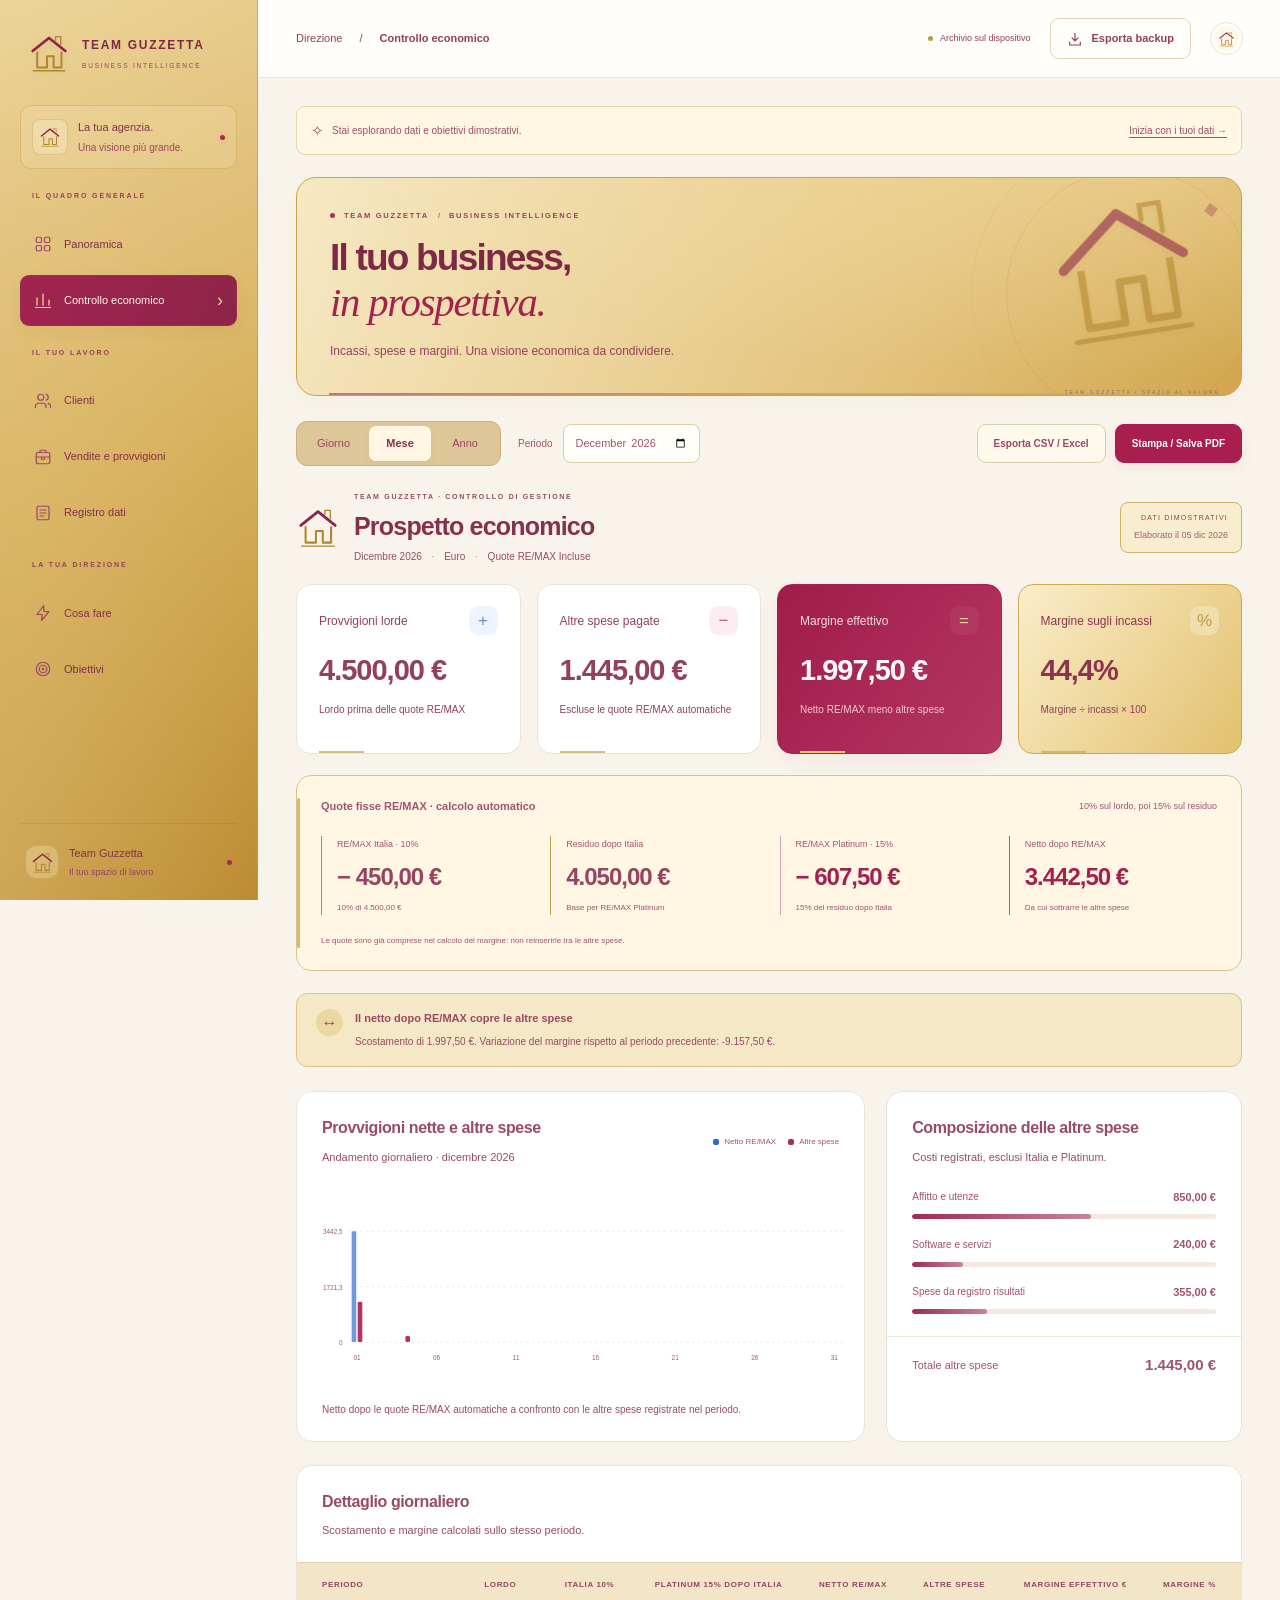
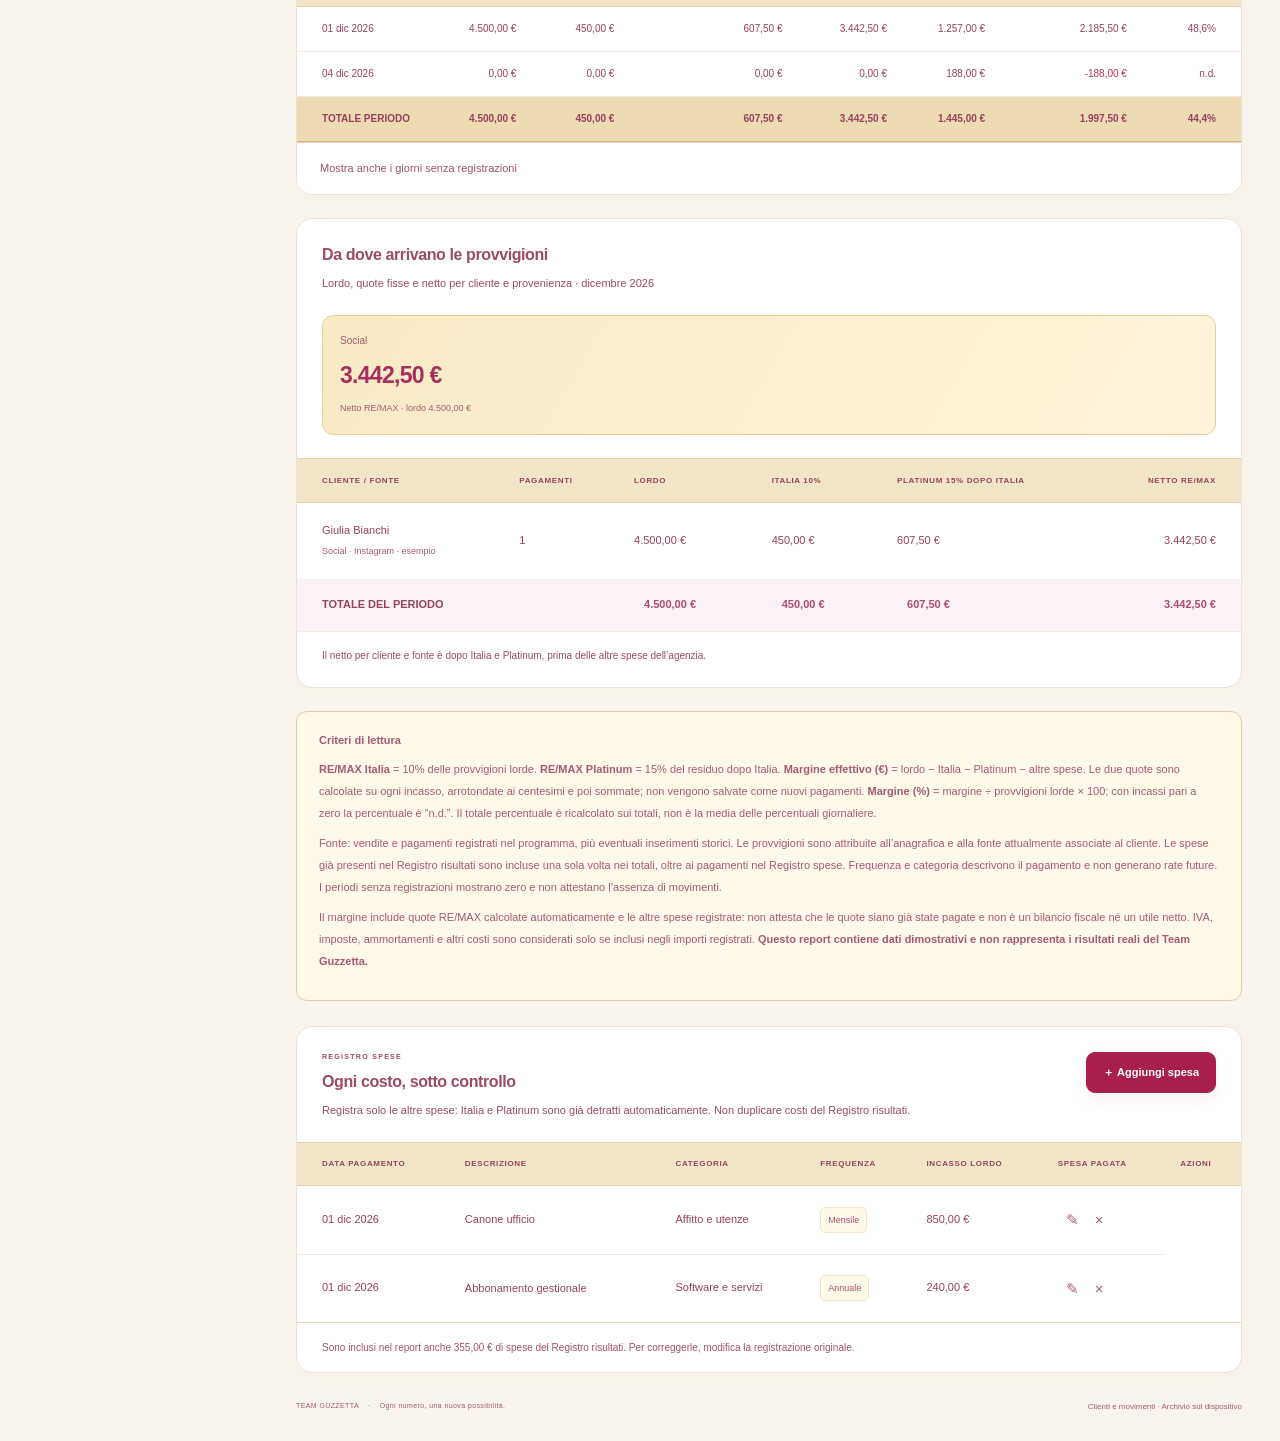
<file: docs/index.html>
<!doctype html>
<html lang="it"><head><meta charset="utf-8"><meta name="viewport" content="width=device-width,initial-scale=1"><meta name="theme-color" content="#c59a42"><link rel="icon" href="data:image/svg+xml,%3Csvg%20xmlns%3D%22http%3A//www.w3.org/2000/svg%22%20viewBox%3D%220%200%2064%2064%22%20fill%3D%22none%22%3E%3Cpath%20d%3D%22m7%2029%2025-20%2025%2020%22%20stroke%3D%22%238d244a%22%20stroke-width%3D%224%22%20stroke-linecap%3D%22round%22%20stroke-linejoin%3D%22round%22/%3E%3Cpath%20d%3D%22M14%2030v24h15V37h10v17h12V30%22%20stroke%3D%22%23b08530%22%20stroke-width%3D%223%22%20stroke-linejoin%3D%22round%22/%3E%3Cpath%20d%3D%22M42%2013V7h8v12M8%2059h48%22%20stroke%3D%22%23b08530%22%20stroke-width%3D%222%22%20stroke-linecap%3D%22round%22/%3E%3C/svg%3E"><link rel="manifest" href="./manifest.webmanifest"><meta name="mobile-web-app-capable" content="yes"><meta name="application-name" content="Team Guzzetta"><title>Team Guzzetta · Direzione</title><link rel="stylesheet" href="./style.css"></head><body>
<aside class="sidebar"><div class="logo"><span class="brand-symbol"><svg aria-hidden="true" xmlns="http://www.w3.org/2000/svg" viewBox="0 0 64 64" fill="none"><path d="m7 29 25-20 25 20" stroke="#8d244a" stroke-width="4" stroke-linecap="round" stroke-linejoin="round"/><path d="M14 30v24h15V37h10v17h12V30" stroke="#b08530" stroke-width="3" stroke-linejoin="round"/><path d="M42 13V7h8v12M8 59h48" stroke="#b08530" stroke-width="2" stroke-linecap="round"/></svg></span><div>TEAM GUZZETTA<small>BUSINESS INTELLIGENCE</small></div></div><div class="space-label"><span><svg aria-hidden="true" xmlns="http://www.w3.org/2000/svg" viewBox="0 0 64 64" fill="none"><path d="m7 29 25-20 25 20" stroke="#8d244a" stroke-width="4" stroke-linecap="round" stroke-linejoin="round"/><path d="M14 30v24h15V37h10v17h12V30" stroke="#b08530" stroke-width="3" stroke-linejoin="round"/><path d="M42 13V7h8v12M8 59h48" stroke="#b08530" stroke-width="2" stroke-linecap="round"/></svg></span><div>La tua agenzia.<small>Una visione più grande.</small></div><i></i></div><nav aria-label="Navigazione"><div class="nav-label">IL QUADRO GENERALE</div><button data-view="overview"><span><svg viewBox="0 0 24 24" fill="none" stroke="currentColor" stroke-width="1.65" stroke-linecap="round" stroke-linejoin="round" aria-hidden="true"><rect x="3" y="3" width="7" height="7" rx="1.5"/><rect x="14" y="3" width="7" height="7" rx="1.5"/><rect x="3" y="14" width="7" height="7" rx="1.5"/><rect x="14" y="14" width="7" height="7" rx="1.5"/></svg></span>Panoramica<span class="nav-arrow">›</span></button><button data-view="finance"><span><svg viewBox="0 0 24 24" fill="none" stroke="currentColor" stroke-width="1.65" stroke-linecap="round" stroke-linejoin="round" aria-hidden="true"><path d="M4 19V9m8 10V4m8 15v-7M2 22h20"/></svg></span>Controllo economico<span class="nav-arrow">›</span></button><div class="nav-label">IL TUO LAVORO</div><button data-view="clients"><span><svg viewBox="0 0 24 24" fill="none" stroke="currentColor" stroke-width="1.65" stroke-linecap="round" stroke-linejoin="round" aria-hidden="true"><path d="M16 21v-2a4 4 0 0 0-4-4H6a4 4 0 0 0-4 4v2m20 0v-2a4 4 0 0 0-3-3.87M16 3.13a4 4 0 0 1 0 7.75"/><circle cx="9" cy="7" r="4"/></svg></span>Clienti<span class="nav-arrow">›</span></button><button data-view="business"><span><svg viewBox="0 0 24 24" fill="none" stroke="currentColor" stroke-width="1.65" stroke-linecap="round" stroke-linejoin="round" aria-hidden="true"><rect x="3" y="6" width="18" height="15" rx="2"/><path d="M8 6V4a1 1 0 0 1 1-1h6a1 1 0 0 1 1 1v2M3 12h18m-11 0v3h4v-3"/></svg></span>Vendite e provvigioni<span class="nav-arrow">›</span></button><button data-view="data"><span><svg viewBox="0 0 24 24" fill="none" stroke="currentColor" stroke-width="1.65" stroke-linecap="round" stroke-linejoin="round" aria-hidden="true"><rect x="4" y="3" width="16" height="18" rx="2"/><path d="M8 8h8M8 12h8M8 16h5"/></svg></span>Registro dati<span class="nav-arrow">›</span></button><div class="nav-label">LA TUA DIREZIONE</div><button data-view="actions"><span><svg viewBox="0 0 24 24" fill="none" stroke="currentColor" stroke-width="1.65" stroke-linecap="round" stroke-linejoin="round" aria-hidden="true"><path d="m13 2-9 12h7l-1 8 10-12h-7z"/></svg></span>Cosa fare<span class="nav-arrow">›</span></button><button data-view="goals"><span><svg viewBox="0 0 24 24" fill="none" stroke="currentColor" stroke-width="1.65" stroke-linecap="round" stroke-linejoin="round" aria-hidden="true"><circle cx="12" cy="12" r="9"/><circle cx="12" cy="12" r="5"/><circle cx="12" cy="12" r="1"/></svg></span>Obiettivi<span class="nav-arrow">›</span></button></nav><div class="sidebar-quote"><span>✧</span><p>I risultati migliori<br>iniziano da una<br>direzione chiara.</p><small>PERSONE. NUMERI. POSSIBILITÀ.</small></div><div class="side-footer"><span class="avatar"><svg aria-hidden="true" xmlns="http://www.w3.org/2000/svg" viewBox="0 0 64 64" fill="none"><path d="m7 29 25-20 25 20" stroke="#8d244a" stroke-width="4" stroke-linecap="round" stroke-linejoin="round"/><path d="M14 30v24h15V37h10v17h12V30" stroke="#b08530" stroke-width="3" stroke-linejoin="round"/><path d="M42 13V7h8v12M8 59h48" stroke="#b08530" stroke-width="2" stroke-linecap="round"/></svg></span><div>Team Guzzetta<small>Il tuo spazio di lavoro</small></div><i></i></div></aside>
<div class="app"><header><div class="breadcrumb"><span class="breadcrumb-home">Direzione</span><span class="breadcrumb-separator">/</span><b id="crumb">Controllo economico</b></div><div class="header-end"><span class="local-dot">Archivio sul dispositivo</span><button class="btn" id="backup"><svg width="16" height="16" viewBox="0 0 24 24" fill="none" stroke="currentColor" stroke-width="1.7" aria-hidden="true"><path d="M12 3v12m-5-5 5 5 5-5M4 16v5h16v-5"/></svg> Esporta backup</button><span class="header-avatar" aria-hidden="true"><svg aria-hidden="true" xmlns="http://www.w3.org/2000/svg" viewBox="0 0 64 64" fill="none"><path d="m7 29 25-20 25 20" stroke="#8d244a" stroke-width="4" stroke-linecap="round" stroke-linejoin="round"/><path d="M14 30v24h15V37h10v17h12V30" stroke="#b08530" stroke-width="3" stroke-linejoin="round"/><path d="M42 13V7h8v12M8 59h48" stroke="#b08530" stroke-width="2" stroke-linecap="round"/></svg></span></div></header><section id="android-install" class="install-banner" hidden><div><strong>Team Guzzetta, anche sul telefono.</strong><span id="offline-status">Preparazione della modalità offline… Intanto puoi continuare a usare l’app.</span></div><button class="btn primary" id="install-app">Come installare</button></section><section id="mobile-update" class="install-banner update-banner" hidden><div><strong>È disponibile una nuova versione.</strong><span>Salva eventuali moduli aperti, poi aggiorna l’app.</span></div><button class="btn" id="update-app">Aggiorna</button></section><main id="main"></main><footer><span>TEAM GUZZETTA <b>·</b> Ogni numero, una nuova possibilità.</span><small>Clienti e movimenti · Archivio sul dispositivo</small></footer></div><dialog id="dialog"><div id="dialog-body"></div></dialog><div id="toast" role="status"></div><dialog id="install-help"><div class="dialog-head"><h2>Installa su Android</h2><button class="icon-btn" id="close-install-help" aria-label="Chiudi istruzioni">×</button></div><ol class="install-steps"><li>Apri questo indirizzo in <strong>Google Chrome</strong>, con la connessione attiva.</li><li>Tocca il menu <strong>⋮</strong> in alto a destra.</li><li>Scegli <strong>Aggiungi a schermata Home</strong> e poi <strong>Installa</strong>. Il nome può variare con la versione di Chrome.</li><li>Apri <strong>Team Guzzetta</strong> dall’icona sul telefono.</li></ol><p class="hint">I dati restano su questo dispositivo. Per portare quelli del PC, trasferisci il backup JSON sul telefono e usa Clienti → Ripristina backup. PC e telefono non si sincronizzano automaticamente.</p></dialog><script type="module" src="./app.js"></script><script type="module" src="./pwa.js"></script></body></html>
</file>
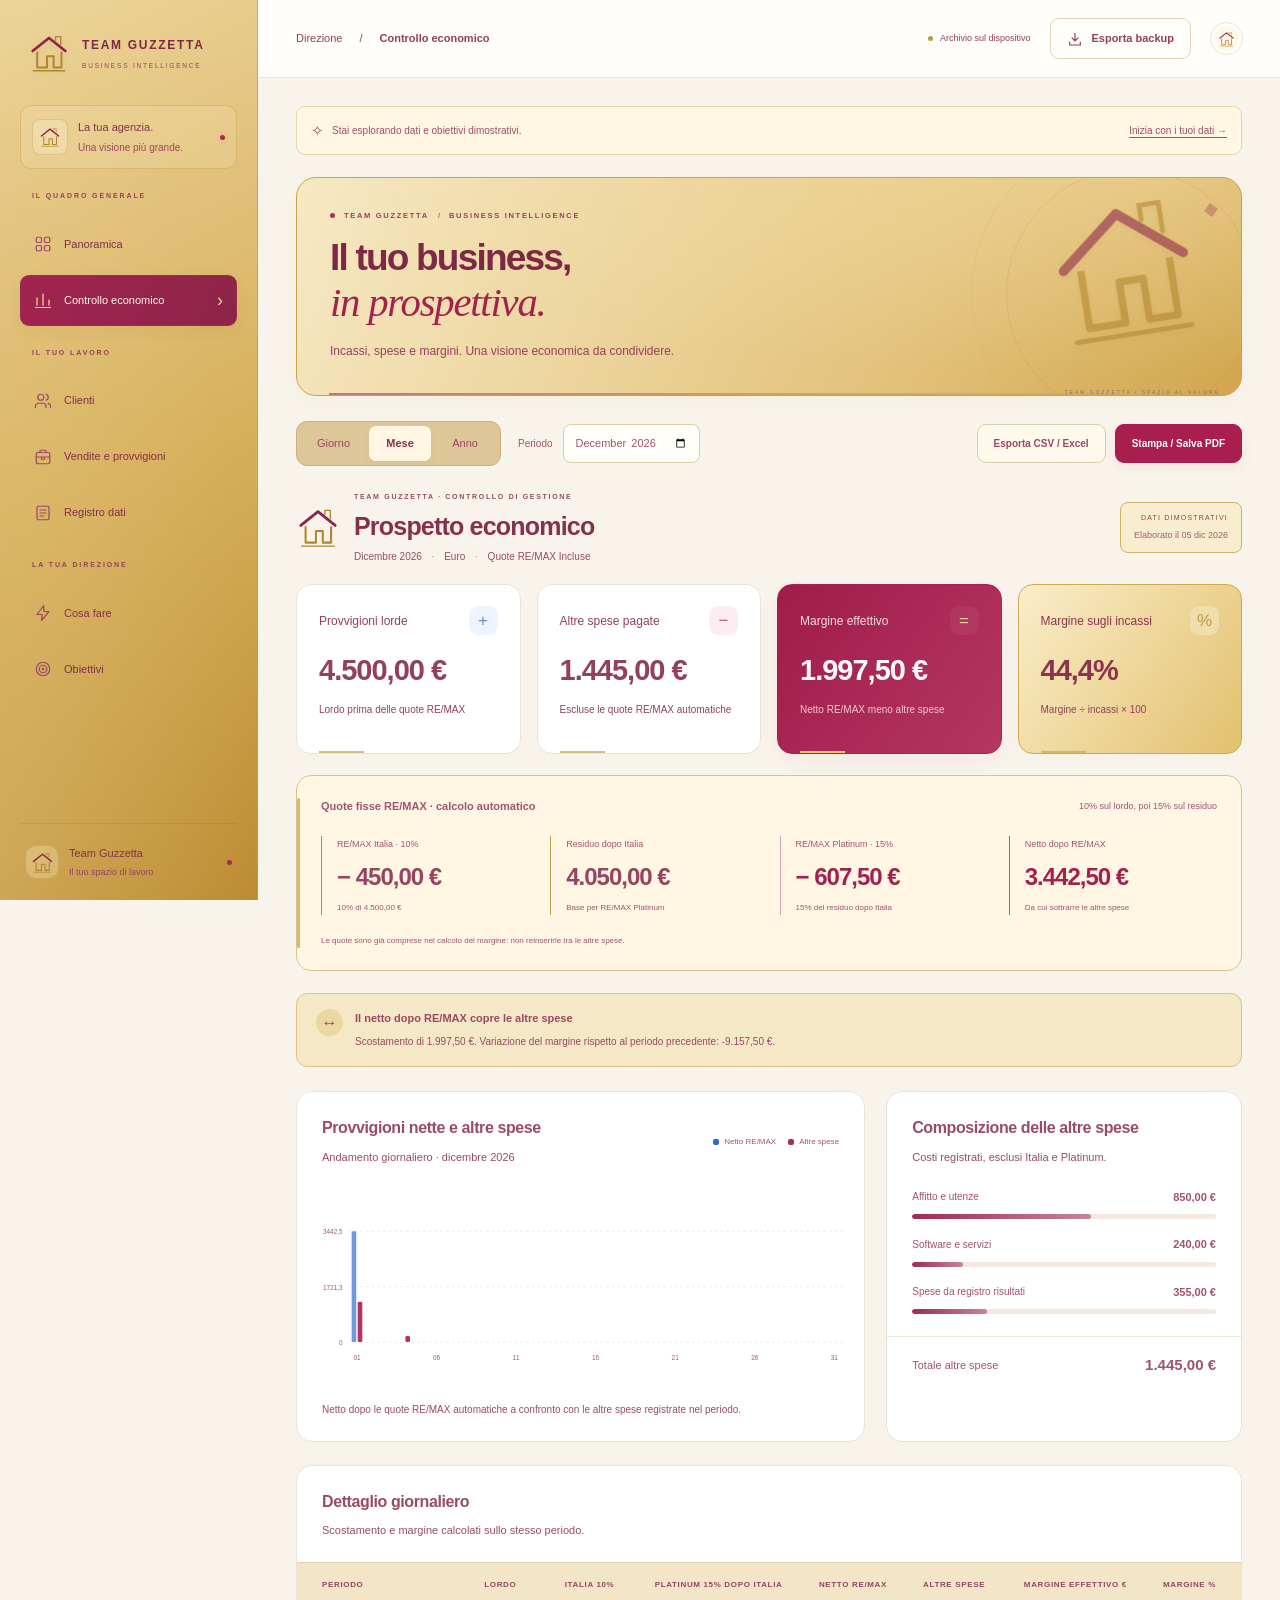
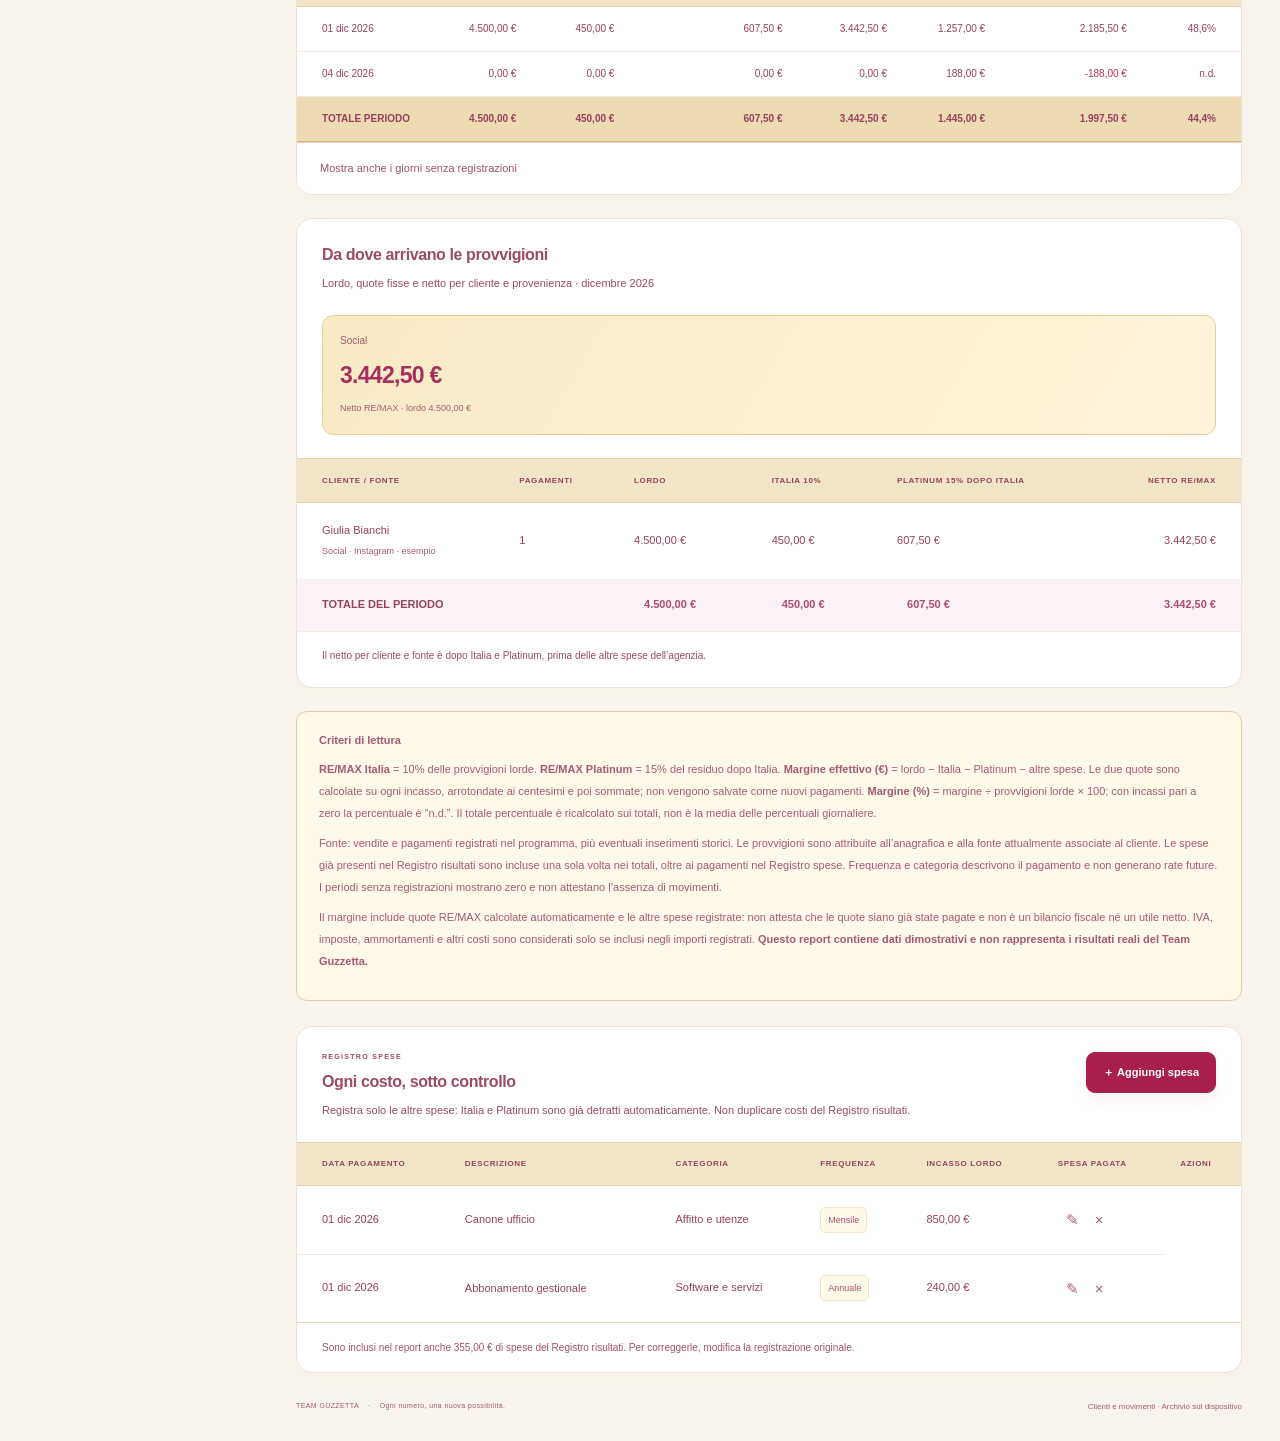
<file: TEAM-GUZZETTA-STATISTICHE-APRI.html>
<!doctype html>
<html lang="it"><head><meta charset="utf-8"><meta name="viewport" content="width=device-width,initial-scale=1"><meta name="theme-color" content="#c59a42"><link rel="icon" href="data:image/svg+xml,%3Csvg%20xmlns%3D%22http%3A//www.w3.org/2000/svg%22%20viewBox%3D%220%200%2064%2064%22%20fill%3D%22none%22%3E%3Cpath%20d%3D%22m7%2029%2025-20%2025%2020%22%20stroke%3D%22%238d244a%22%20stroke-width%3D%224%22%20stroke-linecap%3D%22round%22%20stroke-linejoin%3D%22round%22/%3E%3Cpath%20d%3D%22M14%2030v24h15V37h10v17h12V30%22%20stroke%3D%22%23b08530%22%20stroke-width%3D%223%22%20stroke-linejoin%3D%22round%22/%3E%3Cpath%20d%3D%22M42%2013V7h8v12M8%2059h48%22%20stroke%3D%22%23b08530%22%20stroke-width%3D%222%22%20stroke-linecap%3D%22round%22/%3E%3C/svg%3E"><title>Team Guzzetta · Direzione</title><style>:root{--nav:#112451;--nav-bottom:#101d3c;--ink:#172f57;--muted:#71829e;--paper:#f0f3f9;--line:#e5eaf3;--blue:#255bd4;--blue-soft:#eef3ff;--burgundy:#a81e4e;--burgundy-soft:#fbedf3;--gold:#dfb64e;--gold-soft:#fff8e6;--shadow:0 8px 28px #233b6a05;--radius:18px;color-scheme:light}*{box-sizing:border-box}body{margin:0;font:14px/1.5 'Segoe UI',Arial,sans-serif;color:var(--ink);background:var(--paper);-webkit-font-smoothing:antialiased}button,input,select,textarea{font:inherit}button{cursor:pointer;transition:background .18s,box-shadow .18s,transform .18s}button:focus-visible,a:focus-visible{outline:3px solid #e4be61;outline-offset:3px}button:disabled{cursor:default;opacity:.4}a{color:inherit;text-decoration:none}button svg{flex-shrink:0;vertical-align:middle}svg{display:block}[hidden]{display:none!important}
.sidebar{position:fixed;inset:0 auto 0 0;width:258px;background:radial-gradient(ellipse at 0 100%,#6f1f521f,transparent 65%),linear-gradient(170deg,var(--nav),var(--nav-bottom));padding:29px 20px 0;display:flex;flex-direction:column;color:#e5edff;overflow-y:auto;z-index:3}.sidebar>*{flex-shrink:0}.logo{display:flex;align-items:center;gap:12px;padding:0 8px;font-size:12px;font-weight:700;letter-spacing:1.7px}.logo small{font-size:6.5px;font-weight:500;letter-spacing:1.8px;color:#96a8cb;display:block;margin-top:7px}.space-label{display:flex;align-items:center;gap:10px;margin:34px 0 24px;padding:13px 11px;border:1px solid #ffffff0e;border-radius:11px;background:#ffffff04;font-size:11px;font-weight:500}.space-label>span{font-size:10px;background:#ffffff09;border:1px solid #ffffff0b;color:#d3bd84;padding:10px 7px;border-radius:8px}.space-label small{display:block;font-weight:400;font-size:10px;color:#8c9fbe;margin-top:4px}.space-label>i{width:5px;height:5px;background:#e5bd64;border-radius:50%;margin-left:auto;box-shadow:0 0 0 4px #e5bd6408}.nav-label{font-size:7px;font-weight:600;letter-spacing:1.9px;color:#7a90b5;margin:21px 12px 12px}nav{display:grid;gap:5px}nav .nav-label:first-child{margin-top:0}nav button{display:flex;align-items:center;gap:12px;padding:12px 13px;width:100%;text-align:left;background:none;border:1px solid transparent;border-radius:9px;color:#a6b7d7;font-size:11px;font-weight:500;min-height:45px}nav button>span:first-child{width:18px;color:#91a9d1;flex-shrink:0}nav button svg{height:18px;width:18px}.nav-arrow{margin-left:auto;font-size:18px;font-weight:300;opacity:0;color:#f0d38d}nav button:hover{background:#ffffff06;color:#fff}nav button.active{background:linear-gradient(105deg,#a72251,#8c214d);border-color:#ba4e7433;color:#fff6f9;box-shadow:0 5px 16px #080f2512}nav button.active>span:first-child{color:#f2d38c}nav button.active .nav-arrow{opacity:1}.sidebar-quote{position:relative;padding:25px 14px 19px;margin-top:22px;border-top:1px solid #ffffff0a}.sidebar-quote>span{font-size:29px;color:#ddba62}.sidebar-quote p{font:italic 20px/1.55 Georgia,serif;color:#dce4f6;margin:10px 0 17px}.sidebar-quote small{font-size:6.5px;letter-spacing:1.6px;color:#7d94bb}.side-footer{display:flex;align-items:center;gap:10px;font-size:11px;margin-top:auto;padding:21px 5px;border-top:1px solid #ffffff0a}.avatar{display:flex;align-items:center;justify-content:center;width:34px;height:34px;border-radius:11px;background:#ffffff0a;color:#e3c779;font-size:10px}.side-footer small{font-size:9px;color:#8096ba;display:block;margin-top:4px}.side-footer>i{width:5px;height:5px;background:#d4b461;border-radius:50%;margin-left:auto}
.app{margin-left:258px}header{height:78px;display:flex;align-items:center;justify-content:space-between;padding:0 38px;background:#ffffffd9;border-bottom:1px solid var(--line);backdrop-filter:blur(12px)}.breadcrumb{display:flex;gap:17px;align-items:center;font-size:11px}.breadcrumb-home{color:#95a2ba}.breadcrumb-separator{color:#c5cddd}#crumb{font-weight:600;color:#4c648a}.header-end{display:flex;align-items:center;gap:20px}.local-dot{display:flex;align-items:center;gap:7px;font-size:9px;color:#889ab5}.local-dot:before{content:'';width:5px;height:5px;background:#d4b25a;border-radius:50%}.header-avatar{width:31px;height:31px;display:flex;align-items:center;justify-content:center;background:#f1e7ed;color:#a45c7c;border:3px solid white;outline:1px solid #ede8ee;border-radius:50%;font-size:9px;font-weight:650}.btn{border:1px solid #dfe6f2;border-radius:9px;background:#fff;color:#5071a6;font-size:11px;font-weight:600;padding:11px 16px;display:inline-flex;align-items:center;justify-content:center;gap:8px;white-space:nowrap;min-height:39px}.btn:hover{background:#f3f6fe;border-color:#bed0ee;transform:translateY(-1px)}.btn.primary{background:var(--burgundy);border-color:var(--burgundy);color:#fff;box-shadow:0 5px 14px #a81e4e12}.btn.primary:hover{background:#8d1641;border-color:#8d1641}.btn.income-action{background:var(--blue);border-color:var(--blue);color:white;box-shadow:0 5px 14px #255bd412}.btn.income-action:hover{background:#1749b8}.btn.expense-action{background:var(--burgundy);border-color:var(--burgundy);color:#fff;box-shadow:0 5px 14px #a81e4e12}.btn.expense-action:hover{background:#8f1742}.movement-actions{position:relative;z-index:1;display:flex;gap:10px;align-items:center;flex-shrink:0}.movement-actions .btn>span{font-size:19px;line-height:12px}.icon-btn{border:0;background:none;border-radius:6px;padding:6px 8px;color:#8d9fbc;font-size:15px;line-height:1.3}.icon-btn:hover{background:var(--blue-soft);color:#2b5ab5}.text-btn{width:100%;display:flex;align-items:center;justify-content:space-between;padding:17px 23px;background:#fff;border:0;border-top:1px solid var(--line);color:#5277b9;font-size:11px;font-weight:500}.text-btn:hover{background:#f8faff}
main{max-width:1600px;margin:auto;padding:28px 38px}.notice{display:flex;align-items:center;flex-wrap:wrap;gap:8px;background:#fffbef;border:1px solid #f0e4c0;border-radius:9px;padding:10px 14px;font-size:10px;color:#a58e51;line-height:1.8;margin-bottom:22px}.notice>span{font-size:15px;color:#c9a24f}.notice button{margin-left:auto;font-size:10px;color:#b96a78;padding:0;border:0;background:none;text-decoration:underline;text-underline-offset:3px}.notice.danger{background:#fff0f3;color:#ac647a;border-color:#f1d5df}.page-heading{position:relative;isolation:isolate;display:flex;align-items:center;justify-content:space-between;gap:25px;overflow:hidden;min-height:204px;padding:32px 33px;background:radial-gradient(ellipse at 90% 10%,#2b4c8a55,transparent 60%),linear-gradient(120deg,#142c5d,#203b70);border:1px solid #263f72;border-radius:20px;box-shadow:var(--shadow);margin-bottom:25px}.hero-copy{position:relative;z-index:1;max-width:68%}.eyebrow{font-size:7.5px;letter-spacing:1.7px;font-weight:650;color:#9a89a1;display:flex;align-items:center;gap:9px;margin-bottom:16px}.hero-live{display:inline-block;flex-shrink:0;width:5px;height:5px;background:var(--gold);border-radius:50%}.hero-slash{color:#c3b2c6;letter-spacing:0}.page-heading h1{font:650 37px/1.14 'Segoe UI',Arial,sans-serif;letter-spacing:-1.8px;color:#f7f9ff;margin:0 0 14px;max-width:640px}.page-heading p{font-size:12px;line-height:1.9;color:#aabbdc;margin:0;max-width:570px}.page-heading>.btn{position:relative;z-index:1}.page-heading:after{content:'';position:absolute;left:32px;bottom:0;right:32px;height:2px;background:linear-gradient(90deg,var(--gold),#c97a96 25%,transparent 75%);opacity:.65}.hero-art{position:absolute;width:300px;height:230px;right:-13px;bottom:-13px;color:#dfbd71;pointer-events:none;z-index:0;opacity:.9}.hero-art>svg{position:absolute;right:5px;bottom:30px;width:230px;height:135px;opacity:.4}.art-orbit{position:absolute;border:1px solid #d5b86320;border-radius:50%;width:250px;height:250px;top:-9px;right:-2px}.orbit-two{height:320px;width:320px;top:-44px;right:-37px;border-color:#d5b86312}.art-caption{position:absolute;bottom:12px;right:34px;font-size:5px;letter-spacing:2px;color:#b4b5c2}.art-gold-square{position:absolute;height:10px;width:10px;background:#e7c76e;transform:rotate(35deg);top:27px;right:38px;opacity:.5}.period-bar{display:flex;align-items:center;justify-content:space-between;gap:18px;border-bottom:1px solid #e0e6f1;padding-bottom:17px;margin-bottom:22px}.period{display:flex;align-items:center;gap:14px}.period>span{font-size:8px;letter-spacing:1.1px;color:#91a0b8}.period input,.finance-date input{font-size:11px;color:#5575a3;background:white;border:1px solid #dce5f3;border-radius:8px;padding:9px 11px}.period-note{display:flex;align-items:center;gap:8px;font-size:10px;color:#9aa9bf}.period-note>i{height:3px;width:3px;background:#bdc8d9;border-radius:50%}.hide-period{display:none}
.kpis{display:grid;grid-template-columns:repeat(4,minmax(0,1fr));gap:16px}.kpi{position:relative;min-width:0;border:1px solid #e1e8f4;border-radius:15px;padding:21px 22px;background:#fff;box-shadow:var(--shadow);overflow:hidden}.kpi:after{content:'';position:absolute;bottom:0;left:22px;width:45px;height:2px;background:#c8d5ee}.kpi-label{display:flex;align-items:center;justify-content:space-between;gap:6px;font-size:12px;color:#7388ac;font-weight:500}.kpi-label>span{display:flex;align-items:center;justify-content:center;height:29px;width:29px;flex-shrink:0;border-radius:9px;background:#edf3ff;color:#6a8bcc;font-size:17px;font-weight:400}.kpi>strong{display:block;margin:12px 0;font-size:33px;line-height:1.2;font-weight:650;letter-spacing:-1.3px;color:#234675;white-space:nowrap;font-variant-numeric:tabular-nums}.kpi-note{font-size:9px;color:#94a3bb;line-height:1.8}.kpi-note>span{border-radius:5px;font-size:8px;padding:3px 5px;margin-right:3px}.up{background:#eef4ff;color:#6582b5}.down{background:#fff0e9;color:#bb9077}.neutral{background:#f1f3f8;color:#9babbe}.kpi.featured{background:linear-gradient(125deg,#a01c4a,#b53662);border-color:#a72452;box-shadow:0 7px 18px #a81e4e0d}.kpi.featured:after{background:#edc26c}.kpi.featured .kpi-label{color:#f3d4df}.kpi.featured .kpi-label>span{background:#ffffff0c;color:#f1d391}.kpi.featured>strong{color:#fffaf9}.kpi.featured .kpi-note{color:#e4b5c7}.comparison-note{font-size:9px;color:#a3b0c4;margin:12px 0 25px;line-height:1.7}.panel{background:#fff;border:1px solid var(--line);border-radius:16px;box-shadow:var(--shadow);overflow:hidden}.panel-head{display:flex;align-items:center;justify-content:space-between;gap:17px;padding:25px 25px 21px}.panel h2{font-size:16px;font-weight:650;letter-spacing:-.4px;color:#2d4c7c;margin:0;line-height:1.4}.panel-head p{font-size:11px;color:#97a6bd;line-height:1.9;margin:7px 0 0}.panel-head select{border:1px solid #e2e8f4;background:#fff;color:#8097bb;border-radius:7px;font-size:10px;padding:9px 10px;max-width:175px}.dashboard-grid{display:grid;grid-template-columns:minmax(0,1.6fr) minmax(280px,1fr);gap:21px}.bottom-grid{margin-top:21px}.chart-scroll{padding:2px 12px 0}.chart{display:block;height:auto;width:100%;min-height:185px;overflow:visible}.chart-bar{fill:#7f9fe0;transition:fill .2s}.chart-bar:hover{fill:#a72856}.gridline{stroke:#edf1f8;stroke-dasharray:3 5}.axis{font:9px 'Segoe UI',Arial;fill:#9fb0ca}.chart-footer{display:flex;align-items:center;justify-content:space-between;gap:15px;padding:15px 25px 22px;font-size:9px;color:#94a8c5}.chart-footer>span:first-child{display:flex;align-items:center;gap:6px}.chart-footer i{height:5px;width:5px;border-radius:50%;background:#849ed9}.priorities .panel-head{padding-bottom:12px}.small{font-size:7px;letter-spacing:1.3px;color:#bd9b71;margin-bottom:8px}.spark{font-size:27px;color:#d5b466}.priority{display:flex;align-items:flex-start;gap:12px;padding:16px 25px;border-bottom:1px solid #f0f3f9}.priority:last-of-type{border:0}.priority-number{display:flex;align-items:center;justify-content:center;flex-shrink:0;width:27px;height:27px;border-radius:8px;background:#f9eef4;color:#b97394;font-size:9px}.priority strong{display:block;color:#5c7ba8;font-size:11px;font-weight:550;line-height:1.8}.priority p{font-size:10px;color:#96a9c4;line-height:1.8;margin:4px 0 0}.priority-dot{height:5px;width:5px;border-radius:50%;background:#8ba5cf;margin-left:auto;margin-top:10px;flex-shrink:0}.priority-dot.behind,.priority-dot.closed{background:#daba73}.funnel{padding:0 25px 5px}.funnel-row{display:flex;align-items:center;gap:12px;padding:11px 0;color:#8098bc;font-size:11px}.step-number{font-size:8px;color:#bfccde;min-width:14px}.funnel-row>span:nth-child(2){width:92px}.funnel-row strong{min-width:20px;text-align:right;font-size:12px;font-weight:600;color:#4c70a6}.bar-track{flex:1;height:8px;background:#f1f4fb;border-radius:5px;overflow:hidden}.bar-track>div{height:100%;border-radius:5px;background:linear-gradient(90deg,#2b60c6,#8ca9e0)}.funnel-row:nth-child(4) .bar-track>div{background:linear-gradient(90deg,#a21e4d,#cd88a4)}.funnel-row:nth-child(5) .bar-track>div{background:#c8809d}.funnel-row:nth-child(6) .bar-track>div{background:#d8b967}.panel-footnote{font-size:10px;line-height:1.9;color:#a0afc6;margin:14px 25px 22px}.finance-line{display:flex;align-items:center;justify-content:space-between;gap:15px;border-bottom:1px solid #eff2f8;padding:15px 0;margin:0 25px;font-size:11px;color:#91a5c1}.finance-line strong{font-size:12px;font-weight:550;color:#5a7db3;white-space:nowrap}.finance-total{display:flex;align-items:center;justify-content:space-between;gap:15px;padding:19px 16px;border:1px solid #eee0bc;border-radius:9px;background:#fffaed;margin:22px 25px 18px;font-size:11px;color:#b79c61}.finance-total strong{color:#a92b58;font-weight:600;font-size:25px;letter-spacing:-1px}.empty{padding:44px 25px;text-align:center;color:#a0b0c9;font-size:12px;line-height:2}.empty .btn{margin-top:17px}.celebrate{padding:25px;color:#71998e;font-size:14px}.celebrate p{font-size:11px;color:#98a9bf;line-height:1.8}
.finance-toolbar{display:flex;align-items:center;flex-wrap:wrap;gap:17px;margin-bottom:26px}.segmented{display:flex;gap:3px;padding:4px;border:1px solid #dce4f3;border-radius:11px;background:#e8edf7}.segmented button{font-size:11px;color:#8ba0c2;border:0;background:none;padding:9px 16px;border-radius:7px;min-width:62px}.segmented button.active{background:#fff;color:#3664ae;font-weight:650;box-shadow:0 3px 8px #17315e0b}.finance-date{display:flex;align-items:center;gap:10px;font-size:10px;color:#91a3be}.finance-date input{min-height:38px;max-width:180px}.report-actions{margin-left:auto;display:flex;gap:9px}.report-actions .btn{font-size:10px}.report-heading{display:flex;align-items:center;justify-content:space-between;gap:20px;padding:0 0 20px}.report-heading .eyebrow{font-size:7px;color:#b4758f;letter-spacing:1.7px;margin-bottom:9px}.report-heading h2{font:600 25px/1.2 'Segoe UI',Arial;letter-spacing:-.8px;color:#274977;margin:0 0 8px}.report-heading p{font-size:10px;color:#95a6bf;margin:0;text-transform:capitalize}.report-heading p>span{margin:0 7px;color:#c4cedd}.report-stamp{border:1px solid #eddfbb;border-radius:8px;background:#fffaf0;padding:10px 13px;font-size:7px;letter-spacing:1.2px;color:#b19a62;text-align:right}.report-stamp small{display:block;font-size:9px;letter-spacing:0;color:#bdad88;margin-top:5px}.economic-kpis{gap:16px;margin-bottom:21px}.economic-kpis .kpi>strong{font-size:29px;margin:18px 0 12px;letter-spacing:-1px}.economic-kpis .kpi p{font-size:10px;color:#8c9fbd;margin:0;line-height:1.9;min-height:32px}.economic-kpis .featured p{color:#ebbacd}.economic-kpis .kpi:nth-child(2) .kpi-label>span{background:#fcedf3;color:#b15c7c}.economic-kpis .kpi:nth-child(4){background:linear-gradient(125deg,#fff9e8,#fff2c9);border-color:#ecdfb9}.economic-kpis .kpi:nth-child(4):after{background:#d7b657}.economic-kpis .kpi:nth-child(4)>strong{color:#a17d31}.economic-kpis .kpi:nth-child(4) .kpi-label{color:#b69d63}.economic-kpis .kpi:nth-child(4) .kpi-label>span{background:#efdea9;color:#bd993e}.negative,.economic-kpis .negative{color:#b2315c!important}.economic-kpis .featured .negative{color:#ffe59c!important}.economic-callout{display:flex;align-items:flex-start;gap:12px;border:1px solid #dce7fa;background:#edf4ff;padding:15px 19px;border-radius:11px;margin-bottom:24px}.economic-callout>span{display:flex;align-items:center;justify-content:center;height:27px;width:27px;border-radius:50%;background:#dfeaff;color:#6591d5;font-size:16px;flex-shrink:0}.economic-callout strong{display:block;font-size:11px;color:#6288c5;font-weight:600;line-height:1.8}.economic-callout p{font-size:10px;line-height:1.9;color:#97aed0;margin:3px 0 0}.economic-callout.loss{background:#fff0f5;border-color:#f0d8e3}.economic-callout.loss>span{background:#f6dce7;color:#bd5f82}.economic-callout.loss strong{color:#b35278}.economic-callout.loss p{color:#c087a0}.report-grid{margin-bottom:23px}.chart-legend{display:flex;gap:12px;font-size:8px;color:#8ba0be;white-space:nowrap}.chart-legend span{display:flex;align-items:center;gap:5px}.chart-legend span:before{content:'';width:6px;height:6px;border-radius:2px;background:#2f66d2}.chart-legend span:nth-child(2):before{background:#ad2a5a}.income-bar{fill:#3b70d4}.expense-bar{fill:#b63261}.economic-chart{min-height:195px}.cost-list{padding:0 25px 5px}.cost-row{margin-bottom:17px}.cost-row>div:first-child{display:flex;justify-content:space-between;align-items:center;gap:14px;color:#93a5bf;font-size:10px}.cost-row strong{color:#6484b4;white-space:nowrap;font-size:11px;font-weight:550}.cost-track{height:5px;overflow:hidden;border-radius:4px;background:#f8eff5;margin-top:9px}.cost-track i{display:block;height:100%;background:linear-gradient(90deg,#aa2455,#d898b0);border-radius:4px}.cost-total{display:flex;align-items:center;justify-content:space-between;padding:17px 25px;border-top:1px solid #f0f2f8;color:#9aaac2;font-size:11px}.cost-total strong{font-size:15px;font-weight:650;color:#a92b58}.financial-detail{margin-bottom:23px}.financial-table th{white-space:normal;min-width:92px;line-height:1.7}.financial-table th:first-child{min-width:125px}.financial-table td:not(:first-child),.financial-table th:not(:first-child){text-align:right}.financial-table td:last-child,.financial-table th:last-child{padding-right:25px}.financial-table td{padding-top:13px;padding-bottom:13px;font-size:10px}.financial-table tfoot td{background:#f1f5fd;color:#5075ad;border-top:1px solid #dde6f6;font-weight:650}.methodology{border:1px solid #ede4cb;border-radius:11px;background:#fffcf3;padding:20px 22px;margin-bottom:25px}.methodology h3{font-size:11px;font-weight:650;color:#b5a06a;margin:0 0 10px}.methodology p{font-size:11px;line-height:2;color:#8b97ad;margin:8px 0}.methodology b{font-weight:650;color:#a59a7d}.frequency{display:inline-flex;padding:4px 7px;border:1px solid #f0e5c9;background:#fff9e9;color:#b69b59;border-radius:5px;font-size:9px}.legacy-note{border-top:1px solid var(--line);padding:15px 25px;color:#9cacc5;font-size:10px;line-height:1.9}.expense-ledger .panel-head{align-items:flex-start}.expense-ledger .panel-head p{max-width:600px}.expense-description{margin-top:18px}
.royalty-breakdown{position:relative;border:1px solid #ecdcb5;background:#fffcf4;border-radius:15px;padding:22px 24px;margin-bottom:22px;overflow:hidden}.royalty-breakdown:before{content:'';position:absolute;left:0;top:22px;bottom:22px;width:3px;background:#dfba5a;border-radius:3px}.royalty-title{display:flex;align-items:center;justify-content:space-between;gap:15px;margin-bottom:21px}.royalty-title strong{color:#a99153;font-size:11px;font-weight:650}.royalty-title>span{font-size:9px;color:#bba878}.royalty-steps{display:grid;grid-template-columns:repeat(4,minmax(0,1fr));gap:21px}.royalty-steps>div{border-left:1px solid #ead9aa;padding-left:15px;min-width:0}.royalty-steps>div:nth-child(2){border-color:#bbcdf1}.royalty-steps>div:nth-child(3){border-color:#dda0b6}.royalty-steps>div:last-child{border-color:#b8567e}.royalty-steps span{font-size:9px;color:#b5a379;display:block;line-height:1.8}.royalty-steps strong{display:block;font-weight:600;font-size:24px;line-height:1.3;letter-spacing:-1px;color:#927c49;margin:9px 0;overflow-wrap:anywhere;font-variant-numeric:tabular-nums}.royalty-steps>div:nth-child(2) strong{color:#6a8fc9}.royalty-steps>div:nth-child(3) strong,.royalty-steps>div:last-child strong{color:#ad3361}.royalty-steps small{display:block;font-size:8px;color:#bbad8c;line-height:1.8}.royalty-breakdown>p{font-size:8px;color:#bfac78;line-height:1.9;margin:18px 0 0}.royalty-breakdown.compact{padding:18px 17px;margin:19px 0 0;border-radius:11px}.compact .royalty-title{display:block;margin-bottom:18px}.compact .royalty-title>span{display:block;margin-top:6px}.compact .royalty-steps{grid-template-columns:1fr 1fr;gap:19px 14px}.compact .royalty-steps strong{font-size:21px}
.table-wrap{overflow:auto}table{border-collapse:collapse;width:100%;white-space:nowrap;text-align:left}th{font-size:8px;font-weight:600;letter-spacing:.65px;color:#8fa3c3;padding:15px;background:#f4f7fd;border-top:1px solid #e9eef7;border-bottom:1px solid #e9eef7}td{padding:18px 15px;border-bottom:1px solid #edf1f8;color:#7893ba;font-size:11px;line-height:1.8}th:first-child,td:first-child{padding-left:25px}tbody tr:last-child td{border-bottom:0}tbody tr:hover{background:#fbfcff}td.notes{white-space:normal;min-width:170px;max-width:260px;line-height:1.9}.count{font-size:10px;font-weight:600;padding:3px 7px;color:#b1678a;background:#f8edf3;border-radius:5px;vertical-align:middle;margin-left:6px}.source-tag{border:1px solid #eddae4;background:#fcf3f7;border-radius:5px;color:#b87896;font-size:9px;padding:6px 8px}.source-tag:hover{border-color:#c98aa6}.client-toolbar{padding:0 25px 23px;display:flex;align-items:flex-end;gap:15px}.search-client{flex:1;max-width:490px}.client-table td{line-height:2}.client-name-btn{background:none;border:0;padding:0;color:#365b93;font-size:12px;font-weight:650;text-align:left}.client-name-btn:hover{color:#a72758}.client-table a{color:#8099bf}.client-table a:hover{color:#a82a59;text-decoration:underline}.client-income{font-weight:650;color:#ab2b5a!important;font-variant-numeric:tabular-nums}.source-pill{display:inline-flex;font-size:9px;color:#b47998;background:#fcf2f7;border:1px solid #efdee8;padding:4px 7px;border-radius:6px;line-height:1.5}.client-source-detail{display:block;font-size:9px;line-height:1.8;color:#a3b1c8;margin-top:5px}.incomplete-label{display:block;font-size:9px;color:#b99e69;margin-top:5px}.client-details{margin:0}.client-details>div{padding:13px 0;border-bottom:1px solid #edf1f8}.client-details dt{font-size:10px;color:#9aabc5;margin-bottom:6px}.client-details dd{margin:0;color:#5776a6;font-size:13px;overflow-wrap:anywhere}.client-income-total{padding:20px;border:1px solid #edd9e3;background:#fdf3f7;border-radius:11px;margin:22px 0}.client-income-total>span{display:block;font-size:11px;color:#be8ca4}.client-income-total>strong{display:block;font-size:30px;font-weight:600;letter-spacing:-1px;margin:10px 0;color:#aa2c59}.client-income-total>small{display:block;font-size:10px;line-height:1.9;color:#bd8fa6}.client-payments>div{display:flex;align-items:flex-start;justify-content:space-between;gap:17px;padding:14px 0;border-bottom:1px solid #edf1f8;font-size:10px;color:#9cafca;line-height:1.9}.client-payments strong{color:#7192c3;white-space:nowrap;font-weight:550}.native-sales .panel-head{align-items:flex-start}.native-sales .panel-head>.btn{flex-shrink:0}.native-movements{margin-top:23px}.native-sales td small,.native-movements td small{font-size:9px;color:#a3b4ce;line-height:1.9}.movement-badge{display:inline-flex;align-items:center;padding:5px 8px;background:#edf3ff;color:#4f78be;border:1px solid #e4ecfc;border-radius:6px;font-size:9px;font-weight:600;line-height:1.5;margin-bottom:5px}.movement-badge.expense{background:#fceef5;color:#b1547b;border-color:#f4dfe9}.income-column{color:#3c6bc0;font-weight:600;font-variant-numeric:tabular-nums}.expense-column{color:#b44772;font-weight:600;font-variant-numeric:tabular-nums}.attribution-report{margin-bottom:23px}.attribution-report th{white-space:normal;min-width:85px;line-height:1.7}.attribution-report th:last-child,.attribution-report td:last-child{text-align:right;padding-right:25px}.attribution-report td small{font-size:9px;color:#a4b2c8;line-height:1.9}.attribution-report tfoot td{padding:16px 25px;background:#fbf2f7;color:#ad4c76;font-weight:600}.attribution-sources{display:grid;grid-template-columns:repeat(auto-fit,minmax(150px,1fr));gap:14px;padding:0 25px 23px}.attribution-sources>div{padding:17px;border-radius:11px;background:linear-gradient(120deg,#faf3f8,#fbf6fa);border:1px solid #f0e2ed}.attribution-sources span{font-size:10px;color:#b487a3;display:block}.attribution-sources strong{display:block;font-size:23px;letter-spacing:-.7px;color:#a82e60;font-weight:600;margin-top:10px}.attribution-sources small{font-size:9px;color:#bc9ab0;display:block;line-height:1.9;margin-top:7px}
.actions-intro{display:flex;align-items:center;gap:17px;background:#eaf0fc;border:1px solid #dae5fa;border-radius:15px;padding:24px;margin-bottom:23px}.actions-intro>span{font-size:34px;color:#c4a363}.actions-intro h2{font-size:19px;letter-spacing:-.5px;color:#4870b2;font-weight:600;margin:0 0 9px}.actions-intro p{font-size:11px;color:#91a7cc;line-height:1.9;margin:0;max-width:630px}.actions-intro .btn{flex-shrink:0;margin-left:auto}.action-cards{display:grid;grid-template-columns:repeat(3,minmax(0,1fr));gap:19px}.action-card{padding:24px}.action-card-top{display:flex;justify-content:space-between;align-items:center;gap:8px;font-size:7px;letter-spacing:1.4px;color:#a6b4c9;margin-bottom:24px}.status{font-size:8px;letter-spacing:0;padding:4px 7px;background:#eef4ff;color:#8ca2c8;border-radius:5px;white-space:nowrap}.status.behind{background:#fff8e6;color:#baa360}.status.closed{background:#f1f3f8;color:#a5b1c6}.status.done{background:#edf4ff;color:#6e90c8}.action-card h2{font-size:17px;color:#496daa;margin-bottom:17px}.action-values{display:flex;align-items:baseline;gap:9px}.action-values strong{font-size:29px;font-weight:600;color:#31598e;letter-spacing:-1px}.action-values>span{color:#b4c0d4;font-size:12px}.progress{height:5px;border-radius:4px;background:#f5edf4;margin:17px 0;overflow:hidden}.progress>i{display:block;height:100%;border-radius:4px;background:linear-gradient(90deg,#ad2d5b,#d996b0)}.action-card>p{font-size:11px;color:#99abc7;line-height:2;min-height:65px}.action-card>p b{color:#ba7b99;font-weight:550}.suggestion{padding-top:17px;border-top:1px solid #edf1f8;margin-top:20px}.suggestion>span{font-size:7px;letter-spacing:1.3px;color:#baa26d}.suggestion p{font-size:11px;color:#94a8c7;line-height:2;margin:9px 0 0}.goals-panel form{padding:0 25px 25px;max-width:850px}.goal-grid{display:grid;grid-template-columns:repeat(2,minmax(0,1fr));gap:18px}.full-field{grid-column:1/-1}.field{display:grid;gap:9px;font-size:12px;color:#738eb6;min-width:0}.field input,.field textarea,.field select{width:100%;min-width:0;font-size:13px;color:#45679f;border:1px solid #dfe7f5;background:#fbfcff;border-radius:8px;padding:12px 13px;line-height:1.5}.field input:focus,.field textarea:focus,.field select:focus{outline:2px solid #b3c7ec;outline-offset:1px}.field input::placeholder,.field textarea::placeholder{color:#b0bed3}.field textarea{resize:vertical;min-height:90px}.hint{font-size:11px;color:#99abc5;line-height:2}.form-actions{display:flex;align-items:center;justify-content:flex-end;flex-wrap:wrap;gap:9px;margin-top:27px}.form-actions .hint{margin-right:auto}.movement-kind{display:flex;align-items:flex-start;gap:13px;border:1px solid #dce7fc;background:#f1f6ff;border-radius:12px;padding:18px;margin-bottom:24px;color:#8ba9d7}.movement-kind>span{width:32px;height:32px;background:#e2ecff;color:#5382ce;border-radius:9px;display:flex;align-items:center;justify-content:center;flex-shrink:0;font-size:25px}.movement-kind strong{display:block;font-size:10px;color:#5c85c7;letter-spacing:1px;line-height:1.9;font-weight:600}.movement-kind p{font-size:11px;line-height:1.9;margin:5px 0 0}.movement-kind.expense{border-color:#f1dce6;background:#fff5f8;color:#c194a9}.movement-kind.expense>span{background:#f9e3ec;color:#b36486}.movement-kind.expense strong{color:#b36586}dialog{width:calc(100% - 32px);max-width:640px;max-height:91dvh;overflow-y:auto;border:1px solid #e3e8f3;border-radius:19px;background:#fff;padding:29px;color:var(--ink);box-shadow:0 25px 100px #12234c33}dialog::backdrop{background:#101f4b70;backdrop-filter:blur(7px)}.dialog-head{display:flex;align-items:center;justify-content:space-between;gap:20px;margin-bottom:25px}.dialog-head h2{font-size:26px;line-height:1.3;letter-spacing:-1px;font-weight:600;color:#33558d;margin:0}.dialog-head .icon-btn{font-size:21px}.dialog-head .icon-btn:hover{background:#fff0f5;color:#ad3f69}#record-form>.field:last-of-type{margin-top:21px}#toast{position:fixed;bottom:25px;left:calc(50% + 110px);transform:translateX(-50%) translateY(100px);opacity:0;pointer-events:none;z-index:9;background:#1f447f;color:#f4f7ff;padding:15px 24px;border:1px solid #ffffff15;border-radius:10px;box-shadow:0 8px 30px #142d5c20;font-size:12px;transition:.2s}#toast.show{transform:translateX(-50%);opacity:1}footer{max-width:1600px;margin:auto;display:flex;justify-content:space-between;gap:20px;padding:0 38px 28px;font-size:8px;color:#a8b5c9}footer>span{font-size:7px;letter-spacing:.4px}footer b{font-weight:400;color:#bdc7d9;padding:0 7px}footer small{font-size:8px;white-space:nowrap}
@media screen{#finance-report:not(.show-empty) .financial-table .no-entries{display:none}}
@media(min-width:1650px){.kpi>strong{font-size:40px}.economic-kpis .kpi>strong{font-size:35px}.panel h2{font-size:18px}.kpi-label{font-size:12px}.panel-head p{font-size:12px}.priority strong{font-size:12px}.priority p{font-size:11px}.panel-footnote{font-size:11px}.royalty-steps strong{font-size:28px}}
@media(max-height:930px) and (min-width:821px){.sidebar-quote{display:none}.space-label{margin-top:28px;margin-bottom:22px}.nav-label{margin-top:17px}.sidebar nav button{padding-top:11px;padding-bottom:11px;min-height:43px}}
@media(max-width:1250px) and (min-width:821px){.sidebar{width:224px;padding-left:15px;padding-right:15px}.logo{font-size:10px;letter-spacing:1.3px;padding-left:6px}.logo small{font-size:5.7px}.app{margin-left:224px}header{padding:0 27px}main{padding:25px 27px}.local-dot{display:none}.hero-copy{max-width:70%}.page-heading{padding:30px 27px;min-height:195px}.page-heading h1{font-size:32px;letter-spacing:-1.3px}.page-heading p{font-size:11px}.eyebrow{font-size:6.5px;letter-spacing:1.5px}.hero-art{right:-55px;opacity:.65}.movement-actions{flex-direction:column;align-items:stretch}.movement-actions .btn{font-size:10px;min-width:135px}.kpis{gap:11px}.kpi{padding:17px}.kpi>strong{font-size:29px}.kpi-label{font-size:10px}.kpi-label>span{height:25px;width:25px}.economic-kpis .kpi>strong{font-size:24px;letter-spacing:-.8px}.economic-kpis .kpi p{font-size:8px}.report-grid{grid-template-columns:1fr}.cost-list{display:grid;grid-template-columns:1fr 1fr;gap:0 22px}.report-actions{margin-left:0}.royalty-title{align-items:flex-start;flex-direction:column;gap:7px}.royalty-steps{gap:12px}.royalty-steps strong{font-size:20px}.royalty-steps span{font-size:8px}.dashboard-grid:not(.report-grid){grid-template-columns:minmax(0,1.25fr) minmax(250px,1fr);gap:16px}.panel-head{padding:22px 20px 18px}.panel h2{font-size:15px}.panel-head p{font-size:10px}.action-cards{grid-template-columns:repeat(2,minmax(0,1fr))}.attribution-sources strong{font-size:20px}.report-stamp{font-size:6px}.sidebar nav button{font-size:10px;padding-left:11px}.header-end{gap:15px}}
@media(max-width:820px){.sidebar{position:static;width:auto;padding:21px 16px 12px;overflow:visible;background:linear-gradient(110deg,#162e63,#112249)}.logo{font-size:12px;padding-left:3px;letter-spacing:1.5px}.logo small{font-size:6px}.space-label,.sidebar-quote,.side-footer{display:none}.sidebar nav{display:flex;gap:5px;overflow-x:auto;scrollbar-width:none;margin-top:20px;padding-bottom:1px}.sidebar nav::-webkit-scrollbar{display:none}.nav-label,.nav-arrow{display:none}nav button{white-space:nowrap;flex-shrink:0;width:auto;font-size:10px;min-height:39px;padding:10px 11px;gap:7px;border-radius:8px}nav button>span:first-child{width:15px}nav button svg{height:15px;width:15px}nav button.active{border-color:#d894ac33;box-shadow:none}.app{margin-left:0}header{height:61px;padding:0 18px}.breadcrumb{font-size:10px;gap:11px}.header-end{gap:10px}.header-avatar,.local-dot{display:none}.header-end .btn{font-size:9px;padding:9px 11px;min-height:34px}.header-end .btn svg{width:13px;height:13px}main{padding:20px 14px}.notice{font-size:9px;padding:10px 12px;border-radius:8px;line-height:1.9;gap:6px;margin-bottom:19px}.notice button{font-size:9px;margin:0 0 0 20px}.page-heading{display:block;min-height:0;padding:27px 24px;border-radius:16px;margin-bottom:22px}.hero-copy{max-width:100%}.page-heading h1{font-size:33px;line-height:1.12;letter-spacing:-1.5px;max-width:330px;margin-bottom:15px}.page-heading p{font-size:11px;line-height:1.9;max-width:290px}.eyebrow{font-size:6.3px;letter-spacing:1.25px;gap:7px;margin-bottom:19px}.hero-art{width:230px;height:200px;right:-108px;opacity:.45;bottom:-13px}.art-caption{display:none}.hero-art>svg{width:190px;right:-5px;bottom:25px}.page-heading>.btn{margin-top:22px;font-size:11px;padding:11px 16px}.page-heading:after{left:24px;right:24px}.movement-actions{flex-direction:row;gap:9px;flex-wrap:wrap;margin-top:23px}.movement-actions .btn{font-size:10px;padding:11px 12px}.btn{font-size:11px;padding:11px 14px}.period-bar{flex-direction:column;align-items:flex-start;gap:13px;padding-bottom:16px;margin-bottom:20px}.period{gap:13px}.period>span{font-size:7px}.period input{font-size:11px}.period-note{font-size:9px}.kpis{grid-template-columns:repeat(2,minmax(0,1fr));gap:11px}.kpi{border-radius:13px;padding:17px 15px}.kpi-label{font-size:10px;gap:4px}.kpi-label>span{height:25px;width:25px;font-size:15px;border-radius:8px}.kpi>strong{font-size:29px;margin:12px 0}.kpi-note{font-size:8px;min-height:29px}.economic-kpis{gap:11px;margin-bottom:19px}.economic-kpis .kpi>strong{font-size:25px;margin:16px 0 12px;letter-spacing:-1px}.economic-kpis .kpi p{font-size:8px;line-height:1.9;min-height:30px}.comparison-note{font-size:8px;line-height:1.9;margin:12px 0 23px}.dashboard-grid,.dashboard-grid:not(.report-grid),.report-grid{grid-template-columns:1fr;gap:18px}.bottom-grid{margin-top:18px}.panel{border-radius:14px}.panel-head{padding:22px 19px 18px;gap:14px}.panel h2{font-size:16px}.panel-head p{font-size:10px;line-height:1.9}.panel-head select{font-size:9px;padding:8px;max-width:135px}.chart-scroll{padding:0 8px}.chart{min-height:150px}.chart-footer{padding:14px 19px 20px;font-size:8px}.priority{padding:17px 19px;gap:10px}.priority strong{font-size:12px}.priority p{font-size:10px}.priority-number{height:27px;width:27px}.text-btn{padding:17px 19px;font-size:11px}.funnel{padding:0 19px 5px}.funnel-row{font-size:10px;gap:10px}.funnel-row>span:nth-child(2){width:88px}.panel-footnote{font-size:9px;margin:14px 19px 20px}.finance-line{margin:0 19px;font-size:10px;padding:15px 0}.finance-line strong{font-size:11px}.finance-total{margin:20px 19px 17px;font-size:11px}.finance-total strong{font-size:24px}.finance-toolbar{gap:13px;margin-bottom:23px}.segmented{flex:1;justify-content:space-around}.segmented button{font-size:10px;padding:9px 12px;min-width:0;flex:1}.finance-date{font-size:9px;gap:6px}.finance-date input{font-size:10px;width:133px;padding:9px 7px}.report-actions{width:100%;margin-left:0;gap:9px}.report-actions .btn{flex:1;font-size:10px;padding:11px 10px}.report-heading{gap:15px;flex-wrap:wrap;padding-bottom:18px}.report-heading h2{font-size:24px}.report-heading .eyebrow{font-size:6.5px}.report-heading p{font-size:9px;line-height:1.9}.report-stamp{text-align:left;font-size:6.5px;padding:8px 11px}.report-stamp small{font-size:8px}.economic-callout{padding:15px 13px;gap:9px;border-radius:10px}.economic-callout strong{font-size:10px}.economic-callout p{font-size:9px}.economic-callout>span{height:25px;width:25px;font-size:14px}.chart-legend{font-size:7px;gap:8px;flex-shrink:0}.chart-legend span{gap:4px}.chart-legend span:before{height:5px;width:5px}.economic-chart{min-height:145px}.financial-chart .panel-head{align-items:flex-start}.financial-chart .panel-head h2{font-size:14px}.cost-list{padding:0 19px 5px;display:block}.cost-row>div:first-child{font-size:11px}.cost-row strong{font-size:12px}.cost-total{padding:17px 19px;font-size:11px}.cost-total strong{font-size:15px}.financial-detail{margin-bottom:20px}.financial-table th{font-size:7px;min-width:85px}.financial-table td{font-size:9px;padding:13px 10px}.financial-table th:first-child{min-width:115px}.methodology{padding:18px 17px}.methodology h3{font-size:11px}.methodology p{font-size:9px;line-height:2}.expense-ledger .panel-head{flex-wrap:wrap;gap:17px}.expense-ledger .panel-head>.btn{font-size:11px}.legacy-note{font-size:9px;padding:14px 19px}.royalty-breakdown{padding:20px 17px;border-radius:13px;margin-bottom:20px}.royalty-title{flex-direction:column;align-items:flex-start;gap:7px;margin-bottom:20px}.royalty-title strong{font-size:10px}.royalty-title>span{font-size:8px}.royalty-steps{grid-template-columns:1fr 1fr;gap:22px 13px}.royalty-steps>div{padding-left:11px}.royalty-steps strong{font-size:21px;letter-spacing:-.7px}.royalty-steps span{font-size:8px}.royalty-steps small{font-size:7px}.royalty-breakdown>p{font-size:8px;line-height:1.9}.client-toolbar{padding:0 19px 20px;flex-wrap:wrap;gap:14px}.client-toolbar>.field{flex-basis:100%;max-width:none}.client-table td{font-size:10px}.client-name-btn{font-size:11px}.full-field{grid-column:1/-1}.attribution-sources{grid-template-columns:1fr 1fr;padding:0 19px 20px;gap:11px}.attribution-sources>div{padding:14px}.attribution-sources span{font-size:9px}.attribution-sources strong{font-size:21px}.attribution-sources small{font-size:8px}.attribution-report th,.attribution-report td{font-size:8px}.attribution-report .panel-head h2{font-size:15px}.attribution-report .panel-head p{font-size:9px}.native-sales .panel-head{flex-wrap:wrap;gap:17px}.native-sales .panel-head>.btn{font-size:11px}.native-movements td{font-size:10px}.native-movements .panel-head p{font-size:9px}.movement-badge{font-size:8px}.actions-intro{flex-wrap:wrap;gap:13px;padding:21px}.actions-intro>span{font-size:30px}.actions-intro>div{flex:1;min-width:220px}.actions-intro h2{font-size:18px}.actions-intro p{font-size:10px}.actions-intro .btn{margin-left:0;font-size:11px}.action-cards{grid-template-columns:1fr;gap:17px}.action-card{padding:23px}.action-card h2{font-size:18px}.action-card>p,.suggestion p{font-size:11px}.action-card>p{min-height:0}.action-card-top{font-size:7px}.status{font-size:8px}.goals-panel form{padding:0 19px 23px}.goal-grid{gap:17px 13px}.field{font-size:10px}.field input,.field textarea,.field select{font-size:12px;padding:11px}.hint{font-size:10px}.form-actions .hint{width:100%;margin:0}.form-actions{gap:8px}.movement-kind{padding:15px 13px;gap:10px}.movement-kind strong{font-size:9px;letter-spacing:.7px}.movement-kind p{font-size:10px}.movement-kind>span{height:28px;width:28px;font-size:23px}dialog{padding:24px 22px;border-radius:16px;max-height:91dvh}.dialog-head h2{font-size:24px}.client-details dd{font-size:12px}.client-income-total{padding:17px}.client-income-total>strong{font-size:27px}.client-income-total>small{font-size:9px}.client-payments>div{font-size:9px}.compact .royalty-steps strong{font-size:20px}#toast{left:50%;max-width:90%;width:max-content;font-size:11px;padding:14px 20px}footer{padding:0 19px 25px;font-size:7px}footer small{display:none}th:first-child,td:first-child{padding-left:19px}}
@media(prefers-reduced-motion:no-preference){.panel,.kpi{animation:card-appear .3s both}.kpi:nth-child(2){animation-delay:.03s}.kpi:nth-child(3){animation-delay:.06s}.kpi:nth-child(4){animation-delay:.09s}@keyframes card-appear{from{transform:translateY(3px)}to{transform:translateY(0)}}}@media(prefers-reduced-motion:reduce){*{transition:none!important;animation:none!important;scroll-behavior:auto!important}}
@page{size:A4 landscape;margin:12mm}@media print{*{-webkit-print-color-adjust:exact!important;print-color-adjust:exact!important;animation:none!important;box-shadow:none!important}html,body{background:#fff!important;color:#1b355d!important;font-size:10pt}.sidebar,header,footer,.notice,.page-heading,.period-bar,.finance-toolbar,.expense-ledger,#toast,dialog,.toggle-empty{display:none!important}.app{margin:0!important}main{padding:0!important;max-width:none!important}#finance-report{display:block;width:100%}.report-heading{padding:0 0 6mm;border-bottom:1px solid #d5b75a;margin-bottom:4mm;break-inside:avoid}.report-heading h2{font-size:22pt}.report-heading .eyebrow{font-size:7pt}.report-heading p{font-size:9pt}.report-stamp{font-size:7pt;padding:3mm}.report-stamp small{font-size:7pt}.economic-kpis{display:grid;grid-template-columns:repeat(4,1fr);gap:3mm;margin-bottom:4mm}.economic-kpis .kpi{padding:4mm;break-inside:avoid;border-radius:3mm}.economic-kpis .kpi>strong{font-size:20pt;margin:3mm 0;letter-spacing:-.5px}.economic-kpis .kpi-label{font-size:8pt}.economic-kpis .kpi p{font-size:7pt;min-height:0;line-height:1.6}.royalty-breakdown{padding:3mm 4mm;margin-bottom:4mm;break-inside:avoid;border-radius:3mm}.royalty-title{flex-direction:row;align-items:center;margin-bottom:3mm}.royalty-title strong{font-size:8pt}.royalty-title>span{font-size:7pt}.royalty-steps{grid-template-columns:repeat(4,1fr);gap:3mm}.royalty-steps span{font-size:7pt}.royalty-steps strong{font-size:15pt;margin:2mm 0}.royalty-steps small{font-size:6.5pt}.royalty-breakdown>p{font-size:6.5pt;margin-top:3mm}.economic-callout{padding:3mm 4mm;margin-bottom:4mm;break-inside:avoid}.economic-callout>span{display:none}.economic-callout strong{font-size:8pt}.economic-callout p{font-size:7pt}.report-grid{display:grid;grid-template-columns:1.5fr 1fr;gap:4mm;margin-bottom:5mm;break-inside:avoid}.panel{border:1px solid #e0e5ee;border-radius:3mm}.panel-head{padding:4mm 4mm 2mm}.panel h2{font-size:11pt}.panel-head p{font-size:7pt;line-height:1.6}.economic-chart{height:43mm;min-height:0}.axis{font-size:10px}.chart-legend{font-size:6.5pt}.panel-footnote{font-size:6.5pt;line-height:1.6;margin:2mm 4mm 3mm}.cost-list{padding:1mm 4mm;display:block}.cost-row{margin-bottom:3mm}.cost-row>div:first-child,.cost-row strong{font-size:7pt}.cost-total{padding:3mm 4mm;font-size:8pt}.cost-total strong{font-size:10pt}.financial-detail{overflow:visible;border:0;margin-bottom:4mm}.financial-detail .panel-head{padding-left:0}.table-wrap{overflow:visible!important}.financial-table,.attribution-report table{width:100%;table-layout:fixed}.financial-table thead,.attribution-report thead{display:table-header-group}.financial-table tfoot{display:table-row-group}.financial-table tr,.attribution-report tr{break-inside:avoid}.financial-table .no-entries{display:table-row}.financial-table th,.attribution-report th{font-size:6pt;padding:2mm!important;white-space:normal;min-width:0;line-height:1.5}.financial-table td{font-size:7pt;padding:1.8mm!important;letter-spacing:-.2px}.attribution-report{overflow:visible;border:0;break-inside:auto;margin:4mm 0}.attribution-report .panel-head{padding:3mm 0}.attribution-sources{grid-template-columns:repeat(3,1fr);gap:3mm;padding:0 0 3mm}.attribution-sources>div{padding:3mm;break-inside:avoid}.attribution-sources span{font-size:7pt}.attribution-sources strong{font-size:13pt;margin-top:2mm}.attribution-sources small{font-size:6.5pt}.attribution-report td{font-size:7pt;padding:2mm!important;white-space:normal;overflow-wrap:anywhere}.attribution-report td small{font-size:6.5pt}.attribution-report .notes{max-width:none}.methodology{padding:3mm 4mm;break-inside:avoid;margin:3mm 0 0;border-radius:2mm}.methodology h3{font-size:8pt}.methodology p{font-size:7pt;line-height:1.5}.negative{color:#ad2852!important}.economic-kpis .featured .negative{color:#ffe59c!important}}

.page-heading .eyebrow{color:#d7c593}.page-heading .hero-slash{color:#7589ad}.page-heading h1 em{font:italic 500 1.1em Georgia,serif;color:#edc979;letter-spacing:-1.2px}/* Portale: dorato luminoso, bordò e blu solo per le entrate. */
:root{--nav:#f4e3ae;--nav-bottom:#ddba5b;--ink:#59462d;--paper:#f8f6f0;--line:#eae4d6;--blue:#3977d4;--blue-soft:#f1f6ff;--gold:#c19a3e;--gold-soft:#fff8e4;--shadow:0 8px 28px #80602a04}body{background:var(--paper)}.sidebar{background:radial-gradient(ellipse at 0 100%,#fdf6dc77,transparent 75%),linear-gradient(155deg,#f8eac2,#ebd08a 50%,#ddba5b);color:#6d532b;border-right:1px solid #d8ba7380}.logo{color:#774924}.logo small{color:#a28550}.brand-symbol{display:flex;align-items:center;justify-content:center;flex-shrink:0;width:42px;height:48px}.brand-symbol svg{width:42px;height:48px}.space-label{background:#fff9e840;border-color:#cfae5d40;color:#856a37}.space-label>span{background:#fff7dc88;border-color:#d2b47255;padding:6px;border-radius:8px}.space-label>span svg{width:22px;height:22px}.space-label small{color:#a58b55}.space-label>i{background:#a82954;box-shadow:0 0 0 4px #a8295407}.nav-label{color:#a88a50}nav button{color:#8d6e37}nav button>span:first-child{color:#ac8b49}nav button:hover{background:#fff8e63d;color:#765328}nav button.active{background:linear-gradient(110deg,#a42654,#8d234b);color:#fff5e8;border-color:#a9395e44;box-shadow:0 5px 15px #7d4d2710}nav button.active>span:first-child{color:#f3d992}.nav-arrow{color:#f3d992}.sidebar-quote{border-color:#a6853d24}.sidebar-quote>span{color:#aa3657}.sidebar-quote p{color:#937046}.sidebar-quote small{color:#af9157}.side-footer{color:#855f30;border-color:#aa894028}.side-footer small{color:#ac8c50}.side-footer>i{background:#a52b56}.avatar{background:#fff6da55;border:1px solid #ceb06755;color:#a77837}.avatar svg{width:23px;height:23px}.header-avatar{background:#fff8e8;border-color:white;outline-color:#ede2c9;padding:4px}.header-avatar svg{height:22px;width:22px}header{background:#fffefa;border-color:#ece5d8}.breadcrumb-home{color:#b1a184}#crumb{color:#8c744c}.breadcrumb-separator{color:#d6c8ad}.local-dot{color:#b3a381}.local-dot:before{background:#bd963e}.header-end .btn{border-color:#e9dfc9;color:#9f854e;background:#fffefa}.header-end .btn:hover{background:#fff6dc}.page-heading{background:radial-gradient(ellipse at 90% 0,#fff8df88,transparent 65%),linear-gradient(110deg,#fff5d5,#f2dda0 65%,#e9c972);border-color:#e4c777;box-shadow:0 7px 24px #a5843607}.page-heading h1{color:#71552d}.page-heading h1 em{color:#ab2d58}.page-heading p{color:#aa8c50}.page-heading .eyebrow{color:#b19353}.page-heading .hero-slash{color:#cbb16e}.hero-live{background:#a53259}.page-heading:after{background:linear-gradient(90deg,#a52b54,#cfa949 40%,transparent 85%);opacity:.55}.identity-art{opacity:.7;color:#b5872a}.brand-watermark{position:absolute;right:52px;top:1px;width:155px;height:180px;opacity:.55;transform:rotate(-7deg)}.brand-watermark svg{width:100%;height:100%}.art-orbit{border-color:#bc8c3229}.orbit-two{border-color:#bc8c3214}.art-gold-square{background:#a82d56;opacity:.4}.art-caption{color:#af8d4a}.kpi,.panel{border-color:#e7e3da;box-shadow:0 6px 22px #74603d04}.kpi:after{background:#d3bd87}.kpi-label{color:#9b927e}.kpi>strong{color:#856d43}.kpi.featured .kpi-label{color:#f3d4df}.kpi.featured>strong{color:#fffaf9}.report-heading h2{color:#8b6b3c}.report-heading p{color:#b7a481}.report-heading .eyebrow{color:#b47b8d}.report-stamp{background:#fff8e6;border-color:#e8d399;color:#b49b60}.report-stamp small{color:#beaa7d}.panel h2{color:#87714e}.panel-head p{color:#b0a38b}.panel-head select{color:#a59168;border-color:#e7ddc7}.segmented{background:#eee5cf;border-color:#e4d7b6}.segmented button{color:#b4a077}.segmented button.active{color:#9f803d;background:#fffcf3;box-shadow:0 3px 8px #9675380a}.finance-date{color:#b5a381}.finance-date input,.period input{color:#a48a52;border-color:#e9ddc3;background:#fffef9}.report-actions .btn:not(.primary){color:#9a834f;border-color:#e7ddc6;background:#fffdf6}.report-actions .btn:not(.primary):hover{background:#fff6db}.period-bar{border-color:#e9e0ce}.period>span,.period-note{color:#b7a789}.royalty-breakdown{background:#fffdf6;border-color:#e6d7b3}.royalty-steps>div:nth-child(2) strong{color:#a2884a}.economic-kpis .kpi:nth-child(4){background:linear-gradient(125deg,#fff7dc,#f3df9f);border-color:#e5cf8e}.economic-kpis .kpi:nth-child(4)>strong{color:#a7822c}.royalty-title strong{color:#ae8b3d}.economic-callout{background:#fbf6e8;border-color:#eadfc2}.economic-callout>span{background:#f1e6c7;color:#b49a54}.economic-callout strong{color:#a38b51}.economic-callout p{color:#b4a17b}.economic-callout.loss{background:#fff0f5;border-color:#efd6e1}.economic-callout.loss strong{color:#b35278}.economic-callout.loss p{color:#c087a0}.economic-callout.loss>span{background:#f6dce7;color:#bd5f82}.report-grid .financial-chart .income-bar{fill:#6d9bdc}.axis{fill:#b6a788}.gridline{stroke:#f0eadb}.methodology{background:#fffdf7;border-color:#e9dfc6}.methodology h3{color:#b59c64}.cost-total{border-color:#eee7d7}.financial-table th{background:#f8f3e6;color:#b39d71;border-color:#eee5d2}.financial-table tfoot td{background:#f6edda;color:#a68a50;border-color:#e6d8b6}.table-wrap th{background:#f8f4e9;color:#b19d74;border-color:#ede5d3}.table-wrap tbody tr:hover{background:#fffdf8}.table-wrap td{border-color:#f0eadf}.client-name-btn{color:#9b7745}.client-table a{color:#a69068}.field{color:#a48f68}.field input,.field textarea,.field select{background:#fffefa;border-color:#e9e0cd;color:#8e784f}.field input:focus,.field textarea:focus,.field select:focus{outline-color:#d7bb76}.field input::placeholder,.field textarea::placeholder{color:#cabda2}.hint{color:#b5a485}.text-btn{color:#a68b4f}.text-btn:hover{background:#fff9e9}.dialog-head h2{color:#976e3d}dialog{border-color:#e9dfc9}dialog::backdrop{background:#68552d55}.btn.income-action,.btn.income-action:hover{background:#477ed0;border-color:#477ed0}.income-column{color:#5b87ca}.movement-kind{background:#f2f6ff;border-color:#dee7fa}.movement-kind.expense{background:#fff5f8;border-color:#f1dce6}.attribution-sources>div{background:linear-gradient(120deg,#fff7e5,#fffaf0);border-color:#eee0bf}.attribution-sources span{color:#b79b61}.client-income-total{background:#fff8eb;border-color:#edddbc}.client-details dt{color:#bba785}.client-details dd{color:#9a8052}footer{color:#b7a889}.comparison-note{color:#b4a98f}.notice{background:#fffcf3;border-color:#eee2c1}.brand-symbol svg,.brand-watermark svg{filter:drop-shadow(0 3px 3px #9f733709)}@media(max-width:1250px) and (min-width:821px){.brand-symbol{width:35px;height:42px}.brand-symbol svg{width:35px;height:42px}.brand-watermark{right:65px;width:140px;height:170px}}@media(max-width:820px){.sidebar{background:linear-gradient(105deg,#f7e7b7,#e7c879);border-bottom:1px solid #dbba6b80}.brand-symbol{width:34px;height:40px}.brand-symbol svg{width:34px;height:40px}.identity-art{opacity:.4}.brand-watermark{right:53px;top:14px;width:130px;height:155px}.page-heading h1{color:#71552d}.page-heading p{color:#aa8c50}}@media print{html,body{color:#796343!important}.report-heading{border-color:#d7b96c}.panel{border-color:#e5ddcc}.panel h2{color:#8b744c}.financial-table th{color:#a88f5d}.economic-kpis .featured>strong{color:#fffaf9}.economic-kpis .kpi p{color:#a89a7c}.economic-kpis .featured p{color:#ebbacd}}

/* Oro bronzato e testi bordò: identità Chiave. */
:root{--nav:#dfbd70;--nav-bottom:#c39945;--paper:#f8f4eb;--ink:#792943;--muted:#a14b67;--gold:#b08530;--line:#e6dac1;--gold-soft:#fff6e1;--shadow:0 8px 26px #8c652b06}body{background:var(--paper);color:var(--ink)}.sidebar{background:radial-gradient(ellipse at 0 95%,#e7cb8b50,transparent 70%),linear-gradient(155deg,#ecd49a,#d8b15e 52%,#bc8c32);border-color:#b98c3988}.logo{color:#7b2946}.logo small{color:#97435e}.space-label{color:#86324e;border-color:#ac782940;background:#fff4d725}.space-label small{color:#9c4763}.space-label>span{background:#fff3d94d;border-color:#b88a3950}.nav-label{color:#97415c}nav button{color:#81304b}nav button>span:first-child{color:#9b4965}nav button:hover{background:#fff3d52e;color:#70213b}nav button.active{color:#fff7ec;background:linear-gradient(110deg,#a12450,#8d2448);border-color:#b0466333}.sidebar-quote{border-color:#92445a20}.sidebar-quote p{color:#8f3452}.sidebar-quote small{color:#97435c}.sidebar-quote>span{color:#a02b51}.side-footer{color:#84314c;border-color:#8f3f5324}.side-footer small{color:#99425d}.side-footer>i{background:#9e2e51}.avatar{border-color:#a97e3350;background:#fff2ce45}.page-heading{background:radial-gradient(ellipse at 90% 0,#f9e7b36b,transparent 65%),linear-gradient(115deg,#f7e9c4,#e3c37c 64%,#d1a64e);border-color:#c9a04c;box-shadow:0 7px 24px #9d76220a}.page-heading h1{color:#7d2946}.page-heading h1 em{color:#a2214d}.page-heading p,.page-heading .eyebrow{color:#98405c}.page-heading .hero-slash{color:#b66d74}.page-heading:after{background:linear-gradient(90deg,#8d244a,#b7862f 50%,transparent)}.identity-art{opacity:.86}.brand-watermark{opacity:.68;transform:rotate(-9deg)}.art-caption{color:#a04c62}.art-orbit{border-color:#af7a3430}.orbit-two{border-color:#af7a3418}.art-gold-square{background:#963152}.breadcrumb-home,.breadcrumb-separator,#crumb,.local-dot{color:#91405a}.header-end .btn{color:#91405a;border-color:#e5d4b0}.header-end .btn:hover{background:#faedce}.report-heading h2{color:#87304c}.report-heading p,.report-heading .eyebrow{color:#9b4b66}.report-heading p>span{color:#bb8997}.report-stamp{background:#f8edce;border-color:#d4b265;color:#90415b}.report-stamp small{color:#a35d72}.notice,.notice>span,.notice button{color:#9e4f69}.notice{background:#fff7e4;border-color:#e8d5a7}.kpi:not(.featured) .kpi-label,.kpi:not(.featured)>strong,.economic-kpis .kpi:not(.featured) p,.kpi:not(.featured) .kpi-note{color:#93405b}.economic-kpis .kpi:nth-child(4){background:linear-gradient(125deg,#faedc9,#e2c16e);border-color:#cfaa51}.economic-kpis .kpi:nth-child(4) .kpi-label,.economic-kpis .kpi:nth-child(4)>strong{color:#8c334e}.kpi.featured .kpi-label{color:#f7dae4}.kpi.featured>strong{color:#fffaf8}.kpi.featured .kpi-note,.economic-kpis .featured p{color:#efc8d6}.royalty-breakdown{background:#fff7e4;border-color:#dbc28d}.royalty-title strong,.royalty-title>span,.royalty-steps span,.royalty-steps small,.royalty-breakdown>p{color:#a1546c}.royalty-steps strong,.royalty-steps>div:nth-child(2) strong{color:#98435f}.royalty-steps>div:last-child strong,.royalty-steps>div:nth-child(3) strong{color:#a5204f}.royalty-steps>div{border-color:#b98d3c}.royalty-steps>div:nth-child(2){border-color:#c59d52}.economic-callout{background:#f5e8c6;border-color:#ddc28b}.economic-callout>span{background:#ebd7a0;color:#9f3e5b}.economic-callout strong,.economic-callout p{color:#9b4962}.panel h2,.panel-head p,.panel-head select,.panel-footnote{color:#9a4b65}.panel-head select{border-color:#e4d4b1}.report-actions .btn:not(.primary){color:#994a64;border-color:#ddcda7;background:#fff9ec}.finance-date,.finance-date input,.period>span,.period input,.period-note,.comparison-note{color:#a3536b}.finance-date input,.period input{border-color:#decca2}.segmented{background:#ddc697;border-color:#cdb078}.segmented button{color:#98475f}.segmented button.active{background:#fff7e4;color:#8b2f4b}.cost-row>div:first-child,.cost-row strong,.cost-total,.cost-total strong,.chart-legend,.chart-footer{color:#a1536c}.axis{fill:#a35970}.gridline{stroke:#ecdfc4}.cost-track{background:#f5e9df}.cost-track>i{background:linear-gradient(90deg,#9f2a52,#ca829c)}.table-wrap th{color:#95445e;background:#f3e6c8;border-color:#e4d3aa}.table-wrap td,.table-wrap td:first-child,.table-wrap td.notes,.financial-table td,.financial-table tfoot td{color:#97425f}.financial-table tfoot td{background:#eddbb2;border-color:#d3b474}.table-wrap tbody tr:hover{background:#fff9ed}.client-name-btn,.client-table a,.client-source-detail,.client-details dt,.client-details dd,.client-payments>div,.client-payments strong{color:#9a4763}.client-income-total>span,.client-income-total>small{color:#a55771}.source-pill{color:#a34768}.field,.field input,.field textarea,.field select,.hint{color:#98455f}.field input::placeholder,.field textarea::placeholder{color:#b97d91}.field input,.field textarea,.field select{background:#fffaf0;border-color:#dfcca2}.field input:focus,.field textarea:focus,.field select:focus{outline-color:#bc9140}.dialog-head h2{color:#8d2f4d}.movement-kind p,.movement-kind.expense p{color:#a65370}.native-sales td small,.native-movements td small,.attribution-report td small,.attribution-sources span,.attribution-sources small{color:#a65c75}.attribution-sources>div{background:linear-gradient(120deg,#f8eac4,#fff4db);border-color:#e5cf9b}.action-card h2,.action-card>p,.action-values>span,.suggestion p,.suggestion>span,.actions-intro p,.actions-intro h2,.action-card-top{color:#9e4b68}.actions-intro{background:#f5e8c7;border-color:#e0c797}.priority strong,.priority p,.funnel-row,.funnel-row strong,.step-number,.finance-line,.finance-line strong,.finance-total,.finance-total strong,.small{color:#9c4964}.frequency,.legacy-note,.empty,.source-tag,.text-btn,.count,.incomplete-label{color:#a1536d}.finance-total{background:#f7e9c3;border-color:#ddc08a}.status{color:#9d4d68;background:#f8e8ee}.status.behind{color:#96415b;background:#f5e4b9}.icon-btn{color:#a75e77}.client-income{color:#a42652!important}.income-column{color:#447ac4}.expense-column{color:#a42b54}footer,footer>span,footer small,footer b{color:#a05c73}.methodology{background:#fff9ea;border-color:#e0cca2}.methodology h3,.methodology p,.methodology b{color:#a45b73}.text-btn:hover{background:#fcf0d7}.brand-symbol svg,.brand-watermark svg{filter:drop-shadow(0 3px 3px #8f5e1912)}@media(max-width:820px){.sidebar{background:linear-gradient(110deg,#e6c983,#c99e46);border-bottom-color:#af802b}.page-heading h1{color:#7d2946}.page-heading p{color:#98405c}.identity-art{opacity:.6}}@media print{html,body{color:#8d3450!important}.report-heading,.panel{border-color:#dcc28a}.panel h2,.panel-head p,.panel-footnote,.financial-table th,.financial-table td,.attribution-report th,.attribution-report td,.methodology p,.methodology b,.methodology h3{color:#91425c}.economic-kpis .featured>strong{color:#fffaf8}.economic-kpis .featured p{color:#efc8d6}}
.report-identity{display:flex;align-items:center;gap:14px;min-width:0}.report-logo{width:44px;height:49px;flex-shrink:0}.report-logo svg{width:100%;height:100%}.neutral{color:#9b4a64;background:#f6e9e6}.art-caption{color:#a15368}@media(max-width:820px){.report-identity{gap:11px}.report-logo{width:36px;height:42px}}@media print{.report-identity{gap:4mm}.report-logo{width:11mm;height:13mm}}
</style></head><body>
<aside class="sidebar"><div class="logo"><span class="brand-symbol"><svg aria-hidden="true" xmlns="http://www.w3.org/2000/svg" viewBox="0 0 64 64" fill="none"><path d="m7 29 25-20 25 20" stroke="#8d244a" stroke-width="4" stroke-linecap="round" stroke-linejoin="round"/><path d="M14 30v24h15V37h10v17h12V30" stroke="#b08530" stroke-width="3" stroke-linejoin="round"/><path d="M42 13V7h8v12M8 59h48" stroke="#b08530" stroke-width="2" stroke-linecap="round"/></svg></span><div>TEAM GUZZETTA<small>BUSINESS INTELLIGENCE</small></div></div><div class="space-label"><span><svg aria-hidden="true" xmlns="http://www.w3.org/2000/svg" viewBox="0 0 64 64" fill="none"><path d="m7 29 25-20 25 20" stroke="#8d244a" stroke-width="4" stroke-linecap="round" stroke-linejoin="round"/><path d="M14 30v24h15V37h10v17h12V30" stroke="#b08530" stroke-width="3" stroke-linejoin="round"/><path d="M42 13V7h8v12M8 59h48" stroke="#b08530" stroke-width="2" stroke-linecap="round"/></svg></span><div>La tua agenzia.<small>Una visione più grande.</small></div><i></i></div><nav aria-label="Navigazione"><div class="nav-label">IL QUADRO GENERALE</div><button data-view="overview"><span><svg viewBox="0 0 24 24" fill="none" stroke="currentColor" stroke-width="1.65" stroke-linecap="round" stroke-linejoin="round" aria-hidden="true"><rect x="3" y="3" width="7" height="7" rx="1.5"/><rect x="14" y="3" width="7" height="7" rx="1.5"/><rect x="3" y="14" width="7" height="7" rx="1.5"/><rect x="14" y="14" width="7" height="7" rx="1.5"/></svg></span>Panoramica<span class="nav-arrow">›</span></button><button data-view="finance"><span><svg viewBox="0 0 24 24" fill="none" stroke="currentColor" stroke-width="1.65" stroke-linecap="round" stroke-linejoin="round" aria-hidden="true"><path d="M4 19V9m8 10V4m8 15v-7M2 22h20"/></svg></span>Controllo economico<span class="nav-arrow">›</span></button><div class="nav-label">IL TUO LAVORO</div><button data-view="clients"><span><svg viewBox="0 0 24 24" fill="none" stroke="currentColor" stroke-width="1.65" stroke-linecap="round" stroke-linejoin="round" aria-hidden="true"><path d="M16 21v-2a4 4 0 0 0-4-4H6a4 4 0 0 0-4 4v2m20 0v-2a4 4 0 0 0-3-3.87M16 3.13a4 4 0 0 1 0 7.75"/><circle cx="9" cy="7" r="4"/></svg></span>Clienti<span class="nav-arrow">›</span></button><button data-view="business"><span><svg viewBox="0 0 24 24" fill="none" stroke="currentColor" stroke-width="1.65" stroke-linecap="round" stroke-linejoin="round" aria-hidden="true"><rect x="3" y="6" width="18" height="15" rx="2"/><path d="M8 6V4a1 1 0 0 1 1-1h6a1 1 0 0 1 1 1v2M3 12h18m-11 0v3h4v-3"/></svg></span>Vendite e provvigioni<span class="nav-arrow">›</span></button><button data-view="data"><span><svg viewBox="0 0 24 24" fill="none" stroke="currentColor" stroke-width="1.65" stroke-linecap="round" stroke-linejoin="round" aria-hidden="true"><rect x="4" y="3" width="16" height="18" rx="2"/><path d="M8 8h8M8 12h8M8 16h5"/></svg></span>Registro dati<span class="nav-arrow">›</span></button><div class="nav-label">LA TUA DIREZIONE</div><button data-view="actions"><span><svg viewBox="0 0 24 24" fill="none" stroke="currentColor" stroke-width="1.65" stroke-linecap="round" stroke-linejoin="round" aria-hidden="true"><path d="m13 2-9 12h7l-1 8 10-12h-7z"/></svg></span>Cosa fare<span class="nav-arrow">›</span></button><button data-view="goals"><span><svg viewBox="0 0 24 24" fill="none" stroke="currentColor" stroke-width="1.65" stroke-linecap="round" stroke-linejoin="round" aria-hidden="true"><circle cx="12" cy="12" r="9"/><circle cx="12" cy="12" r="5"/><circle cx="12" cy="12" r="1"/></svg></span>Obiettivi<span class="nav-arrow">›</span></button></nav><div class="sidebar-quote"><span>✧</span><p>I risultati migliori<br>iniziano da una<br>direzione chiara.</p><small>PERSONE. NUMERI. POSSIBILITÀ.</small></div><div class="side-footer"><span class="avatar"><svg aria-hidden="true" xmlns="http://www.w3.org/2000/svg" viewBox="0 0 64 64" fill="none"><path d="m7 29 25-20 25 20" stroke="#8d244a" stroke-width="4" stroke-linecap="round" stroke-linejoin="round"/><path d="M14 30v24h15V37h10v17h12V30" stroke="#b08530" stroke-width="3" stroke-linejoin="round"/><path d="M42 13V7h8v12M8 59h48" stroke="#b08530" stroke-width="2" stroke-linecap="round"/></svg></span><div>Team Guzzetta<small>Il tuo spazio di lavoro</small></div><i></i></div></aside>
<div class="app"><header><div class="breadcrumb"><span class="breadcrumb-home">Direzione</span><span class="breadcrumb-separator">/</span><b id="crumb">Controllo economico</b></div><div class="header-end"><span class="local-dot">Archivio sul dispositivo</span><button class="btn" id="backup"><svg width="16" height="16" viewBox="0 0 24 24" fill="none" stroke="currentColor" stroke-width="1.7" aria-hidden="true"><path d="M12 3v12m-5-5 5 5 5-5M4 16v5h16v-5"/></svg> Esporta backup</button><span class="header-avatar" aria-hidden="true"><svg aria-hidden="true" xmlns="http://www.w3.org/2000/svg" viewBox="0 0 64 64" fill="none"><path d="m7 29 25-20 25 20" stroke="#8d244a" stroke-width="4" stroke-linecap="round" stroke-linejoin="round"/><path d="M14 30v24h15V37h10v17h12V30" stroke="#b08530" stroke-width="3" stroke-linejoin="round"/><path d="M42 13V7h8v12M8 59h48" stroke="#b08530" stroke-width="2" stroke-linecap="round"/></svg></span></div></header><main id="main"></main><footer><span>TEAM GUZZETTA <b>·</b> Ogni numero, una nuova possibilità.</span><small>Clienti e movimenti · Archivio sul dispositivo</small></footer></div><dialog id="dialog"><div id="dialog-body"></div></dialog><div id="toast" role="status"></div><script>const KEY='team-guzzetta-insights-v1';
const METRICS=[{key:'contacts',label:'Nuovi contatti',short:'Contatti',unit:'count'},{key:'appointments',label:'Appuntamenti svolti',short:'Appuntamenti',unit:'count'},{key:'valuations',label:'Valutazioni effettuate',short:'Valutazioni',unit:'count'},{key:'mandates',label:'Incarichi acquisiti',short:'Incarichi',unit:'count'},{key:'offers',label:'Proposte ricevute',short:'Proposte',unit:'count'},{key:'sales',label:'Vendite concluse',short:'Vendite',unit:'count'},{key:'revenue',label:'Provvigioni lorde incassate (€)',short:'Provvigioni lorde',unit:'money'},{key:'expenses',label:'Altre spese pagate (€)',short:'Altre spese',unit:'money'}];
const defaults={contacts:80,appointments:24,valuations:12,mandates:6,offers:4,sales:2,revenue:12000};
const emptyTotals=()=>Object.fromEntries(METRICS.map(m=>[m.key,0]));
function localDate(d=new Date()){return `${d.getFullYear()}-${String(d.getMonth()+1).padStart(2,'0')}-${String(d.getDate()).padStart(2,'0')}`;}
function isDate(s){if(typeof s!=='string'||!/^\d{4}-\d{2}-\d{2}$/.test(s))return false;const d=new Date(s+'T12:00:00');return Number.isFinite(d.getTime())&&localDate(d)===s;}
function previousMonth(month){const [y,m]=month.split('-').map(Number);return localDate(new Date(y,m-2,1)).slice(0,7);}
function totals(records,month){return records.filter(r=>r.date.startsWith(month)).reduce((a,r)=>{for(const m of METRICS)a[m.key]+=r[m.key];return a},emptyTotals());}
function change(current,previous){return previous===0?null:(current-previous)/previous*100;}
function validate(data){
 if(!data||data.version!==1||!Array.isArray(data.records)||!data.goals||Array.isArray(data.goals)||typeof data.goals!=='object')throw Error('Backup non valido.');
 if(new Set(data.records.map(x=>x?.id)).size!==data.records.length)throw Error('Registrazioni duplicate.');
 for(const r of data.records){if(!r||typeof r.id!=='string'||!isDate(r.date)||typeof r.notes!=='string'||r.notes.length>5000||!METRICS.every(m=>typeof r[m.key]==='number'&&Number.isFinite(r[m.key])&&r[m.key]>=0&&(m.unit==='money'||Number.isSafeInteger(r[m.key]))))throw Error('Registrazione non valida.');}
 for(const [month,g] of Object.entries(data.goals)){if(!/^\d{4}-(0[1-9]|1[0-2])$/.test(month)||!g||!Object.keys(defaults).every(k=>typeof g[k]==='number'&&Number.isFinite(g[k])&&g[k]>=0&&(k==='revenue'||Number.isSafeInteger(g[k]))))throw Error('Obiettivi non validi.');}
 if(data.expenseEntries!==undefined&&(!Array.isArray(data.expenseEntries)||new Set(data.expenseEntries.map(e=>e?.id)).size!==data.expenseEntries.length||!data.expenseEntries.every(validExpense)))throw Error('Registro spese non valido.');
 if(!validNativeBusiness(data))throw Error('Anagrafiche, vendite o provvigioni non valide.');
 return data;
}
function plan(records,goals,month,now=new Date()){
 const t=totals(records,month),g=goals[month];if(!g)return [];
 const [y,m]=month.split('-').map(Number);const days=new Date(y,m,0).getDate();const current=localDate(now).slice(0,7);const elapsed=month<current?days:month===current?now.getDate():0;const remaining=month<current?0:month===current?days-now.getDate()+1:days;
 return METRICS.filter(x=>x.key!=='expenses'&&g[x.key]>0).map(metric=>{const actual=t[metric.key],target=g[metric.key],gap=Math.max(0,target-actual),progress=actual/target,expected=elapsed/days;return {key:metric.key,label:metric.short,unit:metric.unit,actual,target,gap,progress,remaining,pace:remaining?gap/remaining:null,state:gap===0?'done':remaining===0?'closed':progress<expected?'behind':'track'};}).sort((a,b)=>({behind:0,closed:1,track:2,done:3}[a.state]-{behind:0,closed:1,track:2,done:3}[b.state])||a.progress-b.progress);
}
function sample(now=new Date()){
 const month=localDate(now).slice(0,7),prev=previousMonth(month),records=[];
 for(const [offset,prefix] of [[1,prev],[0,month]])for(let i=1;i<=(offset?28:now.getDate());i+=3){records.push({id:`example-${prefix}-${i}`,date:`${prefix}-${String(i).padStart(2,'0')}`,contacts:5+i%4,appointments:2+i%2,valuations:i%2,mandates:i%3===1?1:0,offers:i%4===1?1:0,sales:i%9===1?1:0,revenue:i%9===1?4500:0,expenses:160+i*7,notes:'Dati dimostrativi'});}
 const clients=[{id:'demo-client-1',firstName:'Giulia',lastName:'Bianchi',address:'Via Esempio 10',city:'Palermo',postalCode:'90100',province:'PA',phone:'000 0000000',email:'giulia@example.com',source:'Social',sourceDetails:'Instagram · esempio',notes:'Anagrafica dimostrativa',isDemo:true},{id:'demo-client-2',firstName:'Marco',lastName:'Rossi',address:'Via Esempio 20',city:'Palermo',postalCode:'90100',province:'PA',phone:'000 0000000',email:'marco@example.com',source:'Conoscenze',sourceDetails:'Segnalazione · esempio',notes:'Anagrafica dimostrativa',isDemo:true}];
 const cashEntries=records.filter(r=>r.revenue>0).map((r,i)=>({id:'demo-payment-'+r.id,type:'income',date:r.date,description:'Provvigione dimostrativa',amount:r.revenue,clientId:clients[i%2].id,dealId:'',category:'Altro',frequency:'Una tantum',isDemo:true}));
 records.forEach(r=>r.revenue=0);
 return {version:1,demo:true,records,clients,deals:[],cashEntries,expenseEntries:[{id:'example-expense-1',date:month+'-01',description:'Canone ufficio',amount:850,category:'Affitto e utenze',frequency:'Mensile'},{id:'example-expense-2',date:month+'-01',description:'Abbonamento gestionale',amount:240,category:'Software e servizi',frequency:'Annuale'}],goals:{[month]:{...defaults},[prev]:{...defaults}}};
}

const EXPENSE_CATEGORIES=['Affitto e utenze','Pubblicità e portali','Personale e collaboratori','Software e servizi','Trasporti e trasferte','Consulenze professionali','Imposte e oneri','Formazione','Altro'];
const EXPENSE_FREQUENCIES=['Una tantum','Giornaliera','Mensile','Annuale'];
const cents=value=>Math.round(value*100);
function commissionSplit(gross){
 if(!Number.isFinite(gross)||gross<0||!Number.isSafeInteger(cents(gross)))throw Error('Provvigione lorda non valida.');
 const g=cents(gross),italia=Math.round(g*10/100),after=g-italia,platinum=Math.round(after*15/100);
 return {gross:g/100,italiaFee:italia/100,afterItalia:after/100,platinumFee:platinum/100,netRevenue:(after-platinum)/100};
}
function sumCommissionSplits(amounts){
 const result={gross:0,italiaFee:0,afterItalia:0,platinumFee:0,netRevenue:0};
 for(const value of amounts){const split=commissionSplit(value);for(const key of Object.keys(result))result[key]+=cents(split[key]);}
 for(const key of Object.keys(result))result[key]/=100;return result;
}
function financialSummary(records,expenses=[],prefix){
 const selected=records.filter(r=>r.date.startsWith(prefix)),selectedExpenses=expenses.filter(e=>e.date.startsWith(prefix));
 const split=sumCommissionSplits(selected.map(r=>r.revenue)),legacyCents=selected.reduce((n,r)=>n+cents(r.expenses),0),expenseCents=legacyCents+selectedExpenses.reduce((n,e)=>n+cents(e.amount),0),marginCents=cents(split.netRevenue)-expenseCents;
 return {revenue:split.gross,...split,expenses:expenseCents/100,otherExpenses:expenseCents/100,totalDeductions:(cents(split.italiaFee)+cents(split.platinumFee)+expenseCents)/100,margin:marginCents/100,marginPercent:split.gross===0?null:marginCents/cents(split.gross)*100,legacyExpenses:legacyCents/100,entries:selected.length+selectedExpenses.length,categories:[...EXPENSE_CATEGORIES.map(category=>({category,amount:selectedExpenses.filter(e=>e.category===category).reduce((n,e)=>n+cents(e.amount),0)/100})),{category:'Spese da registro risultati',amount:legacyCents/100}].filter(x=>x.amount>0)};
}

function financialPeriods(records,expenses,mode,period){
 let prefixes;
 if(mode==='year'){prefixes=Array.from({length:12},(_,i)=>`${period}-${String(i+1).padStart(2,'0')}`)}
 else if(mode==='month'){const [y,m]=period.split('-').map(Number);prefixes=Array.from({length:new Date(y,m,0).getDate()},(_,i)=>`${period}-${String(i+1).padStart(2,'0')}`)}
 else prefixes=[period];
 return prefixes.map(prefix=>({period:prefix,...financialSummary(records,expenses,prefix)}));
}
function validExpense(e){return !!e&&typeof e.id==='string'&&isDate(e.date)&&typeof e.description==='string'&&e.description.trim().length>0&&e.description.length<=250&&typeof e.amount==='number'&&Number.isFinite(e.amount)&&e.amount>0&&Number.isSafeInteger(Math.round(e.amount*100))&&EXPENSE_CATEGORIES.includes(e.category)&&EXPENSE_FREQUENCIES.includes(e.frequency);}

const CRM_KEY='team-guzzetta-crm-v1';
function projectCRM(crm){
 if(!crm||crm.version!==1||!Array.isArray(crm.clients))throw Error('Archivio gestionale non valido.');
 const deals=crm.deals||[],cash=crm.cashEntries||[];
 if(!Array.isArray(deals)||!Array.isArray(cash)||new Set(deals.map(d=>d?.id)).size!==deals.length||new Set(cash.map(c=>c?.id)).size!==cash.length)throw Error('Movimenti gestionali duplicati o non validi.');
 if(!deals.every(d=>d&&typeof d.id==='string'&&isDate(d.date)&&typeof d.title==='string'&&['In trattativa','Conclusa','Annullata'].includes(d.status)))throw Error('Vendite gestionali non valide.');
 if(!cash.every(c=>c&&typeof c.id==='string'&&isDate(c.date)&&['income','expense'].includes(c.type)&&Number.isFinite(c.amount)&&c.amount>0&&Number.isSafeInteger(Math.round(c.amount*100))&&typeof c.description==='string'&&typeof c.dealId==='string'&&(!c.dealId||deals.some(d=>d.id===c.dealId))&&EXPENSE_CATEGORIES.includes(c.category)&&EXPENSE_FREQUENCIES.includes(c.frequency)))throw Error('Pagamenti gestionali non validi.');
 const records=deals.filter(d=>d.status==='Conclusa').map(d=>({...emptyTotals(),id:'crm:sale:'+d.id,date:d.date,sales:1,notes:'Vendita dal gestionale: '+d.title,source:'crm'}));
 for(const c of cash.filter(c=>c.type==='income'))records.push({...emptyTotals(),id:'crm:cash:'+c.id,date:c.date,revenue:c.amount,notes:'Incasso dal gestionale: '+c.description,source:'crm'});
 const expenseEntries=cash.filter(c=>c.type==='expense').map(c=>({id:'crm:cash:'+c.id,date:c.date,amount:c.amount,description:c.description,category:c.category,frequency:c.frequency,source:'crm'}));
 return {records,expenseEntries,deals:deals.filter(d=>d.status==='Conclusa').length,movements:cash.length};
}
function manualOnly(state){return {...state,records:state.records.filter(r=>!['crm','business'].includes(r.source)),expenseEntries:(state.expenseEntries||[]).filter(e=>!['crm','business'].includes(e.source))}}
function withCRM(manual,crm){const source=projectCRM(crm),base=manualOnly(manual);return {...base,records:[...base.records,...source.records],expenseEntries:[...base.expenseEntries,...source.expenseEntries]};}

const CLIENT_SOURCES=['Social','Conoscenze','Capitale sociale','Immobili','Altro'];
function clientName(c){return c?[c.firstName,c.lastName].filter(Boolean).join(' '):'Cliente da associare'}
function validClient(c){
 if(!c||typeof c.id!=='string'||!['firstName','lastName','address','city','postalCode','province','phone','email','source','sourceDetails','notes'].every(k=>typeof c[k]==='string')||!c.firstName.trim())return false;
 if(c.legacyIncomplete===true)return c.source===''||CLIENT_SOURCES.includes(c.source);
 return ['firstName','lastName','address','phone','email'].every(k=>c[k].trim().length>0)&&/^[^\s@]+@[^\s@]+\.[^\s@]+$/.test(c.email)&&CLIENT_SOURCES.includes(c.source);
}
function validNativeBusiness(data){
 const clients=data.clients??[],deals=data.deals??[],cash=data.cashEntries??[];
 if(!Array.isArray(clients)||!Array.isArray(deals)||!Array.isArray(cash)||!clients.every(validClient))return false;
 if([clients,deals,cash].some(list=>new Set(list.map(x=>x?.id)).size!==list.length))return false;
 const hasClient=id=>id===''||clients.some(c=>c.id===id);
 return deals.every(d=>d&&typeof d.id==='string'&&typeof d.title==='string'&&d.title.trim()&&typeof d.clientId==='string'&&hasClient(d.clientId)&&isDate(d.date)&&['In trattativa','Conclusa','Annullata'].includes(d.status)&&Number.isFinite(d.commission)&&d.commission>=0)&&cash.every(c=>c&&typeof c.id==='string'&&isDate(c.date)&&['income','expense'].includes(c.type)&&Number.isFinite(c.amount)&&c.amount>0&&Number.isSafeInteger(Math.round(c.amount*100))&&typeof c.description==='string'&&c.description.trim()&&c.description.length<=250&&typeof c.clientId==='string'&&hasClient(c.clientId)&&(c.type==='expense'||c.clientId!==''||c.legacyUnassigned===true)&&typeof c.dealId==='string'&&(!c.dealId||deals.some(d=>d.id===c.dealId&&(!d.clientId||!c.clientId||d.clientId===c.clientId)))&&EXPENSE_CATEGORIES.includes(c.category)&&EXPENSE_FREQUENCIES.includes(c.frequency));
}
function withBusiness(raw){
 const base=manualOnly(raw);if(!validNativeBusiness(base))throw Error('Anagrafiche o movimenti non validi.');
 const records=(base.deals||[]).filter(d=>d.status==='Conclusa').map(d=>({...emptyTotals(),id:'business:sale:'+d.id,date:d.date,sales:1,notes:'Vendita: '+d.title,source:'business'}));
 for(const c of(base.cashEntries||[]).filter(c=>c.type==='income'))records.push({...emptyTotals(),id:'business:cash:'+c.id,date:c.date,revenue:c.amount,notes:'Provvigione: '+c.description,source:'business'});
 const expenses=(base.cashEntries||[]).filter(c=>c.type==='expense').map(c=>({id:'business:cash:'+c.id,date:c.date,amount:c.amount,description:c.description,category:c.category,frequency:c.frequency,source:'business'}));
 return {...base,records:[...base.records,...records],expenseEntries:[...base.expenseEntries,...expenses]};
}
function revenueAttribution(raw,prefix){
 const payments=(raw.cashEntries||[]).filter(c=>c.type==='income'&&c.date.startsWith(prefix)),clients=raw.clients||[];
 const breakdown=list=>sumCommissionSplits(list.map(p=>p.amount));
 const byClient=[...clients.map(c=>{const paid=payments.filter(p=>p.clientId===c.id),split=breakdown(paid);return {clientId:c.id,name:clientName(c),source:c.source||'Da completare',sourceDetails:c.sourceDetails,amount:split.gross,...split,count:paid.length}}),(()=>{const paid=payments.filter(p=>!p.clientId),split=breakdown(paid);return {clientId:'',name:'Cliente da associare',source:'Da completare',sourceDetails:'',amount:split.gross,...split,count:paid.length}})()].filter(c=>c.count>0);
 const historical=manualOnly(raw).records.filter(r=>r.date.startsWith(prefix)),unattributedBreakdown=sumCommissionSplits(historical.map(r=>r.revenue));
 const aggregate=rows=>{const result={gross:0,italiaFee:0,afterItalia:0,platinumFee:0,netRevenue:0};for(const c of rows)for(const k of Object.keys(result))result[k]+=cents(c[k]);for(const k of Object.keys(result))result[k]/=100;return result;};
 const bySource=[...CLIENT_SOURCES,'Da completare'].map(source=>{const split=aggregate(byClient.filter(c=>c.source===source));return {source,amount:split.gross,...split}}).filter(s=>s.amount>0);
 if(unattributedBreakdown.gross>0)bySource.push({source:'Incassi storici senza cliente',amount:unattributedBreakdown.gross,...unattributedBreakdown});
 const totalBreakdown=aggregate([...byClient,unattributedBreakdown]);
 return {byClient,bySource,unattributed:unattributedBreakdown.gross,unattributedBreakdown,total:totalBreakdown.gross,netTotal:totalBreakdown.netRevenue,totalBreakdown};
}

function migrateLegacyCRM(raw,crm){
 projectCRM(crm);const next=manualOnly(structuredClone(raw));next.clients=next.clients||[];next.deals=next.deals||[];next.cashEntries=next.cashEntries||[];
 for(const c of crm.clients){const id='legacy:crm:'+c.id;if(!next.clients.some(x=>x.id===id))next.clients.push({id,firstName:String(c.name||'Cliente importato'),lastName:'',address:'',city:String(c.city||''),postalCode:'',province:'',phone:String(c.phone||''),email:String(c.email||''),source:'',sourceDetails:'',notes:String(c.notes||''),legacyIncomplete:true});}
 for(const d of crm.deals||[]){const id='legacy:crm:'+d.id;if(!next.deals.some(x=>x.id===id))next.deals.push({id,title:d.title,clientId:d.clientId?'legacy:crm:'+d.clientId:'',date:d.date,status:d.status,commission:Number(d.commission)||0});}
 for(const c of crm.cashEntries||[]){const id='legacy:crm:'+c.id,deal=next.deals.find(d=>d.id==='legacy:crm:'+c.dealId),clientId=deal?.clientId||'';if(!next.cashEntries.some(x=>x.id===id))next.cashEntries.push({...c,id,dealId:deal?.id||'',clientId,legacyUnassigned:!clientId});}
 next.legacyImported=true;if(!validNativeBusiness(next))throw Error('Dati precedenti non importabili: nessun archivio modificato.');return next;
}

function newId(){if(globalThis.crypto?.randomUUID)return globalThis.crypto.randomUUID();const a=new Uint8Array(16);globalThis.crypto.getRandomValues(a);return Array.from(a,x=>x.toString(16).padStart(2,'0')).join('');}
const $=s=>document.querySelector(s),esc=v=>String(v??'').replace(/[&<>"']/g,c=>({'&':'&amp;','<':'&lt;','>':'&gt;','"':'&quot;',"'":'&#39;'}[c]));
const amount=(n,unit='count')=>unit==='money'?new Intl.NumberFormat('it-IT',{style:'currency',currency:'EUR',useGrouping:'always',minimumFractionDigits:2,maximumFractionDigits:2}).format(n):new Intl.NumberFormat('it-IT',{maximumFractionDigits:1}).format(n);
let state,storageError=false;try{const raw=localStorage.getItem(KEY);state=raw?validate(JSON.parse(raw)):sample();}catch{state={version:1,records:[],goals:{}};storageError=true;}
let baseState=manualOnly(state),migrationNotice='';
if(!baseState.legacyImported){try{const legacy=localStorage.getItem(CRM_KEY);if(legacy){baseState=migrateLegacyCRM(baseState,JSON.parse(legacy));validate(baseState);localStorage.setItem(KEY,JSON.stringify(baseState));migrationNotice='Anagrafiche e movimenti precedenti recuperati. Completa i dati mancanti dei clienti importati.';}else baseState.legacyImported=true;}catch{migrationNotice='Recupero del precedente archivio non completato: la copia originale è conservata senza modifiche. Puoi ripristinarne il backup da Clienti.';}}
let clientQuery='',clientSource='';
let financeMode='month',financeDay=localDate(),financeYear=localDate().slice(0,4);
let view='finance',month=localDate().slice(0,7),chartMetric='contacts',toastTimer;
const names={clients:'Clienti',business:'Vendite e provvigioni',finance:'Controllo economico',overview:'Panoramica',data:'Registro dati',actions:'Cosa fare',goals:'Obiettivi'};
const monthName=s=>new Date(s+'-01T12:00:00').toLocaleDateString('it-IT',{month:'long',year:'numeric'});
const dateLabel=s=>new Date(s+'T12:00:00').toLocaleDateString('it-IT',{day:'2-digit',month:'short',year:'numeric'});
function toast(text){$('#toast').textContent=text;$('#toast').classList.add('show');clearTimeout(toastTimer);toastTimer=setTimeout(()=>$('#toast').classList.remove('show'),4000);}
function refreshState(){state=withBusiness(baseState);}
function save(next){try{const clean=manualOnly(next);clean.legacyImported=true;validate(clean);localStorage.setItem(KEY,JSON.stringify(clean));baseState=clean;storageError=false;refreshState();render();return true;}catch(e){toast('Dati non salvati: '+e.message);return false;}}

function navigate(v){view=v;render()}
function render(){refreshState();document.title=`${names[view]} · Team Guzzetta Direzione`;$('#crumb').textContent=names[view];document.querySelectorAll('[data-view]').forEach(el=>el.classList.toggle('active',el.dataset.view===view));const title={clients:['Le relazioni fanno la differenza.','Anagrafiche complete e provenienza dei clienti per attribuire ogni provvigione.'],business:['Più valore a ogni operazione.','Clienti, vendite e pagamenti: un solo inserimento, statistiche sempre aggiornate.'],finance:['Il tuo business,<br><em>in prospettiva.</em>','Incassi, spese e margini. Una visione economica da condividere.'],overview:['Ogni risultato racconta una storia.','Il tuo lavoro, tradotto in risultati e prossime opportunità.'],data:['Ogni risultato parte da un dato.','Registra il lavoro dell’agenzia e costruisci uno storico utile.'],actions:['Il prossimo passo, più chiaro.','Priorità calcolate sui tuoi risultati e sugli obiettivi del mese.'],goals:['Dai una direzione al mese.','Decidi cosa raggiungere. Misura i progressi, un giorno alla volta.']}[view];$('#main').innerHTML=`${storageError?'<div class="notice danger">Non è stato possibile leggere l’archivio. I dati originali non sono stati sovrascritti: ripristina un backup dal Registro dati.</div>':''}${state.demo?'<div class="notice"><span>✧</span> Stai esplorando dati e obiettivi dimostrativi. <button id="reset-demo">Inizia con i tuoi dati →</button></div>':''}<section class="page-heading"><div class="hero-copy"><div class="eyebrow"><span class="hero-live"></span> TEAM GUZZETTA <span class="hero-slash">/</span> BUSINESS INTELLIGENCE</div><h1>${title[0]}</h1><p>${title[1]}</p></div>${view==='clients'?'<button class="btn primary" id="new-client">＋ Nuovo cliente</button>':view==='business'?'<div class="movement-actions"><button class="btn income-action" id="new-income"><span>+</span> Registra incasso</button><button class="btn expense-action" id="new-expense-movement"><span>−</span> Registra spesa</button></div>':view==='overview'||view==='finance'?'':'<button class="btn primary" id="new-record">＋ Registra risultati</button>'}${heroArtwork()}</section><div class="period-bar ${(view==='finance'||view==='clients'||view==='business')?'hide-period':''}"><div class="period"><span>PERIODO DI ANALISI</span><label><input id="month" type="month" value="${month}" min="2000-01" max="2100-12" aria-label="Mese di analisi"></label></div><span class="period-note">${month===localDate().slice(0,7)?'Mese in corso · dati fino a oggi':'Periodo selezionato'} <i></i> ${state.records.filter(r=>r.date.startsWith(month)).length} registrazioni</span></div>${migrationNotice?`<div class="notice">${esc(migrationNotice)}</div>`:''}${view==='clients'?clientsView():view==='business'?businessView():view==='finance'?financeView():view==='overview'?overview():view==='data'?dataView():view==='actions'?actionsView():goalsView()}`;bind();}
function kpis(){const t=totals(state.records,month),prev=totals(state.records,previousMonth(month));return `<div class="kpis">${[['contacts','Nuovi contatti','+'],['appointments','Appuntamenti svolti','▤'],['mandates','Incarichi acquisiti','⌂'],['revenue','Provvigioni lorde','€']].map(([key,label,icon],i)=>{const unit=key==='revenue'?'money':'count',delta=change(t[key],prev[key]);return `<article class="kpi ${i===3?'featured':''}"><div class="kpi-label">${label}<span>${icon}</span></div><strong>${amount(t[key],unit)}</strong><div class="kpi-note">${delta===null?'<span class="neutral">—</span> Nessuna base nel mese precedente':`<span class="${delta>=0?'up':'down'}">${delta>=0?'+':''}${Math.round(delta)}%</span> sul mese precedente`}</div></article>`}).join('')}</div><p class="comparison-note">Confronto tra totali registrati nei due mesi. Il mese in corso può essere incompleto.</p>`}
function overview(){const t=totals(state.records,month),economic=financialSummary(state.records,state.expenseEntries||[],month);t.expenses=economic.expenses;const items=plan(state.records,state.goals,month);return kpis()+`<div class="dashboard-grid"><section class="panel chart-panel"><div class="panel-head"><div><h2>Il ritmo del tuo lavoro</h2><p>Risultati giorno per giorno · ${monthName(month)}</p></div><select id="chart-metric" aria-label="Indicatore del grafico">${METRICS.map(m=>`<option value="${m.key}" ${chartMetric===m.key?'selected':''}>${m.short}</option>`).join('')}</select></div>${chart()}<div class="chart-footer"><span><i></i> ${METRICS.find(m=>m.key===chartMetric).label}</span><span>Totale ${amount(t[chartMetric],METRICS.find(m=>m.key===chartMetric).unit)}</span></div></section><section class="panel priorities"><div class="panel-head"><div><div class="eyebrow small">DAL DATO ALL’AZIONE</div><h2>Dove concentrarti</h2></div><span class="spark">✧</span></div>${items.length?items.filter(x=>x.state!=='done').slice(0,3).map((x,i)=>priority(x,i)).join('')||'<div class="celebrate">Obiettivi raggiunti.<p>Valuta il prossimo mese e consolida i risultati.</p></div>':'<div class="empty">Imposta gli obiettivi del mese per ottenere priorità personalizzate.</div>'}<button class="text-btn" data-go="actions">Apri il piano di azione <span>→</span></button></section></div><div class="dashboard-grid bottom-grid"><section class="panel"><div class="panel-head"><div><h2>Dal contatto alla vendita</h2><p>Volumi del periodo per fase del lavoro.</p></div></div><div class="funnel">${['contacts','appointments','valuations','mandates','offers','sales'].map((key,i)=>{const metric=METRICS.find(m=>m.key===key),max=Math.max(...METRICS.filter(m=>m.unit==='count').map(m=>t[m.key]),1);return `<div class="funnel-row"><span class="step-number">0${i+1}</span><span>${metric.short}</span><div class="bar-track"><div style="width:${t[key]/max*100}%"></div></div><strong>${t[key]}</strong></div>`}).join('')}</div><p class="panel-footnote">Attività dello stesso periodo; non rappresentano il percorso degli stessi clienti né un tasso di conversione.</p></section><section class="panel finance"><div class="panel-head"><div><h2>Uno sguardo economico</h2><p>Incassi e spese che hai registrato.</p></div></div><div class="finance-line"><span>Provvigioni lorde incassate</span><strong>${amount(t.revenue,'money')}</strong></div><div class="finance-line"><span>RE/MAX Italia · 10%</span><strong>− ${amount(economic.italiaFee,'money')}</strong></div><div class="finance-line"><span>RE/MAX Platinum · 15% dopo Italia</span><strong>− ${amount(economic.platinumFee,'money')}</strong></div><div class="finance-line"><span>Altre spese pagate</span><strong>− ${amount(t.expenses,'money')}</strong></div><div class="finance-total"><span>Margine effettivo</span><strong>${amount(economic.margin,'money')}</strong></div><p class="panel-footnote">Provvigioni lorde meno RE/MAX Italia (10%), RE/MAX Platinum (15% dopo Italia) e altre spese. Non è l’utile fiscale.</p></section></div>`}
function chart(){const [y,m]=month.split('-').map(Number),days=new Date(y,m,0).getDate(),daily=Array.from({length:days},()=>0);for(const r of state.records.filter(r=>r.date.startsWith(month)))daily[Number(r.date.slice(8))-1]+=r[chartMetric];if(chartMetric==='expenses')for(const e of(state.expenseEntries||[]).filter(e=>e.date.startsWith(month)))daily[Number(e.date.slice(8))-1]+=e.amount;const max=Math.max(...daily,1),width=680,height=205,pad=36,bar=(width-pad-16)/days;return `<div class="chart-scroll"><svg class="chart" viewBox="0 0 ${width} ${height}" role="img" aria-label="${esc(METRICS.find(x=>x.key===chartMetric).label)} giornalieri nel mese di ${esc(monthName(month))}">${[0,.5,1].map(f=>`<line x1="${pad}" x2="${width-10}" y1="${height-30-f*150}" y2="${height-30-f*150}" class="gridline"/><text x="${pad-9}" y="${height-26-f*150}" text-anchor="end" class="axis">${Math.round(max*f)}</text>`).join('')}${daily.map((v,i)=>`<rect x="${pad+i*bar+2}" y="${height-30-(v/max*150)}" width="${Math.max(2,bar-5)}" height="${v/max*150}" rx="3" class="chart-bar"><title>${i+1} ${monthName(month)}: ${amount(v,METRICS.find(x=>x.key===chartMetric).unit)}</title></rect>${i%5===0||i===days-1?`<text x="${pad+i*bar+bar/2}" y="${height-9}" text-anchor="middle" class="axis">${i+1}</text>`:''}`).join('')}</svg></div>`}
function priority(x,i){return `<div class="priority"><span class="priority-number">0${i+1}</span><div><strong>${x.state==='closed'?'Rivedi il risultato: ':x.state==='behind'?'Recupera il ritmo: ':'Continua su: '}${x.label.toLocaleLowerCase('it')}</strong><p>${x.state==='closed'?`Mese concluso: ${amount(x.gap,x.unit)} sotto l’obiettivo.`:`Mancano ${amount(x.gap,x.unit)} al tuo obiettivo mensile.`}</p></div><span class="priority-dot ${x.state}"></span></div>`}
const advice={contacts:'Programma contatti con nuove richieste e richiami dei lead già presenti, rispettando le loro preferenze di contatto.',appointments:'Ricontatta i clienti con una ricerca attiva e proponi visite a immobili compatibili con le loro esigenze.',valuations:'Proponi un incontro ai proprietari interessati a conoscere il valore del proprio immobile.',mandates:'Fai il punto sulle valutazioni aperte e concorda il prossimo incontro con i proprietari.',offers:'Verifica l’esito delle visite e chiarisci esigenze e condizioni dei clienti interessati.',sales:'Rivedi le trattative aperte, individua i documenti mancanti e concorda le prossime scadenze.',revenue:'Controlla le pratiche concluse e le scadenze delle provvigioni da incassare.'};
function actionsView(){const items=plan(state.records,state.goals,month);return `<div class="actions-intro"><span>◎</span><div><h2>Una priorità alla volta.</h2><p>Il piano confronta risultati e obiettivi con i giorni trascorsi nel mese. Le attività suggerite vanno adattate alle trattative reali.</p></div><button class="btn" data-go="goals">Modifica obiettivi</button></div>${items.length?`<div class="action-cards">${items.map((x,i)=>`<article class="panel action-card"><div class="action-card-top"><span>PRIORITÀ ${String(i+1).padStart(2,'0')}</span><span class="status ${x.state}">${{done:'Raggiunto',behind:'Da recuperare',track:'In linea',closed:'Mese concluso'}[x.state]}</span></div><h2>${x.label}</h2><div class="action-values"><strong>${amount(x.actual,x.unit)}</strong><span>/ ${amount(x.target,x.unit)}</span></div><div class="progress"><i style="width:${Math.min(100,x.progress*100)}%"></i></div><p>${x.state==='done'?'Obiettivo raggiunto. Consolida il risultato e prepara il prossimo periodo.':x.state==='closed'?`Il mese si è chiuso con un divario di ${amount(x.gap,x.unit)}. Usa lo storico per definire i prossimi obiettivi.`:`Mancano <b>${amount(x.gap,x.unit)}</b> in ${x.remaining} giorni di calendario. Ritmo richiesto: <b>${x.unit==='count'?new Intl.NumberFormat('it-IT',{maximumFractionDigits:2}).format(x.pace):amount(x.pace,'money')} ${'al giorno'}</b>.`}</p><div class="suggestion"><span>PROSSIMA AZIONE</span><p>${x.state==='done'?'Documenta ciò che ha funzionato e controlla le attività ancora aperte.':advice[x.key]}</p></div></article>`).join('')}</div>`:'<section class="panel empty">Non ci sono obiettivi attivi per questo mese.<br><button class="btn primary" data-go="goals">Imposta gli obiettivi</button></section>'}`}
function dataView(){const records=state.records.filter(r=>r.date.startsWith(month)).sort((a,b)=>b.date.localeCompare(a.date));return `<section class="panel"><div class="panel-head"><div><h2>Il registro dei risultati <span class="count">${records.length}</span></h2><p>Aggiungi una giornata o un singolo aggiornamento. Più registrazioni nello stesso giorno vengono sommate.</p></div><button class="btn" id="import">Ripristina backup</button></div><div class="table-wrap"><table><thead><tr><th>DATA</th>${METRICS.map(m=>`<th>${m.short.toUpperCase()}</th>`).join('')}<th>NOTE</th><th>AZIONI</th></tr></thead><tbody>${records.map(r=>`<tr><td>${dateLabel(r.date)}</td>${METRICS.map(m=>`<td>${amount(r[m.key],m.unit)}</td>`).join('')}<td class="notes">${esc(r.notes||'—')}</td><td>${r.source==='business'?'<button class="source-tag" data-go="business">Da movimenti ↗</button>':`<button class="icon-btn" data-edit="${esc(r.id)}" aria-label="Modifica registrazione">✎</button><button class="icon-btn" data-delete="${esc(r.id)}" aria-label="Elimina registrazione">×</button>`}</td></tr>`).join('')}</tbody></table></div>${records.length?'':'<div class="empty">Nessuna registrazione in questo mese. Aggiungi i primi risultati.</div>'}</section><p class="panel-footnote">Ogni aggiornamento si somma ai precedenti: modifica una registrazione per correggerla senza duplicare i valori.</p>`}
function goalsView(){const g=state.goals[month]||emptyTotals();return `<section class="panel goals-panel"><div class="panel-head"><div><h2>Obiettivi di ${monthName(month)}</h2><p>Definisci risultati mensili realistici per la tua agenzia. Un valore pari a zero disattiva quell’obiettivo.</p></div></div><form id="goals-form"><div class="goal-grid">${METRICS.filter(m=>m.key!=='expenses').map(m=>`<label class="field">${m.label}<input type="number" name="${m.key}" value="${g[m.key]}" min="0" step="${m.unit==='money'?'0.01':'1'}" required></label>`).join('')}</div><div class="form-actions"><span class="hint">Valori riferiti al solo mese selezionato.</span><button class="btn primary">Salva obiettivi</button></div></form></section>`}
function bind(){const on=(s,event,fn)=>{const e=$(s);if(e)e.addEventListener(event,fn)};on('#month','change',e=>{if(/^\d{4}-(0[1-9]|1[0-2])$/.test(e.target.value)){month=e.target.value;render()}});on('#new-record','click',()=>recordEditor());bindFinance();bindNative();on('#chart-metric','change',e=>{chartMetric=e.target.value;render()});on('#reset-demo','click',()=>confirm('Inizia con i tuoi dati','Saranno rimossi i risultati dimostrativi e gli obiettivi correnti. Saranno rimossi anche clienti e incassi di esempio non modificati. Le anagrafiche e i movimenti effettivi resteranno conservati. Esporta prima un backup per conservare gli inserimenti manuali.',()=>resetDemo()));on('#import','click',importBackup);on('#goals-form','submit',e=>{e.preventDefault();const values=Object.fromEntries([...new FormData(e.target)].map(([k,v])=>[k,Number(v)]));const next=structuredClone(state);next.goals[month]=values;if(save(next))toast('Obiettivi salvati per '+monthName(month))});document.querySelectorAll('[data-go]').forEach(e=>e.onclick=()=>navigate(e.dataset.go));document.querySelectorAll('[data-edit]').forEach(e=>e.onclick=()=>recordEditor(e.dataset.edit));document.querySelectorAll('[data-delete]').forEach(e=>e.onclick=()=>confirm('Eliminare la registrazione?','I totali e le statistiche verranno ricalcolati.',()=>{const next=structuredClone(state);next.records=next.records.filter(r=>r.id!==e.dataset.delete);return save(next)}));}
const dialog=$('#dialog');
function open(title,html){$('#dialog-body').innerHTML=`<div class="dialog-head"><h2>${title}</h2><button class="icon-btn" id="close" aria-label="Chiudi">×</button></div>${html}`;$('#close').onclick=()=>dialog.close();if(!dialog.open)dialog.showModal()}
function confirm(title,text,fn){open(title,`<p class="hint">${text}</p><div class="form-actions"><button class="btn" id="cancel">Annulla</button><button class="btn primary" id="confirm">Conferma</button></div>`);$('#cancel').onclick=()=>dialog.close();$('#confirm').onclick=()=>{if(fn()){dialog.close();toast('Operazione completata')}}}
function recordEditor(id){if(id&&state.records.find(r=>r.id===id)?.source==='business'){navigate('business');return}const r=state.records.find(r=>r.id===id)||{...emptyTotals(),date:month===localDate().slice(0,7)?localDate():month+'-01',notes:''};open(id?'Modifica risultati':'Registra risultati',`<form id="record-form"><label class="field">Data<input name="date" type="date" required value="${r.date}" max="${localDate()}" min="2000-01-01"></label><p class="hint">Inserisci solo le nuove attività di questa registrazione. I valori si aggiungono allo storico del giorno. Per le spese, usa questo modulo oppure il registro spese: non inserire lo stesso pagamento due volte.</p><div class="goal-grid">${METRICS.map(m=>`<label class="field">${m.label}<input type="number" name="${m.key}" value="${r[m.key]}" min="0" step="${m.unit==='money'?'0.01':'1'}" required></label>`).join('')}</div><label class="field">Note<textarea name="notes" maxlength="5000" placeholder="Contesto, campagne o dettagli da ricordare…">${esc(r.notes)}</textarea></label><div class="form-actions"><button type="button" class="btn" id="cancel">Annulla</button><button class="btn primary">Salva risultati</button></div></form>`);$('#cancel').onclick=()=>dialog.close();$('#record-form').onsubmit=e=>{e.preventDefault();const f=new FormData(e.target),values=Object.fromEntries(METRICS.map(m=>[m.key,Number(f.get(m.key))]));const next=structuredClone(state),record={...values,date:f.get('date'),notes:f.get('notes').trim(),id:id||newId()};if(!METRICS.some(m=>record[m.key]>0)){toast('Inserisci almeno un risultato maggiore di zero.');return}if(id)next.records[next.records.findIndex(x=>x.id===id)]=record;else next.records.push(record);const targetMonth=record.date.slice(0,7);const oldMonth=month;month=targetMonth;if(save(next)){dialog.close();toast('Risultati salvati')}else month=oldMonth;};}
function exportBackup(){const url=URL.createObjectURL(new Blob([JSON.stringify(baseState,null,2)],{type:'application/json'}));const a=document.createElement('a');a.href=url;a.download=`guzzetta-direzione-${localDate()}.json`;a.click();setTimeout(()=>URL.revokeObjectURL(url),1000);toast('Backup esportato')}
function importBackup(){const input=document.createElement('input');input.type='file';input.accept='.json,application/json';input.onchange=async()=>{const file=input.files[0];if(!file)return;try{if(file.size>5e6)throw Error('Il file supera 5 MB.');const parsed=JSON.parse(await file.text());const next=Array.isArray(parsed.records)?validate(parsed):migrateLegacyCRM(baseState,parsed);confirm('Ripristinare il backup?',`Il backup contiene ${(next.clients||[]).length} clienti, ${(next.deals||[]).length} vendite, ${(next.cashEntries||[]).length} movimenti, ${next.records.length} registrazioni storiche e ${(next.expenseEntries||[]).length} spese dettagliate e sostituirà l’archivio del programma, inclusi clienti, vendite, movimenti e obiettivi. I dati derivati saranno ricalcolati senza duplicazioni. Esporta prima un backup per conservarli.`,()=>save(next));}catch(e){toast('Importazione non riuscita: '+e.message)}};input.click()}
document.querySelectorAll('[data-view]').forEach(e=>e.onclick=()=>navigate(e.dataset.view));$('#backup').onclick=exportBackup;render();

function financePrefix(){return financeMode==='day'?financeDay:financeMode==='year'?financeYear:month;}
function periodLabel(prefix,mode=financeMode){return mode==='day'?dateLabel(prefix):mode==='year'?`Anno ${prefix}`:monthName(prefix);}
function percent(value){return value===null?'n.d.':new Intl.NumberFormat('it-IT',{minimumFractionDigits:1,maximumFractionDigits:1}).format(value)+'%';}
function financeView(){
 const prefix=financePrefix(),expenses=state.expenseEntries||[],summary=financialSummary(state.records,expenses,prefix),rows=financialPeriods(state.records,expenses,financeMode,prefix),label=periodLabel(prefix);
 const previous=financeMode==='year'?String(Number(prefix)-1):financeMode==='month'?previousMonth(prefix):(()=>{const d=new Date(prefix+'T12:00:00');d.setDate(d.getDate()-1);return localDate(d)})();const prev=financialSummary(state.records,expenses,previous),marginChange=summary.margin-prev.margin;
 const ledger=expenses.filter(e=>e.date.startsWith(prefix)).sort((a,b)=>b.date.localeCompare(a.date));
 return `<section class="finance-toolbar"><div class="segmented" aria-label="Scala temporale">${[['day','Giorno'],['month','Mese'],['year','Anno']].map(([key,name])=>`<button data-finance-mode="${key}" aria-pressed="${financeMode===key}" class="${financeMode===key?'active':''}">${name}</button>`).join('')}</div><label class="finance-date">Periodo<input id="finance-date" aria-label="Periodo economico" type="${financeMode==='day'?'date':financeMode==='month'?'month':'number'}" value="${prefix}" ${financeMode==='year'?'min="2000" max="2100" step="1"':''}></label><div class="report-actions"><button class="btn" id="csv-report">Esporta CSV / Excel</button><button class="btn primary" id="print-report">Stampa / Salva PDF</button></div></section>
 <article id="finance-report"><div class="report-heading"><div class="report-identity"><div class="report-logo"><svg aria-hidden="true" xmlns="http://www.w3.org/2000/svg" viewBox="0 0 64 64" fill="none"><path d="m7 29 25-20 25 20" stroke="#8d244a" stroke-width="4" stroke-linecap="round" stroke-linejoin="round"/><path d="M14 30v24h15V37h10v17h12V30" stroke="#b08530" stroke-width="3" stroke-linejoin="round"/><path d="M42 13V7h8v12M8 59h48" stroke="#b08530" stroke-width="2" stroke-linecap="round"/></svg></div><div><div class="eyebrow">TEAM GUZZETTA · CONTROLLO DI GESTIONE</div><h2>Prospetto economico</h2><p>${esc(label)} <span>·</span> Euro <span>·</span> Quote RE/MAX incluse</p></div></div><div class="report-stamp">${state.demo?'DATI DIMOSTRATIVI':'REPORT GESTIONALE'}<small>Elaborato il ${dateLabel(localDate())}</small></div></div>
 <div class="kpis economic-kpis">${[['Provvigioni lorde',summary.revenue,'money','incassi'],['Altre spese pagate',summary.expenses,'money','spese'],['Margine effettivo',summary.margin,'money','margine'],['Margine sugli incassi',summary.marginPercent,'percent','percentuale']].map(([title,value,unit,key])=>`<section class="kpi ${key==='margine'?'featured':''}" data-economic="${key}"><div class="kpi-label">${title}<span>${{incassi:'+',spese:'−',margine:'=',percentuale:'%'}[key]}</span></div><strong class="${value!==null&&value<0?'negative':''}">${unit==='percent'?percent(value):amount(value,'money')}</strong><p>${{incassi:'Lordo prima delle quote RE/MAX',spese:'Escluse le quote RE/MAX automatiche',margine:'Netto RE/MAX meno altre spese',percentuale:summary.revenue===0?'Non calcolabile con incassi pari a zero':'Margine ÷ incassi × 100'}[key]}</p></section>`).join('')}</div>
 ${royaltyBreakdown(summary)}<div class="economic-callout ${summary.margin<0?'loss':''}"><span>${summary.margin<0?'!':'↔'}</span><div><strong>${summary.margin<0?'Le altre spese superano il netto dopo RE/MAX':summary.margin>0?'Il netto dopo RE/MAX copre le altre spese':'Netto dopo RE/MAX e altre spese sono in equilibrio'}</strong><p>Scostamento di ${amount(summary.margin,'money')}. ${financialSummary(state.records,expenses,previous).entries?`Variazione del margine rispetto al periodo precedente: ${marginChange>0?'+':''}${amount(marginChange,'money')}.`:'Nessuna registrazione nel periodo precedente per un confronto.'}</p></div></div>
 <div class="dashboard-grid report-grid"><section class="panel financial-chart"><div class="panel-head"><div><h2>Provvigioni nette e altre spese</h2><p>${financeMode==='year'?'Andamento mensile':financeMode==='month'?'Andamento giornaliero':'Movimenti del giorno'} · ${esc(label)}</p></div><div class="chart-legend"><span>Netto RE/MAX</span><span>Altre spese</span></div></div>${economicChart(rows)}<p class="panel-footnote">Netto dopo le quote RE/MAX automatiche a confronto con le altre spese registrate nel periodo.</p></section><section class="panel cost-breakdown"><div class="panel-head"><div><h2>Composizione delle altre spese</h2><p>Costi registrati, esclusi Italia e Platinum.</p></div></div>${summary.categories.length?`<div class="cost-list">${summary.categories.map(c=>`<div class="cost-row"><div><span>${esc(c.category)}</span><strong>${amount(c.amount,'money')}</strong></div><div class="cost-track"><i style="width:${c.amount/summary.expenses*100}%"></i></div></div>`).join('')}</div>`:'<div class="empty">Nessuna spesa nel periodo selezionato.</div>'}<div class="cost-total">Totale altre spese <strong>${amount(summary.expenses,'money')}</strong></div></section></div>
 <section class="panel financial-detail"><div class="panel-head"><div><h2>Dettaglio ${financeMode==='year'?'mensile':financeMode==='month'?'giornaliero':'del giorno'}</h2><p>Scostamento e margine calcolati sullo stesso periodo.</p></div></div><div class="table-wrap"><table class="financial-table"><thead><tr><th>PERIODO</th><th>LORDO</th><th>ITALIA 10%</th><th>PLATINUM 15% DOPO ITALIA</th><th>NETTO RE/MAX</th><th>ALTRE SPESE</th><th>MARGINE EFFETTIVO €</th><th>MARGINE %</th></tr></thead><tbody>${rows.map(r=>`<tr class="${financeMode==='month'&&!r.entries?'no-entries':''}"><td>${financeMode==='year'?monthName(r.period):dateLabel(r.period)}</td><td>${amount(r.revenue,'money')}</td><td>${amount(r.italiaFee,'money')}</td><td>${amount(r.platinumFee,'money')}</td><td>${amount(r.netRevenue,'money')}</td><td>${amount(r.expenses,'money')}</td><td class="${r.margin<0?'negative':''}">${amount(r.margin,'money')}</td><td>${percent(r.marginPercent)}</td></tr>`).join('')}</tbody><tfoot><tr><td>TOTALE PERIODO</td><td>${amount(summary.revenue,'money')}</td><td>${amount(summary.italiaFee,'money')}</td><td>${amount(summary.platinumFee,'money')}</td><td>${amount(summary.netRevenue,'money')}</td><td>${amount(summary.expenses,'money')}</td><td class="${summary.margin<0?'negative':''}">${amount(summary.margin,'money')}</td><td>${percent(summary.marginPercent)}</td></tr></tfoot></table></div>${financeMode==='month'?'<button class="text-btn toggle-empty" id="toggle-empty">Mostra anche i giorni senza registrazioni</button>':''}</section>
 ${attributionReport(prefix)}<div class="methodology"><h3>Criteri di lettura</h3><p><b>RE/MAX Italia</b> = 10% delle provvigioni lorde. <b>RE/MAX Platinum</b> = 15% del residuo dopo Italia. <b>Margine effettivo (€)</b> = lordo − Italia − Platinum − altre spese. Le due quote sono calcolate su ogni incasso, arrotondate ai centesimi e poi sommate; non vengono salvate come nuovi pagamenti. <b>Margine (%)</b> = margine ÷ provvigioni lorde × 100; con incassi pari a zero la percentuale è “n.d.”. Il totale percentuale è ricalcolato sui totali, non è la media delle percentuali giornaliere.</p><p>Fonte: vendite e pagamenti registrati nel programma, più eventuali inserimenti storici. Le provvigioni sono attribuite all’anagrafica e alla fonte attualmente associate al cliente. Le spese già presenti nel Registro risultati sono incluse una sola volta nei totali, oltre ai pagamenti nel Registro spese. Frequenza e categoria descrivono il pagamento e non generano rate future. I periodi senza registrazioni mostrano zero e non attestano l’assenza di movimenti.</p><p>Il margine include quote RE/MAX calcolate automaticamente e le altre spese registrate: non attesta che le quote siano già state pagate e non è un bilancio fiscale né un utile netto. IVA, imposte, ammortamenti e altri costi sono considerati solo se inclusi negli importi registrati. ${state.demo?'<b>Questo report contiene dati dimostrativi e non rappresenta i risultati reali del Team Guzzetta.</b>':''}</p></div></article>
 <section class="panel expense-ledger"><div class="panel-head"><div><div class="eyebrow small">REGISTRO SPESE</div><h2>Ogni costo, sotto controllo</h2><p>Registra solo le altre spese: Italia e Platinum sono già detratti automaticamente. Non duplicare costi del Registro risultati.</p></div><button class="btn primary" id="new-expense">＋ Aggiungi spesa</button></div><div class="table-wrap"><table><thead><tr><th>DATA PAGAMENTO</th><th>DESCRIZIONE</th><th>CATEGORIA</th><th>FREQUENZA</th><th>INCASSO LORDO</th><th>SPESA PAGATA</th><th>AZIONI</th></tr></thead><tbody>${ledger.map(e=>`<tr><td>${dateLabel(e.date)}</td><td class="notes">${esc(e.description)}</td><td>${esc(e.category)}</td><td><span class="frequency">${esc(e.frequency)}</span></td><td>${amount(e.amount,'money')}</td><td>${e.source==='business'?'<button class="source-tag" data-go="business">Da movimenti ↗</button>':`<button class="icon-btn" data-edit-expense="${esc(e.id)}" aria-label="Modifica spesa">✎</button><button class="icon-btn" data-delete-expense="${esc(e.id)}" aria-label="Elimina spesa">×</button>`}</td></tr>`).join('')}</tbody></table></div>${ledger.length?'':'<div class="empty">Non hai ancora aggiunto spese dettagliate in questo periodo.</div>'}${summary.legacyExpenses?`<div class="legacy-note">Sono inclusi nel report anche ${amount(summary.legacyExpenses,'money')} di spese del Registro risultati. Per correggerle, modifica la registrazione originale.</div>`:''}</section>`;
}
function economicChart(rows){const w=760,h=230,pad=56,baseline=190,max=Math.max(1,...rows.map(r=>Math.max(r.netRevenue,r.expenses))),slot=(w-pad-14)/rows.length,bar=Math.min(30,slot*.29);return `<div class="chart-scroll"><svg class="chart economic-chart" viewBox="0 0 ${w} ${h}" role="img" aria-label="Confronto tra netto RE/MAX e altre spese per ${esc(periodLabel(financePrefix()))}">${[0,.5,1].map(f=>`<line x1="${pad}" x2="${w-10}" y1="${baseline-f*155}" y2="${baseline-f*155}" class="gridline"/><text x="${pad-9}" y="${baseline-f*155+4}" text-anchor="end" class="axis">${new Intl.NumberFormat('it-IT',{notation:'compact',maximumFractionDigits:1}).format(max*f)}</text>`).join('')}${rows.map((r,i)=>{const x=pad+slot*i+slot/2;return `<g><title>${r.period}: netto RE/MAX ${amount(r.netRevenue,'money')}, spese ${amount(r.expenses,'money')}</title><rect x="${x-bar-1}" y="${baseline-r.netRevenue/max*155}" width="${bar}" height="${r.netRevenue/max*155}" rx="2" class="income-bar"/><rect x="${x+1}" y="${baseline-r.expenses/max*155}" width="${bar}" height="${r.expenses/max*155}" rx="2" class="expense-bar"/>${rows.length<=12||i%5===0||i===rows.length-1?`<text x="${x}" y="215" text-anchor="middle" class="axis">${financeMode==='year'?new Date(r.period+'-01T12:00:00').toLocaleDateString('it-IT',{month:'short'}):r.period.slice(8)}</text>`:''}</g>`}).join('')}</svg></div>`}
function bindFinance(){if(view!=='finance')return;document.querySelectorAll('[data-finance-mode]').forEach(e=>e.onclick=()=>{financeMode=e.dataset.financeMode;render()});$('#finance-date').onchange=e=>{const v=e.target.value;if(financeMode==='day'&&/^\d{4}-\d{2}-\d{2}$/.test(v))financeDay=v;else if(financeMode==='month'&&/^\d{4}-(0[1-9]|1[0-2])$/.test(v))month=v;else if(financeMode==='year'&&/^\d{4}$/.test(v)&&Number(v)>=2000&&Number(v)<=2100)financeYear=v;render()};const toggle=$('#toggle-empty');if(toggle)toggle.onclick=()=>{const show=$('#finance-report').classList.toggle('show-empty');toggle.textContent=show?'Nascondi i giorni senza registrazioni':'Mostra anche i giorni senza registrazioni'};$('#new-expense').onclick=()=>expenseEditor();$('#print-report').onclick=()=>window.print();$('#csv-report').onclick=exportFinancialCSV;document.querySelectorAll('[data-edit-expense]').forEach(e=>e.onclick=()=>expenseEditor(e.dataset.editExpense));document.querySelectorAll('[data-delete-expense]').forEach(e=>e.onclick=()=>confirm('Eliminare questa spesa?','Il pagamento verrà rimosso e il margine sarà ricalcolato in tutti i periodi.',()=>{const next=structuredClone(state);next.expenseEntries=(next.expenseEntries||[]).filter(x=>x.id!==e.dataset.deleteExpense);return save(next)}));}
function expenseEditor(id){if(id&&(state.expenseEntries||[]).find(e=>e.id===id)?.source==='business'){navigate('business');return}const item=(state.expenseEntries||[]).find(e=>e.id===id)||{date:localDate(),description:'',amount:'',category:EXPENSE_CATEGORIES[0],frequency:'Una tantum'};open(id?'Modifica spesa':'Nuova spesa',`<form id="expense-form"><div class="goal-grid"><label class="field">Data del pagamento<input type="date" name="date" required min="2000-01-01" max="${localDate()}" value="${item.date}"></label><label class="field">Importo pagato (€)<input type="number" name="amount" min="0.01" step="0.01" required value="${item.amount}"></label><label class="field">Categoria<select name="category">${EXPENSE_CATEGORIES.map(c=>`<option ${c===item.category?'selected':''}>${esc(c)}</option>`).join('')}</select></label><label class="field">Frequenza del costo<select name="frequency">${EXPENSE_FREQUENCIES.map(f=>`<option ${f===item.frequency?'selected':''}>${f}</option>`).join('')}</select></label></div><label class="field expense-description">Descrizione<input name="description" maxlength="250" required value="${esc(item.description)}" placeholder="Es. canone ufficio, portale immobiliare, trasferta…"></label><p class="hint">Il pagamento viene conteggiato una sola volta alla data indicata. La frequenza non genera altri addebiti. Non inserire qui le quote RE/MAX automatiche o costi già nel Registro risultati.</p><div class="form-actions"><button type="button" class="btn" id="cancel">Annulla</button><button class="btn primary">Salva spesa</button></div></form>`);$('#cancel').onclick=()=>dialog.close();$('#expense-form').onsubmit=e=>{e.preventDefault();const f=new FormData(e.target),expense={id:id||newId(),date:f.get('date'),amount:Number(f.get('amount')),category:f.get('category'),frequency:f.get('frequency'),description:f.get('description').trim()};if(!validExpense(expense)){toast('Controlla data, importo e descrizione della spesa.');return}const next=structuredClone(state);next.expenseEntries=next.expenseEntries||[];if(id)next.expenseEntries[next.expenseEntries.findIndex(x=>x.id===id)]=expense;else next.expenseEntries.push(expense);const before={month,financeYear,financeDay};month=expense.date.slice(0,7);financeYear=expense.date.slice(0,4);financeDay=expense.date;if(save(next)){dialog.close();toast('Spesa salvata e margini aggiornati')}else({month,financeYear,financeDay}=before);};}
function exportFinancialCSV(){const prefix=financePrefix(),expenses=state.expenseEntries||[],summary=financialSummary(state.records,expenses,prefix),rows=financialPeriods(state.records,expenses,financeMode,prefix),attribution=revenueAttribution(baseState,prefix);const numeric=n=>Number(n).toFixed(2).replace('.',',');const safe=v=>{const text=String(v);return '"'+(/^[-]?\d+,\d{2}$/.test(text)?text:text.replace(/^[=+@\-\t\r]/,"'$&")).replace(/"/g,'""')+'"'};
 const financialCells=r=>[numeric(r.revenue),numeric(r.italiaFee),numeric(r.platinumFee),numeric(r.netRevenue),numeric(r.expenses),numeric(r.margin),r.marginPercent===null?'n.d.':numeric(r.marginPercent)];const splitCells=r=>[numeric(r.gross),numeric(r.italiaFee),numeric(r.platinumFee),numeric(r.netRevenue)];
 const lines=[['TEAM GUZZETTA — PROSPETTO ECONOMICO'],['Periodo',periodLabel(prefix)],['Natura dati',state.demo?'DATI DIMOSTRATIVI':'Clienti, provvigioni e inserimenti storici'],['Criterio','Italia = 10% del lordo; Platinum = 15% dopo Italia; margine effettivo = netto dopo RE/MAX meno altre spese'],['Arrotondamento','Ogni quota arrotondata ai centesimi per singolo incasso, poi sommata nel periodo'],['Elaborato il',localDate()],[],['Periodo','Lordo EUR','RE/MAX Italia 10% EUR','RE/MAX Platinum 15% dopo Italia EUR','Netto RE/MAX EUR','Altre spese EUR','Margine effettivo EUR','Margine su lordo %'],...rows.map(r=>[r.period,...financialCells(r)]),['TOTALE',...financialCells(summary)],[],['Altra spesa','Importo EUR'],...summary.categories.map(c=>[c.category,numeric(c.amount)]),[],['PROVVIGIONI PER CLIENTE E PROVENIENZA'],['Cliente','Provenienza','Dettaglio fonte','Pagamenti','Lordo EUR','Italia EUR','Platinum EUR','Netto RE/MAX EUR'],...attribution.byClient.map(c=>[c.name,c.source,c.sourceDetails,c.count,...splitCells(c)]),['Incassi storici senza cliente','','','',...splitCells(attribution.unattributedBreakdown)],[],['PROVENIENZA','Lordo EUR','Italia EUR','Platinum EUR','Netto RE/MAX EUR'],...attribution.bySource.map(s=>[s.source,...splitCells(s)]),[],['Nota','Le quote RE/MAX sono calcolate automaticamente: non reinserirle nelle altre spese. Il report non attesta il loro pagamento e non è un bilancio fiscale.']];const csv='\uFEFF'+lines.map(row=>row.map(safe).join(';')).join('\r\n');const url=URL.createObjectURL(new Blob([csv],{type:'text/csv;charset=utf-8'}));const a=document.createElement('a');a.href=url;a.download=`Team-Guzzetta-Report-${prefix}.csv`;a.click();setTimeout(()=>URL.revokeObjectURL(url),1000);toast('Report CSV esportato per Excel');}

window.addEventListener('storage',event=>{if(event.key===KEY&&event.newValue){try{baseState=manualOnly(validate(JSON.parse(event.newValue)));render()}catch{toast('L’archivio aggiornato in un’altra scheda non è leggibile.')}}});

function clientRevenue(id,prefix=''){return (baseState.cashEntries||[]).filter(c=>c.type==='income'&&c.clientId===id&&c.date.startsWith(prefix)).reduce((n,c)=>n+Math.round(c.amount*100),0)/100}
function clientAddress(c){return [c.address,c.postalCode,c.city,c.province].filter(Boolean).join(' · ')}
function clientsView(){const clients=(state.clients||[]).filter(c=>(!clientSource||c.source===clientSource)&&[clientName(c),c.address,c.city,c.phone,c.email,c.source,c.sourceDetails].join(' ').toLocaleLowerCase('it').includes(clientQuery.toLocaleLowerCase('it')));return `<section class="panel"><div class="panel-head"><div><h2>Anagrafiche clienti <span class="count">${(state.clients||[]).length}</span></h2><p>Dati personali, provenienza e totale delle provvigioni effettivamente incassate.</p></div><button class="btn" id="import-clients">Ripristina backup</button></div><div class="client-toolbar"><label class="field search-client">Cerca cliente<input id="client-query" value="${esc(clientQuery)}" placeholder="Nome, cognome, indirizzo, telefono o email"></label><label class="field">Provenienza<select id="client-source-filter"><option value="">Tutte le fonti</option>${CLIENT_SOURCES.map(s=>`<option ${clientSource===s?'selected':''}>${s}</option>`).join('')}</select></label></div><div class="table-wrap"><table class="client-table"><thead><tr><th>CLIENTE</th><th>INDIRIZZO</th><th>CONTATTI</th><th>PROVENIENZA</th><th>LORDO INCASSATO</th><th>NETTO RE/MAX</th><th></th></tr></thead><tbody>${clients.map(c=>`<tr><td><button class="client-name-btn" data-client="${esc(c.id)}">${esc(clientName(c))}</button>${c.legacyIncomplete?'<small class="incomplete-label">Anagrafica da completare</small>':''}</td><td class="notes">${esc(clientAddress(c)||'Da completare')}</td><td><a href="tel:${esc(c.phone)}">${esc(c.phone||'Telefono da completare')}</a><br><a href="mailto:${esc(c.email)}">${esc(c.email||'Email da completare')}</a></td><td><span class="source-pill">${esc(c.source||'Da completare')}</span><small class="client-source-detail">${esc(c.sourceDetails)}</small></td><td class="client-income">${amount(clientRevenue(c.id),'money')}</td><td>${amount(clientNet(c.id),'money')}</td><td><button class="icon-btn" data-edit-client="${esc(c.id)}" aria-label="Modifica cliente">✎</button></td></tr>`).join('')}</tbody></table></div>${clients.length?'':'<div class="empty">Nessun cliente trovato. Aggiungi la prima anagrafica o modifica i filtri.</div>'}<p class="panel-footnote">Gli incassi per cliente coprono tutto lo storico. Il prospetto economico mostra invece il periodo selezionato.</p></section>`}
function clientEditor(id){const c=(state.clients||[]).find(c=>c.id===id)||{firstName:'',lastName:'',address:'',city:'',postalCode:'',province:'',phone:'',email:'',source:'',sourceDetails:'',notes:''};const field=(key,label,type='text',required=false)=>`<label class="field">${label}${required?' *':''}<input name="${key}" type="${type}" maxlength="${key==='address'?250:150}" value="${esc(c[key])}" ${required?'required':''} ${key==='phone'?'autocomplete="tel" inputmode="tel"':key==='firstName'?'autocomplete="given-name"':key==='lastName'?'autocomplete="family-name"':key==='address'?'autocomplete="street-address"':key==='email'?'autocomplete="email"':''}></label>`;open(id?'Modifica anagrafica':'Nuovo cliente',`<form id="client-form">${c.legacyIncomplete?'<p class="hint">Dati recuperati dal precedente archivio. Controlla la separazione tra nome e cognome e completa i campi mancanti.</p>':''}<div class="goal-grid">${field('firstName','Nome','text',true)}${field('lastName','Cognome','text',true)}<div class="full-field">${field('address','Indirizzo completo','text',true)}</div>${field('city','Città')}${field('postalCode','CAP')}${field('province','Provincia')}${field('phone','Telefono','tel',true)}<div class="full-field">${field('email','Email','email',true)}</div><label class="field">Provenienza del cliente *<select name="source" required><option value="">Scegli la fonte</option>${CLIENT_SOURCES.map(s=>`<option ${c.source===s?'selected':''}>${s}</option>`).join('')}</select></label>${field('sourceDetails','Dettaglio fonte / segnalatore')}<label class="field full-field">Note<textarea name="notes" maxlength="5000">${esc(c.notes)}</textarea></label></div><div class="form-actions"><button type="button" class="btn" id="cancel">Annulla</button><button class="btn primary">Salva cliente</button></div></form>`);$('#cancel').onclick=()=>dialog.close();$('#client-form').onsubmit=e=>{e.preventDefault();const value=Object.fromEntries([...new FormData(e.target)].map(([k,v])=>[k,v.trim()]));value.id=id||newId();value.legacyIncomplete=false;if(!validClient(value)){toast('Completa nome, cognome, indirizzo, telefono, email e provenienza.');return}const next=structuredClone(state);next.clients=next.clients||[];if(id)next.clients[next.clients.findIndex(x=>x.id===id)]=value;else next.clients.push(value);if(save(next)){dialog.close();toast('Anagrafica e provenienza salvate')}};}
function clientDetail(id){const c=(state.clients||[]).find(c=>c.id===id);if(!c)return;const payments=(state.cashEntries||[]).filter(p=>p.type==='income'&&p.clientId===id).sort((a,b)=>b.date.localeCompare(a.date));open(esc(clientName(c)),`<dl class="client-details"><div><dt>Indirizzo</dt><dd>${esc(clientAddress(c)||'Da completare')}</dd></div><div><dt>Telefono</dt><dd>${esc(c.phone||'Da completare')}</dd></div><div><dt>Email</dt><dd>${esc(c.email||'Da completare')}</dd></div><div><dt>Provenienza</dt><dd>${esc(c.source||'Da completare')}${c.sourceDetails?' · '+esc(c.sourceDetails):''}</dd></div></dl><div class="client-income-total"><span>Provvigioni lorde · tutto lo storico</span><strong>${amount(clientRevenue(id),'money')}</strong><small>Netto dopo Italia e Platinum: ${amount(clientNet(id),'money')} · prima delle altre spese</small></div><div class="client-payments">${payments.map(p=>`<div><span>${dateLabel(p.date)} · ${esc(p.description)}</span><strong>${amount(p.amount,'money')}</strong></div>`).join('')||'<p class="hint">Nessuna provvigione incassata associata a questo cliente.</p>'}</div><div class="form-actions"><button class="btn" id="edit-client-detail">Modifica anagrafica</button><button class="btn primary" id="collect-client">Registra provvigione</button><button class="btn" id="remove-client">Elimina cliente</button></div>`);$('#edit-client-detail').onclick=()=>clientEditor(id);$('#collect-client').onclick=()=>cashEditor(null,'',id);$('#remove-client').onclick=()=>{if((state.cashEntries||[]).some(p=>p.clientId===id)||(state.deals||[]).some(d=>d.clientId===id)){toast('Il cliente ha vendite o pagamenti collegati: mantieni l’anagrafica per conservarne la provenienza.');return}confirm('Eliminare il cliente?','L’anagrafica non ha movimenti collegati e sarà rimossa.',()=>{const next=structuredClone(state);next.clients=next.clients.filter(x=>x.id!==id);return save(next)})};}
function businessView(){const deals=state.deals||[],cash=state.cashEntries||[],name=id=>clientName((state.clients||[]).find(c=>c.id===id));return `<section class="panel native-sales"><div class="panel-head"><div><h2>Vendite e provvigioni previste</h2><p>La vendita aggiorna il numero delle operazioni. L’incasso si registra solo quando il pagamento è ricevuto.</p></div><button class="btn" id="new-deal">＋ Nuova vendita</button></div>${deals.length?`<div class="table-wrap"><table><thead><tr><th>IMMOBILE / RIFERIMENTO</th><th>CLIENTE</th><th>STATO</th><th>LORDO PREVISTO</th><th>LORDO INCASSATO</th><th>AZIONI</th></tr></thead><tbody>${deals.map(d=>`<tr><td>${esc(d.title)}<br><small>${dateLabel(d.date)}</small></td><td>${esc(name(d.clientId))}</td><td>${esc(d.status)}</td><td>${amount(d.commission,'money')}</td><td>${amount(cash.filter(p=>p.type==='income'&&p.dealId===d.id).reduce((n,p)=>n+Math.round(p.amount*100),0)/100,'money')}</td><td><button class="btn" data-collect="${esc(d.id)}">Registra incasso</button><button class="icon-btn" data-deal="${esc(d.id)}" aria-label="Modifica vendita">✎</button><button class="icon-btn" data-delete-deal="${esc(d.id)}" aria-label="Elimina vendita">×</button></td></tr>`).join('')}</tbody></table></div>`:'<div class="empty">Nessuna vendita registrata. Puoi registrare anche una provvigione direttamente per cliente.</div>'}</section><section class="panel native-movements"><div class="panel-head"><div><h2>Provvigioni incassate e spese pagate</h2><p>Incassi e spese sono registrazioni separate, anche nella stessa giornata. Il margine considera entrambi; le quote RE/MAX si applicano solo agli incassi.</p></div></div>${cash.length?`<div class="table-wrap"><table><thead><tr><th>DATA</th><th>MOVIMENTO</th><th>CLIENTE / FONTE</th><th>INCASSO LORDO</th><th>SPESA PAGATA</th><th>AZIONI</th></tr></thead><tbody>${[...cash].sort((a,b)=>b.date.localeCompare(a.date)).map(p=>{const c=(state.clients||[]).find(c=>c.id===p.clientId);return `<tr><td>${dateLabel(p.date)}</td><td><span class="movement-badge ${p.type}">${p.type==='income'?'+ Incasso':'− Spesa'}</span><br><small>${esc(p.description)}</small></td><td>${p.type==='income'?`${esc(clientName(c))}<br><span class="source-pill">${esc(c?.source||'Da completare')}</span>`:esc(p.category)}</td><td class="income-column">${p.type==='income'?`${amount(p.amount,'money')}<br><small>Netto RE/MAX: ${amount(commissionSplit(p.amount).netRevenue,'money')}</small>`:'—'}</td><td class="expense-column">${p.type==='expense'?'− '+amount(p.amount,'money'):'—'}</td><td><button class="icon-btn" data-cash="${esc(p.id)}" aria-label="Modifica movimento">✎</button><button class="icon-btn" data-delete-cash="${esc(p.id)}" aria-label="Elimina movimento">×</button></td></tr>`}).join('')}</tbody></table></div>`:'<div class="empty">Nessun movimento registrato.</div>'}</section>`}
function dealEditor(id){const d=(state.deals||[]).find(d=>d.id===id)||{title:'',date:localDate(),clientId:'',status:'Conclusa',commission:0};open(id?'Modifica vendita':'Nuova vendita',`<form id="deal-form"><div class="goal-grid"><label class="field">Immobile / riferimento *<input name="title" required maxlength="250" value="${esc(d.title)}"></label><label class="field">Data vendita *<input name="date" type="date" required value="${d.date}"></label><label class="field full-field">Cliente *<select name="clientId" required><option value="">Seleziona il cliente</option>${(state.clients||[]).map(c=>`<option value="${esc(c.id)}" ${d.clientId===c.id?'selected':''}>${esc(clientName(c))}</option>`).join('')}</select></label><label class="field">Stato<select name="status">${['In trattativa','Conclusa','Annullata'].map(x=>`<option ${d.status===x?'selected':''}>${x}</option>`).join('')}</select></label><label class="field">Provvigione lorda prevista (€)<input name="commission" type="number" min="0" step="0.01" value="${d.commission}" required></label></div><p class="hint">La provvigione prevista non è ancora incassata. Usa “Registra incasso” quando ricevi il pagamento.</p><div class="form-actions"><button class="btn" type="button" id="cancel">Annulla</button><button class="btn primary">Salva vendita</button></div></form>`);$('#cancel').onclick=()=>dialog.close();$('#deal-form').onsubmit=e=>{e.preventDefault();const f=new FormData(e.target),value={id:id||newId(),title:f.get('title').trim(),date:f.get('date'),clientId:f.get('clientId'),status:f.get('status'),commission:Number(f.get('commission'))};if(id&&(state.cashEntries||[]).some(p=>p.dealId===id&&p.clientId&&p.clientId!==value.clientId)){toast('La vendita ha pagamenti associati a un altro cliente. Correggi prima i collegamenti dei movimenti.');return}const next=structuredClone(state);next.deals=next.deals||[];if(id)next.deals[next.deals.findIndex(x=>x.id===id)]=value;else next.deals.push(value);if(save(next)){dialog.close();toast('Vendita salvata e statistiche aggiornate')}};}
function cashEditor(id,dealId='',clientId='',kind='income'){const deal=(state.deals||[]).find(d=>d.id===dealId),p=(state.cashEntries||[]).find(p=>p.id===id)||{type:kind,date:localDate(),description:deal?'Provvigione · '+deal.title:'',amount:'',dealId,clientId:clientId||deal?.clientId||'',category:'Altro',frequency:'Una tantum'};open(p.type==='income'?(id?'Modifica incasso':'Registra incasso'):(id?'Modifica spesa':'Registra spesa'),`<form id="cash-form" data-kind="${p.type}"><input type="hidden" name="type" value="${p.type}"><div class="movement-kind ${p.type}"><span>${p.type==='income'?'+':'−'}</span><div><strong>${p.type==='income'?'ENTRATA · PROVVIGIONE INCASSATA':'USCITA · SPESA PAGATA'}</strong><p>${p.type==='income'?'Registra il lordo ricevuto dal cliente. Le quote RE/MAX vengono calcolate automaticamente.':'Registra solo l’importo pagato. A questa uscita non si applicano quote RE/MAX.'}</p></div></div><div class="goal-grid"><label class="field">Data del pagamento *<input name="date" type="date" required max="${localDate()}" value="${p.date}"></label><label class="field full-field">Descrizione *<input name="description" required maxlength="250" value="${esc(p.description)}"></label><label class="field">${p.type==='income'?'Provvigione lorda incassata (€)':'Importo della spesa pagata (€)'} *<input name="amount" type="number" min="0.01" step="0.01" required value="${p.amount}"></label><label class="field income-only">Cliente della provvigione *<select name="clientId"><option value="">Seleziona il cliente</option>${(state.clients||[]).map(c=>`<option value="${esc(c.id)}" ${p.clientId===c.id?'selected':''}>${esc(clientName(c))}</option>`).join('')}</select></label><label class="field full-field income-only">Vendita collegata (facoltativa)<select name="dealId"><option value="">Nessuna vendita associata</option>${(state.deals||[]).map(d=>`<option value="${esc(d.id)}" ${p.dealId===d.id?'selected':''}>${esc(d.title)}</option>`).join('')}</select></label><label class="field expense-only">Categoria spesa<select name="category">${EXPENSE_CATEGORIES.map(c=>`<option ${p.category===c?'selected':''}>${c}</option>`).join('')}</select></label><label class="field expense-only">Frequenza del costo<select name="frequency">${EXPENSE_FREQUENCIES.map(f=>`<option ${p.frequency===f?'selected':''}>${f}</option>`).join('')}</select></label></div><p class="hint" id="payment-source"></p><div id="royalty-preview"></div><div class="form-actions"><button type="button" class="btn" id="cancel">Annulla</button><button class="btn ${p.type==='income'?'income-action':'expense-action'}">${p.type==='income'?'Salva incasso':'Salva spesa'}</button></div></form>`);const form=$('#cash-form');const update=()=>{const income=form.elements.type.value==='income',client=(state.clients||[]).find(c=>c.id===form.elements.clientId.value);form.elements.clientId.required=income;form.querySelectorAll('.expense-only').forEach(e=>e.hidden=income);form.querySelectorAll('.income-only').forEach(e=>e.hidden=!income);const value=Number(form.elements.amount.value);$('#royalty-preview').innerHTML=income&&Number.isFinite(value)&&value>0?royaltyBreakdown(commissionSplit(value),true):'';$('#payment-source').textContent=income?`Provenienza: ${client?.source||'scegli un cliente con anagrafica completa'}. Inserisci il lordo: il 10% Italia e il 15% Platinum sul residuo sono detratti automaticamente.`:'Questa spesa aggiorna automaticamente le uscite e il margine. Non reinserirla nel registro risultati.'};form.elements.amount.oninput=update;form.elements.clientId.onchange=update;form.elements.dealId.onchange=()=>{const d=(state.deals||[]).find(d=>d.id===form.elements.dealId.value);if(d?.clientId)form.elements.clientId.value=d.clientId;update()};update();$('#cancel').onclick=()=>dialog.close();form.onsubmit=e=>{e.preventDefault();const f=new FormData(form),client=(state.clients||[]).find(c=>c.id===f.get('clientId'));if(f.get('type')==='income'&&(!client||client.legacyIncomplete)){toast('Completa prima l’anagrafica e la provenienza del cliente.');return}const value={id:id||newId(),type:f.get('type'),date:f.get('date'),description:f.get('description').trim(),amount:Number(f.get('amount')),clientId:f.get('clientId'),dealId:f.get('dealId'),category:f.get('category'),frequency:f.get('frequency')},next=structuredClone(state);next.cashEntries=next.cashEntries||[];if(id)next.cashEntries[next.cashEntries.findIndex(x=>x.id===id)]=value;else next.cashEntries.push(value);if(save(next)){dialog.close();toast(value.type==='income'?'Incasso salvato: quote RE/MAX e margine aggiornati.':'Spesa salvata separatamente: uscite e margine aggiornati.')}};}
function bindNative(){const on=(s,fn)=>{const e=$(s);if(e)e.onclick=fn};on('#new-client',()=>clientEditor());on('#new-income',()=>cashEditor());on('#new-expense-movement',()=>cashEditor(null,'','','expense'));on('#new-deal',()=>dealEditor());on('#import-clients',importBackup);const queryInput=$('#client-query');if(queryInput)queryInput.oninput=e=>{const pos=e.target.selectionStart;clientQuery=e.target.value;render();$('#client-query').focus();$('#client-query').setSelectionRange(pos,pos)};const filter=$('#client-source-filter');if(filter)filter.onchange=e=>{clientSource=e.target.value;render()};document.querySelectorAll('[data-client]').forEach(e=>e.onclick=()=>clientDetail(e.dataset.client));document.querySelectorAll('[data-edit-client]').forEach(e=>e.onclick=()=>clientEditor(e.dataset.editClient));document.querySelectorAll('[data-deal]').forEach(e=>e.onclick=()=>dealEditor(e.dataset.deal));document.querySelectorAll('[data-collect]').forEach(e=>e.onclick=()=>cashEditor(null,e.dataset.collect));document.querySelectorAll('[data-cash]').forEach(e=>e.onclick=()=>cashEditor(e.dataset.cash));document.querySelectorAll('[data-delete-cash]').forEach(e=>e.onclick=()=>confirm('Eliminare il movimento?','Incassi, spese e margine saranno ricalcolati automaticamente.',()=>{const next=structuredClone(state);next.cashEntries=next.cashEntries.filter(p=>p.id!==e.dataset.deleteCash);return save(next)}));document.querySelectorAll('[data-delete-deal]').forEach(e=>e.onclick=()=>confirm('Eliminare la vendita?','I pagamenti storici resteranno associati ai loro clienti, senza il riferimento alla vendita.',()=>{const next=structuredClone(state);next.deals=next.deals.filter(d=>d.id!==e.dataset.deleteDeal);(next.cashEntries||[]).forEach(p=>{if(p.dealId===e.dataset.deleteDeal)p.dealId=''});return save(next)}));}
function attributionReport(prefix){const a=revenueAttribution(baseState,prefix);const cells=s=>`<td>${amount(s.gross,'money')}</td><td>${amount(s.italiaFee,'money')}</td><td>${amount(s.platinumFee,'money')}</td><td>${amount(s.netRevenue,'money')}</td>`;return `<section class="panel attribution-report"><div class="panel-head"><div><h2>Da dove arrivano le provvigioni</h2><p>Lordo, quote fisse e netto per cliente e provenienza · ${esc(periodLabel(prefix))}</p></div></div><div class="attribution-sources">${a.bySource.map(s=>`<div><span>${esc(s.source)}</span><strong>${amount(s.netRevenue,'money')}</strong><small>Netto RE/MAX · lordo ${amount(s.gross,'money')}</small></div>`).join('')||'<p class="hint">Nessuna provvigione nel periodo.</p>'}</div><div class="table-wrap"><table><thead><tr><th>CLIENTE / FONTE</th><th>PAGAMENTI</th><th>LORDO</th><th>ITALIA 10%</th><th>PLATINUM 15% DOPO ITALIA</th><th>NETTO RE/MAX</th></tr></thead><tbody>${a.byClient.map(c=>`<tr><td>${esc(c.name)}<br><small>${esc(c.source)}${c.sourceDetails?' · '+esc(c.sourceDetails):''}</small></td><td>${c.count}</td>${cells(c)}</tr>`).join('')}${a.unattributed?`<tr><td>Incassi storici senza cliente</td><td>—</td>${cells(a.unattributedBreakdown)}</tr>`:''}</tbody><tfoot><tr><td colspan="2">TOTALE DEL PERIODO</td>${cells(a.totalBreakdown)}</tr></tfoot></table></div><p class="panel-footnote">Il netto per cliente e fonte è dopo Italia e Platinum, prima delle altre spese dell’agenzia.</p></section>`}

function resetDemo(){const cashEntries=(baseState.cashEntries||[]).filter(p=>!p.isDemo),deals=(baseState.deals||[]).filter(d=>!d.isDemo),clients=(baseState.clients||[]).filter(c=>!c.isDemo||cashEntries.some(p=>p.clientId===c.id)||deals.some(d=>d.clientId===c.id));return save({...baseState,demo:false,records:[],goals:{},expenseEntries:[],cashEntries,deals,clients});}

function royaltyBreakdown(split,compact=false){return `<section class="royalty-breakdown ${compact?'compact':''}" aria-label="Calcolo quote fisse RE/MAX"><div class="royalty-title"><strong>Quote fisse RE/MAX · calcolo automatico</strong><span>10% sul lordo, poi 15% sul residuo</span></div><div class="royalty-steps"><div data-fee="italia"><span>RE/MAX Italia · 10%</span><strong>− ${amount(split.italiaFee,'money')}</strong><small>10% di ${amount(split.gross,'money')}</small></div><div data-fee="base"><span>Residuo dopo Italia</span><strong>${amount(split.afterItalia,'money')}</strong><small>Base per RE/MAX Platinum</small></div><div data-fee="platinum"><span>RE/MAX Platinum · 15%</span><strong>− ${amount(split.platinumFee,'money')}</strong><small>15% del residuo dopo Italia</small></div><div data-fee="netto"><span>Netto dopo RE/MAX</span><strong>${amount(split.netRevenue,'money')}</strong><small>Da cui sottrarre le altre spese</small></div></div><p>Le quote sono già comprese nel calcolo del margine: non reinserirle tra le altre spese.</p></section>`}
function clientNet(id,prefix=''){return sumCommissionSplits((baseState.cashEntries||[]).filter(c=>c.type==='income'&&c.clientId===id&&c.date.startsWith(prefix)).map(c=>c.amount)).netRevenue}

function heroArtwork(){return `<div class="hero-art identity-art" aria-hidden="true"><span class="art-orbit orbit-one"></span><span class="art-orbit orbit-two"></span><span class="art-gold-square"></span><div class="brand-watermark"><svg aria-hidden="true" xmlns="http://www.w3.org/2000/svg" viewBox="0 0 64 64" fill="none"><path d="m7 29 25-20 25 20" stroke="#8d244a" stroke-width="4" stroke-linecap="round" stroke-linejoin="round"/><path d="M14 30v24h15V37h10v17h12V30" stroke="#b08530" stroke-width="3" stroke-linejoin="round"/><path d="M42 13V7h8v12M8 59h48" stroke="#b08530" stroke-width="2" stroke-linecap="round"/></svg></div><span class="art-caption">TEAM GUZZETTA / SPAZIO AL VALORE</span></div>`}
</script></body></html>
</file>
<file: docs/style.css>
:root{--nav:#112451;--nav-bottom:#101d3c;--ink:#172f57;--muted:#71829e;--paper:#f0f3f9;--line:#e5eaf3;--blue:#255bd4;--blue-soft:#eef3ff;--burgundy:#a81e4e;--burgundy-soft:#fbedf3;--gold:#dfb64e;--gold-soft:#fff8e6;--shadow:0 8px 28px #233b6a05;--radius:18px;color-scheme:light}*{box-sizing:border-box}body{margin:0;font:14px/1.5 'Segoe UI',Arial,sans-serif;color:var(--ink);background:var(--paper);-webkit-font-smoothing:antialiased}button,input,select,textarea{font:inherit}button{cursor:pointer;transition:background .18s,box-shadow .18s,transform .18s}button:focus-visible,a:focus-visible{outline:3px solid #e4be61;outline-offset:3px}button:disabled{cursor:default;opacity:.4}a{color:inherit;text-decoration:none}button svg{flex-shrink:0;vertical-align:middle}svg{display:block}[hidden]{display:none!important}
.sidebar{position:fixed;inset:0 auto 0 0;width:258px;background:radial-gradient(ellipse at 0 100%,#6f1f521f,transparent 65%),linear-gradient(170deg,var(--nav),var(--nav-bottom));padding:29px 20px 0;display:flex;flex-direction:column;color:#e5edff;overflow-y:auto;z-index:3}.sidebar>*{flex-shrink:0}.logo{display:flex;align-items:center;gap:12px;padding:0 8px;font-size:12px;font-weight:700;letter-spacing:1.7px}.logo small{font-size:6.5px;font-weight:500;letter-spacing:1.8px;color:#96a8cb;display:block;margin-top:7px}.space-label{display:flex;align-items:center;gap:10px;margin:34px 0 24px;padding:13px 11px;border:1px solid #ffffff0e;border-radius:11px;background:#ffffff04;font-size:11px;font-weight:500}.space-label>span{font-size:10px;background:#ffffff09;border:1px solid #ffffff0b;color:#d3bd84;padding:10px 7px;border-radius:8px}.space-label small{display:block;font-weight:400;font-size:10px;color:#8c9fbe;margin-top:4px}.space-label>i{width:5px;height:5px;background:#e5bd64;border-radius:50%;margin-left:auto;box-shadow:0 0 0 4px #e5bd6408}.nav-label{font-size:7px;font-weight:600;letter-spacing:1.9px;color:#7a90b5;margin:21px 12px 12px}nav{display:grid;gap:5px}nav .nav-label:first-child{margin-top:0}nav button{display:flex;align-items:center;gap:12px;padding:12px 13px;width:100%;text-align:left;background:none;border:1px solid transparent;border-radius:9px;color:#a6b7d7;font-size:11px;font-weight:500;min-height:45px}nav button>span:first-child{width:18px;color:#91a9d1;flex-shrink:0}nav button svg{height:18px;width:18px}.nav-arrow{margin-left:auto;font-size:18px;font-weight:300;opacity:0;color:#f0d38d}nav button:hover{background:#ffffff06;color:#fff}nav button.active{background:linear-gradient(105deg,#a72251,#8c214d);border-color:#ba4e7433;color:#fff6f9;box-shadow:0 5px 16px #080f2512}nav button.active>span:first-child{color:#f2d38c}nav button.active .nav-arrow{opacity:1}.sidebar-quote{position:relative;padding:25px 14px 19px;margin-top:22px;border-top:1px solid #ffffff0a}.sidebar-quote>span{font-size:29px;color:#ddba62}.sidebar-quote p{font:italic 20px/1.55 Georgia,serif;color:#dce4f6;margin:10px 0 17px}.sidebar-quote small{font-size:6.5px;letter-spacing:1.6px;color:#7d94bb}.side-footer{display:flex;align-items:center;gap:10px;font-size:11px;margin-top:auto;padding:21px 5px;border-top:1px solid #ffffff0a}.avatar{display:flex;align-items:center;justify-content:center;width:34px;height:34px;border-radius:11px;background:#ffffff0a;color:#e3c779;font-size:10px}.side-footer small{font-size:9px;color:#8096ba;display:block;margin-top:4px}.side-footer>i{width:5px;height:5px;background:#d4b461;border-radius:50%;margin-left:auto}
.app{margin-left:258px}header{height:78px;display:flex;align-items:center;justify-content:space-between;padding:0 38px;background:#ffffffd9;border-bottom:1px solid var(--line);backdrop-filter:blur(12px)}.breadcrumb{display:flex;gap:17px;align-items:center;font-size:11px}.breadcrumb-home{color:#95a2ba}.breadcrumb-separator{color:#c5cddd}#crumb{font-weight:600;color:#4c648a}.header-end{display:flex;align-items:center;gap:20px}.local-dot{display:flex;align-items:center;gap:7px;font-size:9px;color:#889ab5}.local-dot:before{content:'';width:5px;height:5px;background:#d4b25a;border-radius:50%}.header-avatar{width:31px;height:31px;display:flex;align-items:center;justify-content:center;background:#f1e7ed;color:#a45c7c;border:3px solid white;outline:1px solid #ede8ee;border-radius:50%;font-size:9px;font-weight:650}.btn{border:1px solid #dfe6f2;border-radius:9px;background:#fff;color:#5071a6;font-size:11px;font-weight:600;padding:11px 16px;display:inline-flex;align-items:center;justify-content:center;gap:8px;white-space:nowrap;min-height:39px}.btn:hover{background:#f3f6fe;border-color:#bed0ee;transform:translateY(-1px)}.btn.primary{background:var(--burgundy);border-color:var(--burgundy);color:#fff;box-shadow:0 5px 14px #a81e4e12}.btn.primary:hover{background:#8d1641;border-color:#8d1641}.btn.income-action{background:var(--blue);border-color:var(--blue);color:white;box-shadow:0 5px 14px #255bd412}.btn.income-action:hover{background:#1749b8}.btn.expense-action{background:var(--burgundy);border-color:var(--burgundy);color:#fff;box-shadow:0 5px 14px #a81e4e12}.btn.expense-action:hover{background:#8f1742}.movement-actions{position:relative;z-index:1;display:flex;gap:10px;align-items:center;flex-shrink:0}.movement-actions .btn>span{font-size:19px;line-height:12px}.icon-btn{border:0;background:none;border-radius:6px;padding:6px 8px;color:#8d9fbc;font-size:15px;line-height:1.3}.icon-btn:hover{background:var(--blue-soft);color:#2b5ab5}.text-btn{width:100%;display:flex;align-items:center;justify-content:space-between;padding:17px 23px;background:#fff;border:0;border-top:1px solid var(--line);color:#5277b9;font-size:11px;font-weight:500}.text-btn:hover{background:#f8faff}
main{max-width:1600px;margin:auto;padding:28px 38px}.notice{display:flex;align-items:center;flex-wrap:wrap;gap:8px;background:#fffbef;border:1px solid #f0e4c0;border-radius:9px;padding:10px 14px;font-size:10px;color:#a58e51;line-height:1.8;margin-bottom:22px}.notice>span{font-size:15px;color:#c9a24f}.notice button{margin-left:auto;font-size:10px;color:#b96a78;padding:0;border:0;background:none;text-decoration:underline;text-underline-offset:3px}.notice.danger{background:#fff0f3;color:#ac647a;border-color:#f1d5df}.page-heading{position:relative;isolation:isolate;display:flex;align-items:center;justify-content:space-between;gap:25px;overflow:hidden;min-height:204px;padding:32px 33px;background:radial-gradient(ellipse at 90% 10%,#2b4c8a55,transparent 60%),linear-gradient(120deg,#142c5d,#203b70);border:1px solid #263f72;border-radius:20px;box-shadow:var(--shadow);margin-bottom:25px}.hero-copy{position:relative;z-index:1;max-width:68%}.eyebrow{font-size:7.5px;letter-spacing:1.7px;font-weight:650;color:#9a89a1;display:flex;align-items:center;gap:9px;margin-bottom:16px}.hero-live{display:inline-block;flex-shrink:0;width:5px;height:5px;background:var(--gold);border-radius:50%}.hero-slash{color:#c3b2c6;letter-spacing:0}.page-heading h1{font:650 37px/1.14 'Segoe UI',Arial,sans-serif;letter-spacing:-1.8px;color:#f7f9ff;margin:0 0 14px;max-width:640px}.page-heading p{font-size:12px;line-height:1.9;color:#aabbdc;margin:0;max-width:570px}.page-heading>.btn{position:relative;z-index:1}.page-heading:after{content:'';position:absolute;left:32px;bottom:0;right:32px;height:2px;background:linear-gradient(90deg,var(--gold),#c97a96 25%,transparent 75%);opacity:.65}.hero-art{position:absolute;width:300px;height:230px;right:-13px;bottom:-13px;color:#dfbd71;pointer-events:none;z-index:0;opacity:.9}.hero-art>svg{position:absolute;right:5px;bottom:30px;width:230px;height:135px;opacity:.4}.art-orbit{position:absolute;border:1px solid #d5b86320;border-radius:50%;width:250px;height:250px;top:-9px;right:-2px}.orbit-two{height:320px;width:320px;top:-44px;right:-37px;border-color:#d5b86312}.art-caption{position:absolute;bottom:12px;right:34px;font-size:5px;letter-spacing:2px;color:#b4b5c2}.art-gold-square{position:absolute;height:10px;width:10px;background:#e7c76e;transform:rotate(35deg);top:27px;right:38px;opacity:.5}.period-bar{display:flex;align-items:center;justify-content:space-between;gap:18px;border-bottom:1px solid #e0e6f1;padding-bottom:17px;margin-bottom:22px}.period{display:flex;align-items:center;gap:14px}.period>span{font-size:8px;letter-spacing:1.1px;color:#91a0b8}.period input,.finance-date input{font-size:11px;color:#5575a3;background:white;border:1px solid #dce5f3;border-radius:8px;padding:9px 11px}.period-note{display:flex;align-items:center;gap:8px;font-size:10px;color:#9aa9bf}.period-note>i{height:3px;width:3px;background:#bdc8d9;border-radius:50%}.hide-period{display:none}
.kpis{display:grid;grid-template-columns:repeat(4,minmax(0,1fr));gap:16px}.kpi{position:relative;min-width:0;border:1px solid #e1e8f4;border-radius:15px;padding:21px 22px;background:#fff;box-shadow:var(--shadow);overflow:hidden}.kpi:after{content:'';position:absolute;bottom:0;left:22px;width:45px;height:2px;background:#c8d5ee}.kpi-label{display:flex;align-items:center;justify-content:space-between;gap:6px;font-size:12px;color:#7388ac;font-weight:500}.kpi-label>span{display:flex;align-items:center;justify-content:center;height:29px;width:29px;flex-shrink:0;border-radius:9px;background:#edf3ff;color:#6a8bcc;font-size:17px;font-weight:400}.kpi>strong{display:block;margin:12px 0;font-size:33px;line-height:1.2;font-weight:650;letter-spacing:-1.3px;color:#234675;white-space:nowrap;font-variant-numeric:tabular-nums}.kpi-note{font-size:9px;color:#94a3bb;line-height:1.8}.kpi-note>span{border-radius:5px;font-size:8px;padding:3px 5px;margin-right:3px}.up{background:#eef4ff;color:#6582b5}.down{background:#fff0e9;color:#bb9077}.neutral{background:#f1f3f8;color:#9babbe}.kpi.featured{background:linear-gradient(125deg,#a01c4a,#b53662);border-color:#a72452;box-shadow:0 7px 18px #a81e4e0d}.kpi.featured:after{background:#edc26c}.kpi.featured .kpi-label{color:#f3d4df}.kpi.featured .kpi-label>span{background:#ffffff0c;color:#f1d391}.kpi.featured>strong{color:#fffaf9}.kpi.featured .kpi-note{color:#e4b5c7}.comparison-note{font-size:9px;color:#a3b0c4;margin:12px 0 25px;line-height:1.7}.panel{background:#fff;border:1px solid var(--line);border-radius:16px;box-shadow:var(--shadow);overflow:hidden}.panel-head{display:flex;align-items:center;justify-content:space-between;gap:17px;padding:25px 25px 21px}.panel h2{font-size:16px;font-weight:650;letter-spacing:-.4px;color:#2d4c7c;margin:0;line-height:1.4}.panel-head p{font-size:11px;color:#97a6bd;line-height:1.9;margin:7px 0 0}.panel-head select{border:1px solid #e2e8f4;background:#fff;color:#8097bb;border-radius:7px;font-size:10px;padding:9px 10px;max-width:175px}.dashboard-grid{display:grid;grid-template-columns:minmax(0,1.6fr) minmax(280px,1fr);gap:21px}.bottom-grid{margin-top:21px}.chart-scroll{padding:2px 12px 0}.chart{display:block;height:auto;width:100%;min-height:185px;overflow:visible}.chart-bar{fill:#7f9fe0;transition:fill .2s}.chart-bar:hover{fill:#a72856}.gridline{stroke:#edf1f8;stroke-dasharray:3 5}.axis{font:9px 'Segoe UI',Arial;fill:#9fb0ca}.chart-footer{display:flex;align-items:center;justify-content:space-between;gap:15px;padding:15px 25px 22px;font-size:9px;color:#94a8c5}.chart-footer>span:first-child{display:flex;align-items:center;gap:6px}.chart-footer i{height:5px;width:5px;border-radius:50%;background:#849ed9}.priorities .panel-head{padding-bottom:12px}.small{font-size:7px;letter-spacing:1.3px;color:#bd9b71;margin-bottom:8px}.spark{font-size:27px;color:#d5b466}.priority{display:flex;align-items:flex-start;gap:12px;padding:16px 25px;border-bottom:1px solid #f0f3f9}.priority:last-of-type{border:0}.priority-number{display:flex;align-items:center;justify-content:center;flex-shrink:0;width:27px;height:27px;border-radius:8px;background:#f9eef4;color:#b97394;font-size:9px}.priority strong{display:block;color:#5c7ba8;font-size:11px;font-weight:550;line-height:1.8}.priority p{font-size:10px;color:#96a9c4;line-height:1.8;margin:4px 0 0}.priority-dot{height:5px;width:5px;border-radius:50%;background:#8ba5cf;margin-left:auto;margin-top:10px;flex-shrink:0}.priority-dot.behind,.priority-dot.closed{background:#daba73}.funnel{padding:0 25px 5px}.funnel-row{display:flex;align-items:center;gap:12px;padding:11px 0;color:#8098bc;font-size:11px}.step-number{font-size:8px;color:#bfccde;min-width:14px}.funnel-row>span:nth-child(2){width:92px}.funnel-row strong{min-width:20px;text-align:right;font-size:12px;font-weight:600;color:#4c70a6}.bar-track{flex:1;height:8px;background:#f1f4fb;border-radius:5px;overflow:hidden}.bar-track>div{height:100%;border-radius:5px;background:linear-gradient(90deg,#2b60c6,#8ca9e0)}.funnel-row:nth-child(4) .bar-track>div{background:linear-gradient(90deg,#a21e4d,#cd88a4)}.funnel-row:nth-child(5) .bar-track>div{background:#c8809d}.funnel-row:nth-child(6) .bar-track>div{background:#d8b967}.panel-footnote{font-size:10px;line-height:1.9;color:#a0afc6;margin:14px 25px 22px}.finance-line{display:flex;align-items:center;justify-content:space-between;gap:15px;border-bottom:1px solid #eff2f8;padding:15px 0;margin:0 25px;font-size:11px;color:#91a5c1}.finance-line strong{font-size:12px;font-weight:550;color:#5a7db3;white-space:nowrap}.finance-total{display:flex;align-items:center;justify-content:space-between;gap:15px;padding:19px 16px;border:1px solid #eee0bc;border-radius:9px;background:#fffaed;margin:22px 25px 18px;font-size:11px;color:#b79c61}.finance-total strong{color:#a92b58;font-weight:600;font-size:25px;letter-spacing:-1px}.empty{padding:44px 25px;text-align:center;color:#a0b0c9;font-size:12px;line-height:2}.empty .btn{margin-top:17px}.celebrate{padding:25px;color:#71998e;font-size:14px}.celebrate p{font-size:11px;color:#98a9bf;line-height:1.8}
.finance-toolbar{display:flex;align-items:center;flex-wrap:wrap;gap:17px;margin-bottom:26px}.segmented{display:flex;gap:3px;padding:4px;border:1px solid #dce4f3;border-radius:11px;background:#e8edf7}.segmented button{font-size:11px;color:#8ba0c2;border:0;background:none;padding:9px 16px;border-radius:7px;min-width:62px}.segmented button.active{background:#fff;color:#3664ae;font-weight:650;box-shadow:0 3px 8px #17315e0b}.finance-date{display:flex;align-items:center;gap:10px;font-size:10px;color:#91a3be}.finance-date input{min-height:38px;max-width:180px}.report-actions{margin-left:auto;display:flex;gap:9px}.report-actions .btn{font-size:10px}.report-heading{display:flex;align-items:center;justify-content:space-between;gap:20px;padding:0 0 20px}.report-heading .eyebrow{font-size:7px;color:#b4758f;letter-spacing:1.7px;margin-bottom:9px}.report-heading h2{font:600 25px/1.2 'Segoe UI',Arial;letter-spacing:-.8px;color:#274977;margin:0 0 8px}.report-heading p{font-size:10px;color:#95a6bf;margin:0;text-transform:capitalize}.report-heading p>span{margin:0 7px;color:#c4cedd}.report-stamp{border:1px solid #eddfbb;border-radius:8px;background:#fffaf0;padding:10px 13px;font-size:7px;letter-spacing:1.2px;color:#b19a62;text-align:right}.report-stamp small{display:block;font-size:9px;letter-spacing:0;color:#bdad88;margin-top:5px}.economic-kpis{gap:16px;margin-bottom:21px}.economic-kpis .kpi>strong{font-size:29px;margin:18px 0 12px;letter-spacing:-1px}.economic-kpis .kpi p{font-size:10px;color:#8c9fbd;margin:0;line-height:1.9;min-height:32px}.economic-kpis .featured p{color:#ebbacd}.economic-kpis .kpi:nth-child(2) .kpi-label>span{background:#fcedf3;color:#b15c7c}.economic-kpis .kpi:nth-child(4){background:linear-gradient(125deg,#fff9e8,#fff2c9);border-color:#ecdfb9}.economic-kpis .kpi:nth-child(4):after{background:#d7b657}.economic-kpis .kpi:nth-child(4)>strong{color:#a17d31}.economic-kpis .kpi:nth-child(4) .kpi-label{color:#b69d63}.economic-kpis .kpi:nth-child(4) .kpi-label>span{background:#efdea9;color:#bd993e}.negative,.economic-kpis .negative{color:#b2315c!important}.economic-kpis .featured .negative{color:#ffe59c!important}.economic-callout{display:flex;align-items:flex-start;gap:12px;border:1px solid #dce7fa;background:#edf4ff;padding:15px 19px;border-radius:11px;margin-bottom:24px}.economic-callout>span{display:flex;align-items:center;justify-content:center;height:27px;width:27px;border-radius:50%;background:#dfeaff;color:#6591d5;font-size:16px;flex-shrink:0}.economic-callout strong{display:block;font-size:11px;color:#6288c5;font-weight:600;line-height:1.8}.economic-callout p{font-size:10px;line-height:1.9;color:#97aed0;margin:3px 0 0}.economic-callout.loss{background:#fff0f5;border-color:#f0d8e3}.economic-callout.loss>span{background:#f6dce7;color:#bd5f82}.economic-callout.loss strong{color:#b35278}.economic-callout.loss p{color:#c087a0}.report-grid{margin-bottom:23px}.chart-legend{display:flex;gap:12px;font-size:8px;color:#8ba0be;white-space:nowrap}.chart-legend span{display:flex;align-items:center;gap:5px}.chart-legend span:before{content:'';width:6px;height:6px;border-radius:2px;background:#2f66d2}.chart-legend span:nth-child(2):before{background:#ad2a5a}.income-bar{fill:#3b70d4}.expense-bar{fill:#b63261}.economic-chart{min-height:195px}.cost-list{padding:0 25px 5px}.cost-row{margin-bottom:17px}.cost-row>div:first-child{display:flex;justify-content:space-between;align-items:center;gap:14px;color:#93a5bf;font-size:10px}.cost-row strong{color:#6484b4;white-space:nowrap;font-size:11px;font-weight:550}.cost-track{height:5px;overflow:hidden;border-radius:4px;background:#f8eff5;margin-top:9px}.cost-track i{display:block;height:100%;background:linear-gradient(90deg,#aa2455,#d898b0);border-radius:4px}.cost-total{display:flex;align-items:center;justify-content:space-between;padding:17px 25px;border-top:1px solid #f0f2f8;color:#9aaac2;font-size:11px}.cost-total strong{font-size:15px;font-weight:650;color:#a92b58}.financial-detail{margin-bottom:23px}.financial-table th{white-space:normal;min-width:92px;line-height:1.7}.financial-table th:first-child{min-width:125px}.financial-table td:not(:first-child),.financial-table th:not(:first-child){text-align:right}.financial-table td:last-child,.financial-table th:last-child{padding-right:25px}.financial-table td{padding-top:13px;padding-bottom:13px;font-size:10px}.financial-table tfoot td{background:#f1f5fd;color:#5075ad;border-top:1px solid #dde6f6;font-weight:650}.methodology{border:1px solid #ede4cb;border-radius:11px;background:#fffcf3;padding:20px 22px;margin-bottom:25px}.methodology h3{font-size:11px;font-weight:650;color:#b5a06a;margin:0 0 10px}.methodology p{font-size:11px;line-height:2;color:#8b97ad;margin:8px 0}.methodology b{font-weight:650;color:#a59a7d}.frequency{display:inline-flex;padding:4px 7px;border:1px solid #f0e5c9;background:#fff9e9;color:#b69b59;border-radius:5px;font-size:9px}.legacy-note{border-top:1px solid var(--line);padding:15px 25px;color:#9cacc5;font-size:10px;line-height:1.9}.expense-ledger .panel-head{align-items:flex-start}.expense-ledger .panel-head p{max-width:600px}.expense-description{margin-top:18px}
.royalty-breakdown{position:relative;border:1px solid #ecdcb5;background:#fffcf4;border-radius:15px;padding:22px 24px;margin-bottom:22px;overflow:hidden}.royalty-breakdown:before{content:'';position:absolute;left:0;top:22px;bottom:22px;width:3px;background:#dfba5a;border-radius:3px}.royalty-title{display:flex;align-items:center;justify-content:space-between;gap:15px;margin-bottom:21px}.royalty-title strong{color:#a99153;font-size:11px;font-weight:650}.royalty-title>span{font-size:9px;color:#bba878}.royalty-steps{display:grid;grid-template-columns:repeat(4,minmax(0,1fr));gap:21px}.royalty-steps>div{border-left:1px solid #ead9aa;padding-left:15px;min-width:0}.royalty-steps>div:nth-child(2){border-color:#bbcdf1}.royalty-steps>div:nth-child(3){border-color:#dda0b6}.royalty-steps>div:last-child{border-color:#b8567e}.royalty-steps span{font-size:9px;color:#b5a379;display:block;line-height:1.8}.royalty-steps strong{display:block;font-weight:600;font-size:24px;line-height:1.3;letter-spacing:-1px;color:#927c49;margin:9px 0;overflow-wrap:anywhere;font-variant-numeric:tabular-nums}.royalty-steps>div:nth-child(2) strong{color:#6a8fc9}.royalty-steps>div:nth-child(3) strong,.royalty-steps>div:last-child strong{color:#ad3361}.royalty-steps small{display:block;font-size:8px;color:#bbad8c;line-height:1.8}.royalty-breakdown>p{font-size:8px;color:#bfac78;line-height:1.9;margin:18px 0 0}.royalty-breakdown.compact{padding:18px 17px;margin:19px 0 0;border-radius:11px}.compact .royalty-title{display:block;margin-bottom:18px}.compact .royalty-title>span{display:block;margin-top:6px}.compact .royalty-steps{grid-template-columns:1fr 1fr;gap:19px 14px}.compact .royalty-steps strong{font-size:21px}
.table-wrap{overflow:auto}table{border-collapse:collapse;width:100%;white-space:nowrap;text-align:left}th{font-size:8px;font-weight:600;letter-spacing:.65px;color:#8fa3c3;padding:15px;background:#f4f7fd;border-top:1px solid #e9eef7;border-bottom:1px solid #e9eef7}td{padding:18px 15px;border-bottom:1px solid #edf1f8;color:#7893ba;font-size:11px;line-height:1.8}th:first-child,td:first-child{padding-left:25px}tbody tr:last-child td{border-bottom:0}tbody tr:hover{background:#fbfcff}td.notes{white-space:normal;min-width:170px;max-width:260px;line-height:1.9}.count{font-size:10px;font-weight:600;padding:3px 7px;color:#b1678a;background:#f8edf3;border-radius:5px;vertical-align:middle;margin-left:6px}.source-tag{border:1px solid #eddae4;background:#fcf3f7;border-radius:5px;color:#b87896;font-size:9px;padding:6px 8px}.source-tag:hover{border-color:#c98aa6}.client-toolbar{padding:0 25px 23px;display:flex;align-items:flex-end;gap:15px}.search-client{flex:1;max-width:490px}.client-table td{line-height:2}.client-name-btn{background:none;border:0;padding:0;color:#365b93;font-size:12px;font-weight:650;text-align:left}.client-name-btn:hover{color:#a72758}.client-table a{color:#8099bf}.client-table a:hover{color:#a82a59;text-decoration:underline}.client-income{font-weight:650;color:#ab2b5a!important;font-variant-numeric:tabular-nums}.source-pill{display:inline-flex;font-size:9px;color:#b47998;background:#fcf2f7;border:1px solid #efdee8;padding:4px 7px;border-radius:6px;line-height:1.5}.client-source-detail{display:block;font-size:9px;line-height:1.8;color:#a3b1c8;margin-top:5px}.incomplete-label{display:block;font-size:9px;color:#b99e69;margin-top:5px}.client-details{margin:0}.client-details>div{padding:13px 0;border-bottom:1px solid #edf1f8}.client-details dt{font-size:10px;color:#9aabc5;margin-bottom:6px}.client-details dd{margin:0;color:#5776a6;font-size:13px;overflow-wrap:anywhere}.client-income-total{padding:20px;border:1px solid #edd9e3;background:#fdf3f7;border-radius:11px;margin:22px 0}.client-income-total>span{display:block;font-size:11px;color:#be8ca4}.client-income-total>strong{display:block;font-size:30px;font-weight:600;letter-spacing:-1px;margin:10px 0;color:#aa2c59}.client-income-total>small{display:block;font-size:10px;line-height:1.9;color:#bd8fa6}.client-payments>div{display:flex;align-items:flex-start;justify-content:space-between;gap:17px;padding:14px 0;border-bottom:1px solid #edf1f8;font-size:10px;color:#9cafca;line-height:1.9}.client-payments strong{color:#7192c3;white-space:nowrap;font-weight:550}.native-sales .panel-head{align-items:flex-start}.native-sales .panel-head>.btn{flex-shrink:0}.native-movements{margin-top:23px}.native-sales td small,.native-movements td small{font-size:9px;color:#a3b4ce;line-height:1.9}.movement-badge{display:inline-flex;align-items:center;padding:5px 8px;background:#edf3ff;color:#4f78be;border:1px solid #e4ecfc;border-radius:6px;font-size:9px;font-weight:600;line-height:1.5;margin-bottom:5px}.movement-badge.expense{background:#fceef5;color:#b1547b;border-color:#f4dfe9}.income-column{color:#3c6bc0;font-weight:600;font-variant-numeric:tabular-nums}.expense-column{color:#b44772;font-weight:600;font-variant-numeric:tabular-nums}.attribution-report{margin-bottom:23px}.attribution-report th{white-space:normal;min-width:85px;line-height:1.7}.attribution-report th:last-child,.attribution-report td:last-child{text-align:right;padding-right:25px}.attribution-report td small{font-size:9px;color:#a4b2c8;line-height:1.9}.attribution-report tfoot td{padding:16px 25px;background:#fbf2f7;color:#ad4c76;font-weight:600}.attribution-sources{display:grid;grid-template-columns:repeat(auto-fit,minmax(150px,1fr));gap:14px;padding:0 25px 23px}.attribution-sources>div{padding:17px;border-radius:11px;background:linear-gradient(120deg,#faf3f8,#fbf6fa);border:1px solid #f0e2ed}.attribution-sources span{font-size:10px;color:#b487a3;display:block}.attribution-sources strong{display:block;font-size:23px;letter-spacing:-.7px;color:#a82e60;font-weight:600;margin-top:10px}.attribution-sources small{font-size:9px;color:#bc9ab0;display:block;line-height:1.9;margin-top:7px}
.actions-intro{display:flex;align-items:center;gap:17px;background:#eaf0fc;border:1px solid #dae5fa;border-radius:15px;padding:24px;margin-bottom:23px}.actions-intro>span{font-size:34px;color:#c4a363}.actions-intro h2{font-size:19px;letter-spacing:-.5px;color:#4870b2;font-weight:600;margin:0 0 9px}.actions-intro p{font-size:11px;color:#91a7cc;line-height:1.9;margin:0;max-width:630px}.actions-intro .btn{flex-shrink:0;margin-left:auto}.action-cards{display:grid;grid-template-columns:repeat(3,minmax(0,1fr));gap:19px}.action-card{padding:24px}.action-card-top{display:flex;justify-content:space-between;align-items:center;gap:8px;font-size:7px;letter-spacing:1.4px;color:#a6b4c9;margin-bottom:24px}.status{font-size:8px;letter-spacing:0;padding:4px 7px;background:#eef4ff;color:#8ca2c8;border-radius:5px;white-space:nowrap}.status.behind{background:#fff8e6;color:#baa360}.status.closed{background:#f1f3f8;color:#a5b1c6}.status.done{background:#edf4ff;color:#6e90c8}.action-card h2{font-size:17px;color:#496daa;margin-bottom:17px}.action-values{display:flex;align-items:baseline;gap:9px}.action-values strong{font-size:29px;font-weight:600;color:#31598e;letter-spacing:-1px}.action-values>span{color:#b4c0d4;font-size:12px}.progress{height:5px;border-radius:4px;background:#f5edf4;margin:17px 0;overflow:hidden}.progress>i{display:block;height:100%;border-radius:4px;background:linear-gradient(90deg,#ad2d5b,#d996b0)}.action-card>p{font-size:11px;color:#99abc7;line-height:2;min-height:65px}.action-card>p b{color:#ba7b99;font-weight:550}.suggestion{padding-top:17px;border-top:1px solid #edf1f8;margin-top:20px}.suggestion>span{font-size:7px;letter-spacing:1.3px;color:#baa26d}.suggestion p{font-size:11px;color:#94a8c7;line-height:2;margin:9px 0 0}.goals-panel form{padding:0 25px 25px;max-width:850px}.goal-grid{display:grid;grid-template-columns:repeat(2,minmax(0,1fr));gap:18px}.full-field{grid-column:1/-1}.field{display:grid;gap:9px;font-size:12px;color:#738eb6;min-width:0}.field input,.field textarea,.field select{width:100%;min-width:0;font-size:13px;color:#45679f;border:1px solid #dfe7f5;background:#fbfcff;border-radius:8px;padding:12px 13px;line-height:1.5}.field input:focus,.field textarea:focus,.field select:focus{outline:2px solid #b3c7ec;outline-offset:1px}.field input::placeholder,.field textarea::placeholder{color:#b0bed3}.field textarea{resize:vertical;min-height:90px}.hint{font-size:11px;color:#99abc5;line-height:2}.form-actions{display:flex;align-items:center;justify-content:flex-end;flex-wrap:wrap;gap:9px;margin-top:27px}.form-actions .hint{margin-right:auto}.movement-kind{display:flex;align-items:flex-start;gap:13px;border:1px solid #dce7fc;background:#f1f6ff;border-radius:12px;padding:18px;margin-bottom:24px;color:#8ba9d7}.movement-kind>span{width:32px;height:32px;background:#e2ecff;color:#5382ce;border-radius:9px;display:flex;align-items:center;justify-content:center;flex-shrink:0;font-size:25px}.movement-kind strong{display:block;font-size:10px;color:#5c85c7;letter-spacing:1px;line-height:1.9;font-weight:600}.movement-kind p{font-size:11px;line-height:1.9;margin:5px 0 0}.movement-kind.expense{border-color:#f1dce6;background:#fff5f8;color:#c194a9}.movement-kind.expense>span{background:#f9e3ec;color:#b36486}.movement-kind.expense strong{color:#b36586}dialog{width:calc(100% - 32px);max-width:640px;max-height:91dvh;overflow-y:auto;border:1px solid #e3e8f3;border-radius:19px;background:#fff;padding:29px;color:var(--ink);box-shadow:0 25px 100px #12234c33}dialog::backdrop{background:#101f4b70;backdrop-filter:blur(7px)}.dialog-head{display:flex;align-items:center;justify-content:space-between;gap:20px;margin-bottom:25px}.dialog-head h2{font-size:26px;line-height:1.3;letter-spacing:-1px;font-weight:600;color:#33558d;margin:0}.dialog-head .icon-btn{font-size:21px}.dialog-head .icon-btn:hover{background:#fff0f5;color:#ad3f69}#record-form>.field:last-of-type{margin-top:21px}#toast{position:fixed;bottom:25px;left:calc(50% + 110px);transform:translateX(-50%) translateY(100px);opacity:0;pointer-events:none;z-index:9;background:#1f447f;color:#f4f7ff;padding:15px 24px;border:1px solid #ffffff15;border-radius:10px;box-shadow:0 8px 30px #142d5c20;font-size:12px;transition:.2s}#toast.show{transform:translateX(-50%);opacity:1}footer{max-width:1600px;margin:auto;display:flex;justify-content:space-between;gap:20px;padding:0 38px 28px;font-size:8px;color:#a8b5c9}footer>span{font-size:7px;letter-spacing:.4px}footer b{font-weight:400;color:#bdc7d9;padding:0 7px}footer small{font-size:8px;white-space:nowrap}
@media screen{#finance-report:not(.show-empty) .financial-table .no-entries{display:none}}
@media(min-width:1650px){.kpi>strong{font-size:40px}.economic-kpis .kpi>strong{font-size:35px}.panel h2{font-size:18px}.kpi-label{font-size:12px}.panel-head p{font-size:12px}.priority strong{font-size:12px}.priority p{font-size:11px}.panel-footnote{font-size:11px}.royalty-steps strong{font-size:28px}}
@media(max-height:930px) and (min-width:821px){.sidebar-quote{display:none}.space-label{margin-top:28px;margin-bottom:22px}.nav-label{margin-top:17px}.sidebar nav button{padding-top:11px;padding-bottom:11px;min-height:43px}}
@media(max-width:1250px) and (min-width:821px){.sidebar{width:224px;padding-left:15px;padding-right:15px}.logo{font-size:10px;letter-spacing:1.3px;padding-left:6px}.logo small{font-size:5.7px}.app{margin-left:224px}header{padding:0 27px}main{padding:25px 27px}.local-dot{display:none}.hero-copy{max-width:70%}.page-heading{padding:30px 27px;min-height:195px}.page-heading h1{font-size:32px;letter-spacing:-1.3px}.page-heading p{font-size:11px}.eyebrow{font-size:6.5px;letter-spacing:1.5px}.hero-art{right:-55px;opacity:.65}.movement-actions{flex-direction:column;align-items:stretch}.movement-actions .btn{font-size:10px;min-width:135px}.kpis{gap:11px}.kpi{padding:17px}.kpi>strong{font-size:29px}.kpi-label{font-size:10px}.kpi-label>span{height:25px;width:25px}.economic-kpis .kpi>strong{font-size:24px;letter-spacing:-.8px}.economic-kpis .kpi p{font-size:8px}.report-grid{grid-template-columns:1fr}.cost-list{display:grid;grid-template-columns:1fr 1fr;gap:0 22px}.report-actions{margin-left:0}.royalty-title{align-items:flex-start;flex-direction:column;gap:7px}.royalty-steps{gap:12px}.royalty-steps strong{font-size:20px}.royalty-steps span{font-size:8px}.dashboard-grid:not(.report-grid){grid-template-columns:minmax(0,1.25fr) minmax(250px,1fr);gap:16px}.panel-head{padding:22px 20px 18px}.panel h2{font-size:15px}.panel-head p{font-size:10px}.action-cards{grid-template-columns:repeat(2,minmax(0,1fr))}.attribution-sources strong{font-size:20px}.report-stamp{font-size:6px}.sidebar nav button{font-size:10px;padding-left:11px}.header-end{gap:15px}}
@media(max-width:820px){.sidebar{position:static;width:auto;padding:21px 16px 12px;overflow:visible;background:linear-gradient(110deg,#162e63,#112249)}.logo{font-size:12px;padding-left:3px;letter-spacing:1.5px}.logo small{font-size:6px}.space-label,.sidebar-quote,.side-footer{display:none}.sidebar nav{display:flex;gap:5px;overflow-x:auto;scrollbar-width:none;margin-top:20px;padding-bottom:1px}.sidebar nav::-webkit-scrollbar{display:none}.nav-label,.nav-arrow{display:none}nav button{white-space:nowrap;flex-shrink:0;width:auto;font-size:10px;min-height:39px;padding:10px 11px;gap:7px;border-radius:8px}nav button>span:first-child{width:15px}nav button svg{height:15px;width:15px}nav button.active{border-color:#d894ac33;box-shadow:none}.app{margin-left:0}header{height:61px;padding:0 18px}.breadcrumb{font-size:10px;gap:11px}.header-end{gap:10px}.header-avatar,.local-dot{display:none}.header-end .btn{font-size:9px;padding:9px 11px;min-height:34px}.header-end .btn svg{width:13px;height:13px}main{padding:20px 14px}.notice{font-size:9px;padding:10px 12px;border-radius:8px;line-height:1.9;gap:6px;margin-bottom:19px}.notice button{font-size:9px;margin:0 0 0 20px}.page-heading{display:block;min-height:0;padding:27px 24px;border-radius:16px;margin-bottom:22px}.hero-copy{max-width:100%}.page-heading h1{font-size:33px;line-height:1.12;letter-spacing:-1.5px;max-width:330px;margin-bottom:15px}.page-heading p{font-size:11px;line-height:1.9;max-width:290px}.eyebrow{font-size:6.3px;letter-spacing:1.25px;gap:7px;margin-bottom:19px}.hero-art{width:230px;height:200px;right:-108px;opacity:.45;bottom:-13px}.art-caption{display:none}.hero-art>svg{width:190px;right:-5px;bottom:25px}.page-heading>.btn{margin-top:22px;font-size:11px;padding:11px 16px}.page-heading:after{left:24px;right:24px}.movement-actions{flex-direction:row;gap:9px;flex-wrap:wrap;margin-top:23px}.movement-actions .btn{font-size:10px;padding:11px 12px}.btn{font-size:11px;padding:11px 14px}.period-bar{flex-direction:column;align-items:flex-start;gap:13px;padding-bottom:16px;margin-bottom:20px}.period{gap:13px}.period>span{font-size:7px}.period input{font-size:11px}.period-note{font-size:9px}.kpis{grid-template-columns:repeat(2,minmax(0,1fr));gap:11px}.kpi{border-radius:13px;padding:17px 15px}.kpi-label{font-size:10px;gap:4px}.kpi-label>span{height:25px;width:25px;font-size:15px;border-radius:8px}.kpi>strong{font-size:29px;margin:12px 0}.kpi-note{font-size:8px;min-height:29px}.economic-kpis{gap:11px;margin-bottom:19px}.economic-kpis .kpi>strong{font-size:25px;margin:16px 0 12px;letter-spacing:-1px}.economic-kpis .kpi p{font-size:8px;line-height:1.9;min-height:30px}.comparison-note{font-size:8px;line-height:1.9;margin:12px 0 23px}.dashboard-grid,.dashboard-grid:not(.report-grid),.report-grid{grid-template-columns:1fr;gap:18px}.bottom-grid{margin-top:18px}.panel{border-radius:14px}.panel-head{padding:22px 19px 18px;gap:14px}.panel h2{font-size:16px}.panel-head p{font-size:10px;line-height:1.9}.panel-head select{font-size:9px;padding:8px;max-width:135px}.chart-scroll{padding:0 8px}.chart{min-height:150px}.chart-footer{padding:14px 19px 20px;font-size:8px}.priority{padding:17px 19px;gap:10px}.priority strong{font-size:12px}.priority p{font-size:10px}.priority-number{height:27px;width:27px}.text-btn{padding:17px 19px;font-size:11px}.funnel{padding:0 19px 5px}.funnel-row{font-size:10px;gap:10px}.funnel-row>span:nth-child(2){width:88px}.panel-footnote{font-size:9px;margin:14px 19px 20px}.finance-line{margin:0 19px;font-size:10px;padding:15px 0}.finance-line strong{font-size:11px}.finance-total{margin:20px 19px 17px;font-size:11px}.finance-total strong{font-size:24px}.finance-toolbar{gap:13px;margin-bottom:23px}.segmented{flex:1;justify-content:space-around}.segmented button{font-size:10px;padding:9px 12px;min-width:0;flex:1}.finance-date{font-size:9px;gap:6px}.finance-date input{font-size:10px;width:133px;padding:9px 7px}.report-actions{width:100%;margin-left:0;gap:9px}.report-actions .btn{flex:1;font-size:10px;padding:11px 10px}.report-heading{gap:15px;flex-wrap:wrap;padding-bottom:18px}.report-heading h2{font-size:24px}.report-heading .eyebrow{font-size:6.5px}.report-heading p{font-size:9px;line-height:1.9}.report-stamp{text-align:left;font-size:6.5px;padding:8px 11px}.report-stamp small{font-size:8px}.economic-callout{padding:15px 13px;gap:9px;border-radius:10px}.economic-callout strong{font-size:10px}.economic-callout p{font-size:9px}.economic-callout>span{height:25px;width:25px;font-size:14px}.chart-legend{font-size:7px;gap:8px;flex-shrink:0}.chart-legend span{gap:4px}.chart-legend span:before{height:5px;width:5px}.economic-chart{min-height:145px}.financial-chart .panel-head{align-items:flex-start}.financial-chart .panel-head h2{font-size:14px}.cost-list{padding:0 19px 5px;display:block}.cost-row>div:first-child{font-size:11px}.cost-row strong{font-size:12px}.cost-total{padding:17px 19px;font-size:11px}.cost-total strong{font-size:15px}.financial-detail{margin-bottom:20px}.financial-table th{font-size:7px;min-width:85px}.financial-table td{font-size:9px;padding:13px 10px}.financial-table th:first-child{min-width:115px}.methodology{padding:18px 17px}.methodology h3{font-size:11px}.methodology p{font-size:9px;line-height:2}.expense-ledger .panel-head{flex-wrap:wrap;gap:17px}.expense-ledger .panel-head>.btn{font-size:11px}.legacy-note{font-size:9px;padding:14px 19px}.royalty-breakdown{padding:20px 17px;border-radius:13px;margin-bottom:20px}.royalty-title{flex-direction:column;align-items:flex-start;gap:7px;margin-bottom:20px}.royalty-title strong{font-size:10px}.royalty-title>span{font-size:8px}.royalty-steps{grid-template-columns:1fr 1fr;gap:22px 13px}.royalty-steps>div{padding-left:11px}.royalty-steps strong{font-size:21px;letter-spacing:-.7px}.royalty-steps span{font-size:8px}.royalty-steps small{font-size:7px}.royalty-breakdown>p{font-size:8px;line-height:1.9}.client-toolbar{padding:0 19px 20px;flex-wrap:wrap;gap:14px}.client-toolbar>.field{flex-basis:100%;max-width:none}.client-table td{font-size:10px}.client-name-btn{font-size:11px}.full-field{grid-column:1/-1}.attribution-sources{grid-template-columns:1fr 1fr;padding:0 19px 20px;gap:11px}.attribution-sources>div{padding:14px}.attribution-sources span{font-size:9px}.attribution-sources strong{font-size:21px}.attribution-sources small{font-size:8px}.attribution-report th,.attribution-report td{font-size:8px}.attribution-report .panel-head h2{font-size:15px}.attribution-report .panel-head p{font-size:9px}.native-sales .panel-head{flex-wrap:wrap;gap:17px}.native-sales .panel-head>.btn{font-size:11px}.native-movements td{font-size:10px}.native-movements .panel-head p{font-size:9px}.movement-badge{font-size:8px}.actions-intro{flex-wrap:wrap;gap:13px;padding:21px}.actions-intro>span{font-size:30px}.actions-intro>div{flex:1;min-width:220px}.actions-intro h2{font-size:18px}.actions-intro p{font-size:10px}.actions-intro .btn{margin-left:0;font-size:11px}.action-cards{grid-template-columns:1fr;gap:17px}.action-card{padding:23px}.action-card h2{font-size:18px}.action-card>p,.suggestion p{font-size:11px}.action-card>p{min-height:0}.action-card-top{font-size:7px}.status{font-size:8px}.goals-panel form{padding:0 19px 23px}.goal-grid{gap:17px 13px}.field{font-size:10px}.field input,.field textarea,.field select{font-size:12px;padding:11px}.hint{font-size:10px}.form-actions .hint{width:100%;margin:0}.form-actions{gap:8px}.movement-kind{padding:15px 13px;gap:10px}.movement-kind strong{font-size:9px;letter-spacing:.7px}.movement-kind p{font-size:10px}.movement-kind>span{height:28px;width:28px;font-size:23px}dialog{padding:24px 22px;border-radius:16px;max-height:91dvh}.dialog-head h2{font-size:24px}.client-details dd{font-size:12px}.client-income-total{padding:17px}.client-income-total>strong{font-size:27px}.client-income-total>small{font-size:9px}.client-payments>div{font-size:9px}.compact .royalty-steps strong{font-size:20px}#toast{left:50%;max-width:90%;width:max-content;font-size:11px;padding:14px 20px}footer{padding:0 19px 25px;font-size:7px}footer small{display:none}th:first-child,td:first-child{padding-left:19px}}
@media(prefers-reduced-motion:no-preference){.panel,.kpi{animation:card-appear .3s both}.kpi:nth-child(2){animation-delay:.03s}.kpi:nth-child(3){animation-delay:.06s}.kpi:nth-child(4){animation-delay:.09s}@keyframes card-appear{from{transform:translateY(3px)}to{transform:translateY(0)}}}@media(prefers-reduced-motion:reduce){*{transition:none!important;animation:none!important;scroll-behavior:auto!important}}
@page{size:A4 landscape;margin:12mm}@media print{*{-webkit-print-color-adjust:exact!important;print-color-adjust:exact!important;animation:none!important;box-shadow:none!important}html,body{background:#fff!important;color:#1b355d!important;font-size:10pt}.sidebar,header,footer,.notice,.page-heading,.period-bar,.finance-toolbar,.expense-ledger,#toast,dialog,.toggle-empty{display:none!important}.app{margin:0!important}main{padding:0!important;max-width:none!important}#finance-report{display:block;width:100%}.report-heading{padding:0 0 6mm;border-bottom:1px solid #d5b75a;margin-bottom:4mm;break-inside:avoid}.report-heading h2{font-size:22pt}.report-heading .eyebrow{font-size:7pt}.report-heading p{font-size:9pt}.report-stamp{font-size:7pt;padding:3mm}.report-stamp small{font-size:7pt}.economic-kpis{display:grid;grid-template-columns:repeat(4,1fr);gap:3mm;margin-bottom:4mm}.economic-kpis .kpi{padding:4mm;break-inside:avoid;border-radius:3mm}.economic-kpis .kpi>strong{font-size:20pt;margin:3mm 0;letter-spacing:-.5px}.economic-kpis .kpi-label{font-size:8pt}.economic-kpis .kpi p{font-size:7pt;min-height:0;line-height:1.6}.royalty-breakdown{padding:3mm 4mm;margin-bottom:4mm;break-inside:avoid;border-radius:3mm}.royalty-title{flex-direction:row;align-items:center;margin-bottom:3mm}.royalty-title strong{font-size:8pt}.royalty-title>span{font-size:7pt}.royalty-steps{grid-template-columns:repeat(4,1fr);gap:3mm}.royalty-steps span{font-size:7pt}.royalty-steps strong{font-size:15pt;margin:2mm 0}.royalty-steps small{font-size:6.5pt}.royalty-breakdown>p{font-size:6.5pt;margin-top:3mm}.economic-callout{padding:3mm 4mm;margin-bottom:4mm;break-inside:avoid}.economic-callout>span{display:none}.economic-callout strong{font-size:8pt}.economic-callout p{font-size:7pt}.report-grid{display:grid;grid-template-columns:1.5fr 1fr;gap:4mm;margin-bottom:5mm;break-inside:avoid}.panel{border:1px solid #e0e5ee;border-radius:3mm}.panel-head{padding:4mm 4mm 2mm}.panel h2{font-size:11pt}.panel-head p{font-size:7pt;line-height:1.6}.economic-chart{height:43mm;min-height:0}.axis{font-size:10px}.chart-legend{font-size:6.5pt}.panel-footnote{font-size:6.5pt;line-height:1.6;margin:2mm 4mm 3mm}.cost-list{padding:1mm 4mm;display:block}.cost-row{margin-bottom:3mm}.cost-row>div:first-child,.cost-row strong{font-size:7pt}.cost-total{padding:3mm 4mm;font-size:8pt}.cost-total strong{font-size:10pt}.financial-detail{overflow:visible;border:0;margin-bottom:4mm}.financial-detail .panel-head{padding-left:0}.table-wrap{overflow:visible!important}.financial-table,.attribution-report table{width:100%;table-layout:fixed}.financial-table thead,.attribution-report thead{display:table-header-group}.financial-table tfoot{display:table-row-group}.financial-table tr,.attribution-report tr{break-inside:avoid}.financial-table .no-entries{display:table-row}.financial-table th,.attribution-report th{font-size:6pt;padding:2mm!important;white-space:normal;min-width:0;line-height:1.5}.financial-table td{font-size:7pt;padding:1.8mm!important;letter-spacing:-.2px}.attribution-report{overflow:visible;border:0;break-inside:auto;margin:4mm 0}.attribution-report .panel-head{padding:3mm 0}.attribution-sources{grid-template-columns:repeat(3,1fr);gap:3mm;padding:0 0 3mm}.attribution-sources>div{padding:3mm;break-inside:avoid}.attribution-sources span{font-size:7pt}.attribution-sources strong{font-size:13pt;margin-top:2mm}.attribution-sources small{font-size:6.5pt}.attribution-report td{font-size:7pt;padding:2mm!important;white-space:normal;overflow-wrap:anywhere}.attribution-report td small{font-size:6.5pt}.attribution-report .notes{max-width:none}.methodology{padding:3mm 4mm;break-inside:avoid;margin:3mm 0 0;border-radius:2mm}.methodology h3{font-size:8pt}.methodology p{font-size:7pt;line-height:1.5}.negative{color:#ad2852!important}.economic-kpis .featured .negative{color:#ffe59c!important}}

.page-heading .eyebrow{color:#d7c593}.page-heading .hero-slash{color:#7589ad}.page-heading h1 em{font:italic 500 1.1em Georgia,serif;color:#edc979;letter-spacing:-1.2px}/* Portale: dorato luminoso, bordò e blu solo per le entrate. */
:root{--nav:#f4e3ae;--nav-bottom:#ddba5b;--ink:#59462d;--paper:#f8f6f0;--line:#eae4d6;--blue:#3977d4;--blue-soft:#f1f6ff;--gold:#c19a3e;--gold-soft:#fff8e4;--shadow:0 8px 28px #80602a04}body{background:var(--paper)}.sidebar{background:radial-gradient(ellipse at 0 100%,#fdf6dc77,transparent 75%),linear-gradient(155deg,#f8eac2,#ebd08a 50%,#ddba5b);color:#6d532b;border-right:1px solid #d8ba7380}.logo{color:#774924}.logo small{color:#a28550}.brand-symbol{display:flex;align-items:center;justify-content:center;flex-shrink:0;width:42px;height:48px}.brand-symbol svg{width:42px;height:48px}.space-label{background:#fff9e840;border-color:#cfae5d40;color:#856a37}.space-label>span{background:#fff7dc88;border-color:#d2b47255;padding:6px;border-radius:8px}.space-label>span svg{width:22px;height:22px}.space-label small{color:#a58b55}.space-label>i{background:#a82954;box-shadow:0 0 0 4px #a8295407}.nav-label{color:#a88a50}nav button{color:#8d6e37}nav button>span:first-child{color:#ac8b49}nav button:hover{background:#fff8e63d;color:#765328}nav button.active{background:linear-gradient(110deg,#a42654,#8d234b);color:#fff5e8;border-color:#a9395e44;box-shadow:0 5px 15px #7d4d2710}nav button.active>span:first-child{color:#f3d992}.nav-arrow{color:#f3d992}.sidebar-quote{border-color:#a6853d24}.sidebar-quote>span{color:#aa3657}.sidebar-quote p{color:#937046}.sidebar-quote small{color:#af9157}.side-footer{color:#855f30;border-color:#aa894028}.side-footer small{color:#ac8c50}.side-footer>i{background:#a52b56}.avatar{background:#fff6da55;border:1px solid #ceb06755;color:#a77837}.avatar svg{width:23px;height:23px}.header-avatar{background:#fff8e8;border-color:white;outline-color:#ede2c9;padding:4px}.header-avatar svg{height:22px;width:22px}header{background:#fffefa;border-color:#ece5d8}.breadcrumb-home{color:#b1a184}#crumb{color:#8c744c}.breadcrumb-separator{color:#d6c8ad}.local-dot{color:#b3a381}.local-dot:before{background:#bd963e}.header-end .btn{border-color:#e9dfc9;color:#9f854e;background:#fffefa}.header-end .btn:hover{background:#fff6dc}.page-heading{background:radial-gradient(ellipse at 90% 0,#fff8df88,transparent 65%),linear-gradient(110deg,#fff5d5,#f2dda0 65%,#e9c972);border-color:#e4c777;box-shadow:0 7px 24px #a5843607}.page-heading h1{color:#71552d}.page-heading h1 em{color:#ab2d58}.page-heading p{color:#aa8c50}.page-heading .eyebrow{color:#b19353}.page-heading .hero-slash{color:#cbb16e}.hero-live{background:#a53259}.page-heading:after{background:linear-gradient(90deg,#a52b54,#cfa949 40%,transparent 85%);opacity:.55}.identity-art{opacity:.7;color:#b5872a}.brand-watermark{position:absolute;right:52px;top:1px;width:155px;height:180px;opacity:.55;transform:rotate(-7deg)}.brand-watermark svg{width:100%;height:100%}.art-orbit{border-color:#bc8c3229}.orbit-two{border-color:#bc8c3214}.art-gold-square{background:#a82d56;opacity:.4}.art-caption{color:#af8d4a}.kpi,.panel{border-color:#e7e3da;box-shadow:0 6px 22px #74603d04}.kpi:after{background:#d3bd87}.kpi-label{color:#9b927e}.kpi>strong{color:#856d43}.kpi.featured .kpi-label{color:#f3d4df}.kpi.featured>strong{color:#fffaf9}.report-heading h2{color:#8b6b3c}.report-heading p{color:#b7a481}.report-heading .eyebrow{color:#b47b8d}.report-stamp{background:#fff8e6;border-color:#e8d399;color:#b49b60}.report-stamp small{color:#beaa7d}.panel h2{color:#87714e}.panel-head p{color:#b0a38b}.panel-head select{color:#a59168;border-color:#e7ddc7}.segmented{background:#eee5cf;border-color:#e4d7b6}.segmented button{color:#b4a077}.segmented button.active{color:#9f803d;background:#fffcf3;box-shadow:0 3px 8px #9675380a}.finance-date{color:#b5a381}.finance-date input,.period input{color:#a48a52;border-color:#e9ddc3;background:#fffef9}.report-actions .btn:not(.primary){color:#9a834f;border-color:#e7ddc6;background:#fffdf6}.report-actions .btn:not(.primary):hover{background:#fff6db}.period-bar{border-color:#e9e0ce}.period>span,.period-note{color:#b7a789}.royalty-breakdown{background:#fffdf6;border-color:#e6d7b3}.royalty-steps>div:nth-child(2) strong{color:#a2884a}.economic-kpis .kpi:nth-child(4){background:linear-gradient(125deg,#fff7dc,#f3df9f);border-color:#e5cf8e}.economic-kpis .kpi:nth-child(4)>strong{color:#a7822c}.royalty-title strong{color:#ae8b3d}.economic-callout{background:#fbf6e8;border-color:#eadfc2}.economic-callout>span{background:#f1e6c7;color:#b49a54}.economic-callout strong{color:#a38b51}.economic-callout p{color:#b4a17b}.economic-callout.loss{background:#fff0f5;border-color:#efd6e1}.economic-callout.loss strong{color:#b35278}.economic-callout.loss p{color:#c087a0}.economic-callout.loss>span{background:#f6dce7;color:#bd5f82}.report-grid .financial-chart .income-bar{fill:#6d9bdc}.axis{fill:#b6a788}.gridline{stroke:#f0eadb}.methodology{background:#fffdf7;border-color:#e9dfc6}.methodology h3{color:#b59c64}.cost-total{border-color:#eee7d7}.financial-table th{background:#f8f3e6;color:#b39d71;border-color:#eee5d2}.financial-table tfoot td{background:#f6edda;color:#a68a50;border-color:#e6d8b6}.table-wrap th{background:#f8f4e9;color:#b19d74;border-color:#ede5d3}.table-wrap tbody tr:hover{background:#fffdf8}.table-wrap td{border-color:#f0eadf}.client-name-btn{color:#9b7745}.client-table a{color:#a69068}.field{color:#a48f68}.field input,.field textarea,.field select{background:#fffefa;border-color:#e9e0cd;color:#8e784f}.field input:focus,.field textarea:focus,.field select:focus{outline-color:#d7bb76}.field input::placeholder,.field textarea::placeholder{color:#cabda2}.hint{color:#b5a485}.text-btn{color:#a68b4f}.text-btn:hover{background:#fff9e9}.dialog-head h2{color:#976e3d}dialog{border-color:#e9dfc9}dialog::backdrop{background:#68552d55}.btn.income-action,.btn.income-action:hover{background:#477ed0;border-color:#477ed0}.income-column{color:#5b87ca}.movement-kind{background:#f2f6ff;border-color:#dee7fa}.movement-kind.expense{background:#fff5f8;border-color:#f1dce6}.attribution-sources>div{background:linear-gradient(120deg,#fff7e5,#fffaf0);border-color:#eee0bf}.attribution-sources span{color:#b79b61}.client-income-total{background:#fff8eb;border-color:#edddbc}.client-details dt{color:#bba785}.client-details dd{color:#9a8052}footer{color:#b7a889}.comparison-note{color:#b4a98f}.notice{background:#fffcf3;border-color:#eee2c1}.brand-symbol svg,.brand-watermark svg{filter:drop-shadow(0 3px 3px #9f733709)}@media(max-width:1250px) and (min-width:821px){.brand-symbol{width:35px;height:42px}.brand-symbol svg{width:35px;height:42px}.brand-watermark{right:65px;width:140px;height:170px}}@media(max-width:820px){.sidebar{background:linear-gradient(105deg,#f7e7b7,#e7c879);border-bottom:1px solid #dbba6b80}.brand-symbol{width:34px;height:40px}.brand-symbol svg{width:34px;height:40px}.identity-art{opacity:.4}.brand-watermark{right:53px;top:14px;width:130px;height:155px}.page-heading h1{color:#71552d}.page-heading p{color:#aa8c50}}@media print{html,body{color:#796343!important}.report-heading{border-color:#d7b96c}.panel{border-color:#e5ddcc}.panel h2{color:#8b744c}.financial-table th{color:#a88f5d}.economic-kpis .featured>strong{color:#fffaf9}.economic-kpis .kpi p{color:#a89a7c}.economic-kpis .featured p{color:#ebbacd}}

/* Oro bronzato e testi bordò: identità Chiave. */
:root{--nav:#dfbd70;--nav-bottom:#c39945;--paper:#f8f4eb;--ink:#792943;--muted:#a14b67;--gold:#b08530;--line:#e6dac1;--gold-soft:#fff6e1;--shadow:0 8px 26px #8c652b06}body{background:var(--paper);color:var(--ink)}.sidebar{background:radial-gradient(ellipse at 0 95%,#e7cb8b50,transparent 70%),linear-gradient(155deg,#ecd49a,#d8b15e 52%,#bc8c32);border-color:#b98c3988}.logo{color:#7b2946}.logo small{color:#97435e}.space-label{color:#86324e;border-color:#ac782940;background:#fff4d725}.space-label small{color:#9c4763}.space-label>span{background:#fff3d94d;border-color:#b88a3950}.nav-label{color:#97415c}nav button{color:#81304b}nav button>span:first-child{color:#9b4965}nav button:hover{background:#fff3d52e;color:#70213b}nav button.active{color:#fff7ec;background:linear-gradient(110deg,#a12450,#8d2448);border-color:#b0466333}.sidebar-quote{border-color:#92445a20}.sidebar-quote p{color:#8f3452}.sidebar-quote small{color:#97435c}.sidebar-quote>span{color:#a02b51}.side-footer{color:#84314c;border-color:#8f3f5324}.side-footer small{color:#99425d}.side-footer>i{background:#9e2e51}.avatar{border-color:#a97e3350;background:#fff2ce45}.page-heading{background:radial-gradient(ellipse at 90% 0,#f9e7b36b,transparent 65%),linear-gradient(115deg,#f7e9c4,#e3c37c 64%,#d1a64e);border-color:#c9a04c;box-shadow:0 7px 24px #9d76220a}.page-heading h1{color:#7d2946}.page-heading h1 em{color:#a2214d}.page-heading p,.page-heading .eyebrow{color:#98405c}.page-heading .hero-slash{color:#b66d74}.page-heading:after{background:linear-gradient(90deg,#8d244a,#b7862f 50%,transparent)}.identity-art{opacity:.86}.brand-watermark{opacity:.68;transform:rotate(-9deg)}.art-caption{color:#a04c62}.art-orbit{border-color:#af7a3430}.orbit-two{border-color:#af7a3418}.art-gold-square{background:#963152}.breadcrumb-home,.breadcrumb-separator,#crumb,.local-dot{color:#91405a}.header-end .btn{color:#91405a;border-color:#e5d4b0}.header-end .btn:hover{background:#faedce}.report-heading h2{color:#87304c}.report-heading p,.report-heading .eyebrow{color:#9b4b66}.report-heading p>span{color:#bb8997}.report-stamp{background:#f8edce;border-color:#d4b265;color:#90415b}.report-stamp small{color:#a35d72}.notice,.notice>span,.notice button{color:#9e4f69}.notice{background:#fff7e4;border-color:#e8d5a7}.kpi:not(.featured) .kpi-label,.kpi:not(.featured)>strong,.economic-kpis .kpi:not(.featured) p,.kpi:not(.featured) .kpi-note{color:#93405b}.economic-kpis .kpi:nth-child(4){background:linear-gradient(125deg,#faedc9,#e2c16e);border-color:#cfaa51}.economic-kpis .kpi:nth-child(4) .kpi-label,.economic-kpis .kpi:nth-child(4)>strong{color:#8c334e}.kpi.featured .kpi-label{color:#f7dae4}.kpi.featured>strong{color:#fffaf8}.kpi.featured .kpi-note,.economic-kpis .featured p{color:#efc8d6}.royalty-breakdown{background:#fff7e4;border-color:#dbc28d}.royalty-title strong,.royalty-title>span,.royalty-steps span,.royalty-steps small,.royalty-breakdown>p{color:#a1546c}.royalty-steps strong,.royalty-steps>div:nth-child(2) strong{color:#98435f}.royalty-steps>div:last-child strong,.royalty-steps>div:nth-child(3) strong{color:#a5204f}.royalty-steps>div{border-color:#b98d3c}.royalty-steps>div:nth-child(2){border-color:#c59d52}.economic-callout{background:#f5e8c6;border-color:#ddc28b}.economic-callout>span{background:#ebd7a0;color:#9f3e5b}.economic-callout strong,.economic-callout p{color:#9b4962}.panel h2,.panel-head p,.panel-head select,.panel-footnote{color:#9a4b65}.panel-head select{border-color:#e4d4b1}.report-actions .btn:not(.primary){color:#994a64;border-color:#ddcda7;background:#fff9ec}.finance-date,.finance-date input,.period>span,.period input,.period-note,.comparison-note{color:#a3536b}.finance-date input,.period input{border-color:#decca2}.segmented{background:#ddc697;border-color:#cdb078}.segmented button{color:#98475f}.segmented button.active{background:#fff7e4;color:#8b2f4b}.cost-row>div:first-child,.cost-row strong,.cost-total,.cost-total strong,.chart-legend,.chart-footer{color:#a1536c}.axis{fill:#a35970}.gridline{stroke:#ecdfc4}.cost-track{background:#f5e9df}.cost-track>i{background:linear-gradient(90deg,#9f2a52,#ca829c)}.table-wrap th{color:#95445e;background:#f3e6c8;border-color:#e4d3aa}.table-wrap td,.table-wrap td:first-child,.table-wrap td.notes,.financial-table td,.financial-table tfoot td{color:#97425f}.financial-table tfoot td{background:#eddbb2;border-color:#d3b474}.table-wrap tbody tr:hover{background:#fff9ed}.client-name-btn,.client-table a,.client-source-detail,.client-details dt,.client-details dd,.client-payments>div,.client-payments strong{color:#9a4763}.client-income-total>span,.client-income-total>small{color:#a55771}.source-pill{color:#a34768}.field,.field input,.field textarea,.field select,.hint{color:#98455f}.field input::placeholder,.field textarea::placeholder{color:#b97d91}.field input,.field textarea,.field select{background:#fffaf0;border-color:#dfcca2}.field input:focus,.field textarea:focus,.field select:focus{outline-color:#bc9140}.dialog-head h2{color:#8d2f4d}.movement-kind p,.movement-kind.expense p{color:#a65370}.native-sales td small,.native-movements td small,.attribution-report td small,.attribution-sources span,.attribution-sources small{color:#a65c75}.attribution-sources>div{background:linear-gradient(120deg,#f8eac4,#fff4db);border-color:#e5cf9b}.action-card h2,.action-card>p,.action-values>span,.suggestion p,.suggestion>span,.actions-intro p,.actions-intro h2,.action-card-top{color:#9e4b68}.actions-intro{background:#f5e8c7;border-color:#e0c797}.priority strong,.priority p,.funnel-row,.funnel-row strong,.step-number,.finance-line,.finance-line strong,.finance-total,.finance-total strong,.small{color:#9c4964}.frequency,.legacy-note,.empty,.source-tag,.text-btn,.count,.incomplete-label{color:#a1536d}.finance-total{background:#f7e9c3;border-color:#ddc08a}.status{color:#9d4d68;background:#f8e8ee}.status.behind{color:#96415b;background:#f5e4b9}.icon-btn{color:#a75e77}.client-income{color:#a42652!important}.income-column{color:#447ac4}.expense-column{color:#a42b54}footer,footer>span,footer small,footer b{color:#a05c73}.methodology{background:#fff9ea;border-color:#e0cca2}.methodology h3,.methodology p,.methodology b{color:#a45b73}.text-btn:hover{background:#fcf0d7}.brand-symbol svg,.brand-watermark svg{filter:drop-shadow(0 3px 3px #8f5e1912)}@media(max-width:820px){.sidebar{background:linear-gradient(110deg,#e6c983,#c99e46);border-bottom-color:#af802b}.page-heading h1{color:#7d2946}.page-heading p{color:#98405c}.identity-art{opacity:.6}}@media print{html,body{color:#8d3450!important}.report-heading,.panel{border-color:#dcc28a}.panel h2,.panel-head p,.panel-footnote,.financial-table th,.financial-table td,.attribution-report th,.attribution-report td,.methodology p,.methodology b,.methodology h3{color:#91425c}.economic-kpis .featured>strong{color:#fffaf8}.economic-kpis .featured p{color:#efc8d6}}
.report-identity{display:flex;align-items:center;gap:14px;min-width:0}.report-logo{width:44px;height:49px;flex-shrink:0}.report-logo svg{width:100%;height:100%}.neutral{color:#9b4a64;background:#f6e9e6}.art-caption{color:#a15368}@media(max-width:820px){.report-identity{gap:11px}.report-logo{width:36px;height:42px}}@media print{.report-identity{gap:4mm}.report-logo{width:11mm;height:13mm}}

.install-banner{display:flex;align-items:center;gap:16px;justify-content:space-between;margin:20px 38px 0;padding:17px 20px;border:1px solid #e1c892;border-radius:12px;background:#fff3d9;color:#93405b}.install-banner strong{display:block;font-size:12px}.install-banner span{display:block;font-size:10px;line-height:1.9;margin-top:5px;max-width:720px}.install-banner .btn{flex-shrink:0}.update-banner{background:#fff9ed}.install-steps{padding-left:22px;font-size:13px;color:#98455f;line-height:1.9}.install-steps li{margin:13px 0}@media(max-width:820px){.install-banner{margin:15px 14px 0;padding:15px;gap:13px;align-items:flex-start;flex-wrap:wrap}.install-banner .btn{font-size:11px}.install-banner span{font-size:10px}}@media print{.install-banner,#install-help{display:none!important}}
</file>
